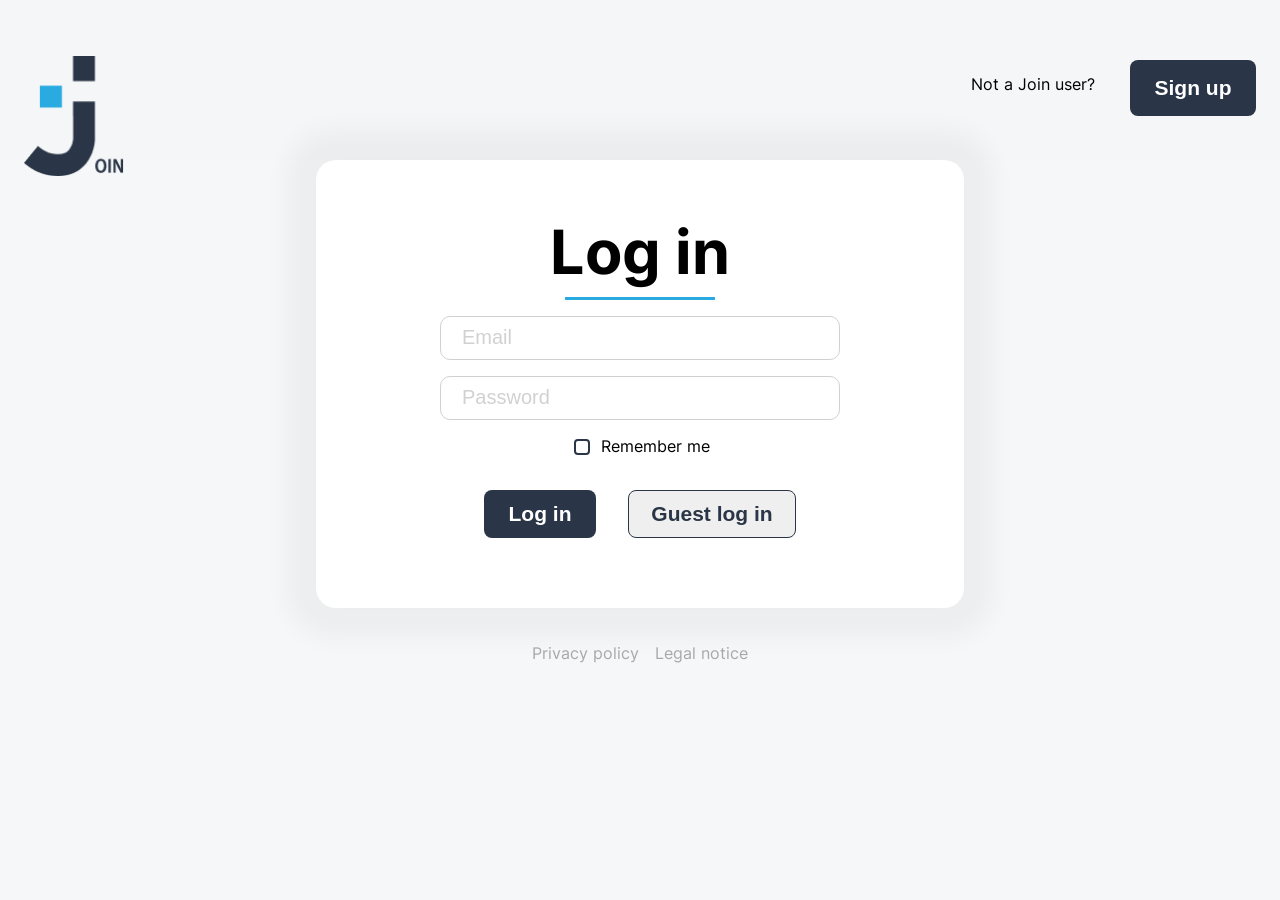
<file: index.html>
<!DOCTYPE html>
<html lang="en">

<head>
    <meta charset="UTF-8">
    <meta name="viewport" content="width=device-width, initial-scale=1.0">
    <link rel="stylesheet" href="./CSS/style.css">
    <link rel="stylesheet" href="./CSS/keyframes.css">
    <link rel="stylesheet" href="./CSS/font.css">
    <link rel="stylesheet" href="./CSS/signupLoginResponsive.css">
    <title>Log in</title>
    <link rel="icon" type="image/x-icon" href="./img/Capa 2.png">
</head>

<body>
    <header class="header-login">
        <img class="intro-img logo-desktop" src="./img/Capa 2.png">
        <div class="not-user-container-desktop">
            <div class="not-user-text">Not a Join user?</div>
            <a href="signup.html"><button class="sign-up-button pointer color-blue-button font-size-21">Sign up</button></a>
        </div>
    </header>
    <div id="wrongPasswordContainer" class="wrong-password-container d-none">
        <div id="wrongPassword" class="wrong-password">Wrong password! Try again.</div>
    </div>
    <img class="intro-img-phone" src="./img/Capa 2.png">
    <div class="background-animation"></div>
    <img class="intro-img-responsive" src="./img/Capa2White.png">
    <main class="background">
        <form onsubmit="logIn(); return false" novalidate class="main-container">
            <div class="login-headline">Log in</div>
            <div class="blue-seperator"></div>
            <section class="data-container">
                <input id="loginEmail" placeholder="Email" required class="email-input margin-input" type="email">
                <div class="password-container width-login-password">
                    <input id="loginPassword" placeholder="Password" required class="password-input margin-input margin-8" type="password">
                    <div class="toggle-password" onclick="togglePassword('loginPassword')"></div>
                </div>
                <div class="remember-container">
                    <input type="checkbox" id="rememberMeCheckbox" class="remember-me-checkbox">
                    <label for="rememberMeCheckbox" class="remember-text">Remember me</label>
                </div>
                <div id="loginErrorMsg" class="error-message" style="color: red;"></div>
                <div class="login-buttons-container">
                    <button class="login-button pointer color-blue-button font-size-21">Log in</button>
                    <button type="button" onclick="guestLogin()" class="guest-button pointer color-white-button font-size-21">Guest log in</button>
                </div>
                </div>
            </section>
        </form>
        <section class="not-user-container not-user-container-phone">
            <div class="not-user-text">Not a Join user?</div>
            <a href="signup.html"><button class="sign-up-button pointer color-blue-button font-size-21">Sign up</button></a>
        </section>
        <section class="legal-privacy-container">
            <a href="privacyPolicyExtern.html" class="privacy-policy-extern">Privacy policy</a>
            <a href="legalNoticeExtern.html" class="privacy-policy-extern">Legal notice</a>
        </section>
    </main>
</body>
<script src="./JS/storage.js"></script>
<script src="./JS/storageHelp.js"></script>
<script src="./JS/login.js"></script>

</html>
</file>
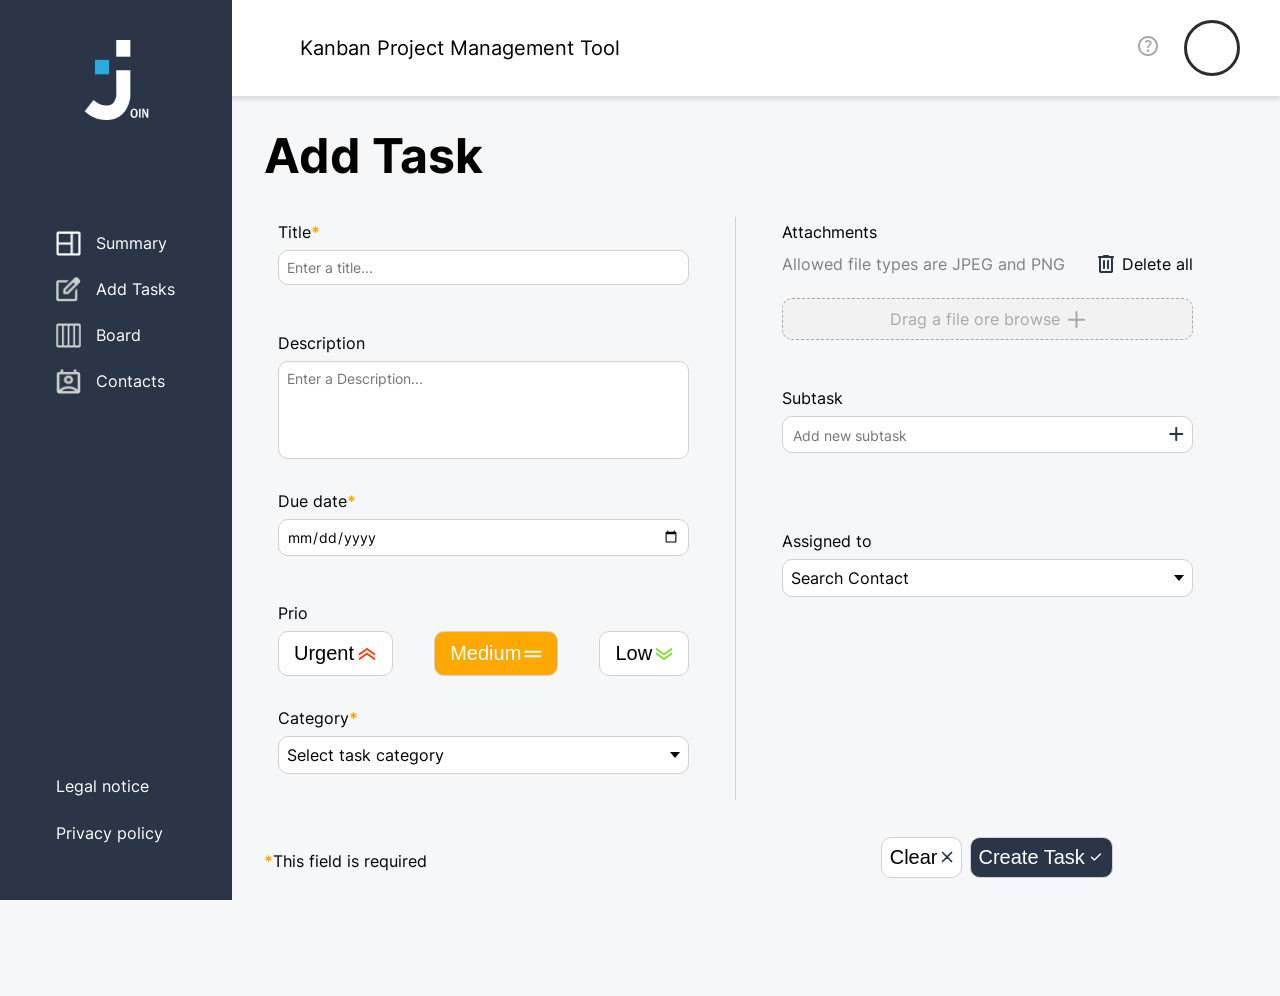
<file: addTask.html>
<!DOCTYPE html>
<html lang="en">
<head>
    <meta charset="UTF-8">
    <meta name="viewport" content="width=device-width, initial-scale=1.0">
    <title>Add Task</title>
    <link rel="icon" type="image/x-icon" href="./img/Capa 2.png">
    <link rel="stylesheet" href="./CSS/addTask.css">
    <link rel="stylesheet" href="./CSS/responsiveAddTask.css">
    <link rel="stylesheet" href="./CSS/font.css">
    <link rel="stylesheet" href="./CSS/bluebar.css">
    <link rel="stylesheet" href="./CSS/topbar.css">
    <link rel="stylesheet" href="./CSS/legalPrivacy.css">
    <link rel="stylesheet" href="./CSS/uploadImage.css">
    <link rel="stylesheet" href="./CSS/help.css">
</head>
<body onload="onloadFunction()">
    <section id="imageModal" class="image-modal">
        <span id="closeModal">&times;</span>
        <div class="image-container-modal">
            <img id="modalImage">
            <div class="modal-controls">
                <div>
                    <div class="modal-info"></div>
                    <div class="modal-buttons">
                        <img class="prev-img-modal" src="./img/arrow_right.png" alt="Delete" onclick="prevImage()">
                        <img class="traschcan-img-modal" src="./img/trash.svg" alt="Delete" onclick="deleteCurrentImage()">
                        <img class="next-img-modal" src="./img/arrow_left.png" alt="Delete" onclick="nextImage()">
                    </div>
                </div>
                <div class="image-info">
                    <p>Name: <span id="modalImageName"></span></p> 
                    <p>Size: <span id="modalImageSize"></span></p>
                </div>
            </div>
        </div>
    </section>
    <header class="header-container" w3-include-html="./templates/topbar.html"></header>
    <main class="content-container">
        <section class="parent-container">
            <div id="addedToBoard" class="added-to-board d-none">
                <div>Task added to board</div>
                <img src="./img/addTaskImg/board-white.png">
            </div>
            <form onsubmit="validateAndAddTask(); return false" novalidate class="main-container-task">
                <div class="aot-task-container">
                    <div class="add-task-title">Add Task</div>
                </div>
                <section class="main-container-task-one-two">
                    <div class="add-task-set-up-one-container">
                        <section class="add-task-set-up-one">
                            <fieldset class="inputs-flex">
                                <label>Title<b style="color: orange;">*</b></label>
                                <input id="taskTitle" placeholder="Enter a title..." minlength="4"
                                       class="task-input-field" onblur="validateTitle()">
                                <div id="correctTitle" class="correct-incorrect"></div>
                            </fieldset>
                            <fieldset class="inputs-flex">
                                <label>Description</label>
                                <textarea style="height: 80px; resize: none;" id="taskDescription"
                                    placeholder="Enter a Description..." minlength="4" class="task-input-field"
                                    id="description"></textarea>
                            </fieldset>
                            <fieldset class="inputs-flex">
                                <label>Due date<b style="color: orange;">*</b></label>
                                <input id="date" type="date" class="task-input-field date" onblur="validateDate()">
                                <div id="correctDate" class="correct-incorrect"></div>
                            </fieldset>
                            <fieldset class="inputs-flex">
                                <label>Prio</label>
                                <section class="button-prio-width">
                                    <button onclick="addPrioEventListeners(); changeColor(this)" id="urgentButton"
                                        type="button" class="button-prio">
                                        <div class="center">
                                            <div class="button-txt-img">Urgent
                                                <svg class="prio-photos" width="18" height="12" viewBox="0 0 18 12"
                                                    fill="none" xmlns="http://www.w3.org/2000/svg">
                                                    <g clip-path="url(#clip0_75609_16177)">
                                                        <path class="urgentSelected" d="M9.00002 4.75476C9.19945 4.75443 9.39372 4.81633 9.55427 4.93137L17.1228 10.3653C17.2212 10.4361 17.3044 10.525 17.3675 10.627C17.4307 10.7291 17.4725 10.8422 17.4907 10.9599C17.5273 11.1977 17.4654 11.4399 17.3184 11.6333C17.1714 11.8266 16.9514 11.9553 16.7068 11.9909C16.4623 12.0266 16.2131 11.9664 16.0143 11.8234L9.00002 6.7925L1.98577 11.8234C1.8873 11.8942 1.77545 11.9454 1.65662 11.9742C1.53779 12.0029 1.4143 12.0086 1.2932 11.9909C1.1721 11.9733 1.05577 11.9326 0.950844 11.8712C0.845915 11.8099 0.754446 11.729 0.681662 11.6333C0.608878 11.5375 0.556201 11.4288 0.52664 11.3132C0.49708 11.1977 0.491215 11.0776 0.509379 10.9599C0.527545 10.8422 0.569382 10.7291 0.632508 10.627C0.695632 10.525 0.778805 10.4361 0.87728 10.3653L8.44577 4.93137C8.60631 4.81633 8.80059 4.75443 9.00002 4.75476Z" />
                                                        <path class="urgentSelected" d="M9.00002 -0.000121266C9.19945 -0.000455511 9.39372 0.0614475 9.55427 0.176482L17.1228 5.61045C17.3216 5.75336 17.454 5.96724 17.4907 6.20502C17.5273 6.4428 17.4654 6.68501 17.3184 6.87837C17.1714 7.07173 16.9514 7.20039 16.7068 7.23606C16.4623 7.27173 16.2131 7.21147 16.0143 7.06856L9.00002 2.03761L1.98577 7.06856C1.78689 7.21147 1.53777 7.27173 1.2932 7.23606C1.04863 7.20039 0.828657 7.07173 0.681662 6.87837C0.534667 6.68501 0.472695 6.4428 0.509379 6.20502C0.546065 5.96723 0.678402 5.75336 0.87728 5.61044L8.44577 0.176482C8.60631 0.0614474 8.80059 -0.000455546 9.00002 -0.000121266Z" />
                                                    </g>
                                                    <defs>
                                                        <clipPath id="clip0_75609_16177">
                                                            <rect width="17" height="12" fill="white"
                                                                transform="translate(17.5 12) rotate(-180)" />
                                                        </clipPath>
                                                    </defs>
                                                </svg>
                                            </div>
                                        </div>
                                    </button>
                                    <button onclick="addPrioEventListeners(); changeColor(this)" id="mediumButton"
                                        type="button" class="button-prio orange-background mediumSelected">
                                        <div class="center">
                                            <div class="button-txt-img">Medium
                                                <svg width="18" height="8" viewBox="0 0 18 8" fill="none"
                                                    xmlns="http://www.w3.org/2000/svg">
                                                    <path class="mediumSelected" d="M16.5685 7.16658L1.43151 7.16658C1.18446 7.16658 0.947523 7.06773 0.772832 6.89177C0.598141 6.71581 0.5 6.47716 0.5 6.22831C0.5 5.97947 0.598141 5.74081 0.772832 5.56485C0.947523 5.38889 1.18446 5.29004 1.43151 5.29004L16.5685 5.29004C16.8155 5.29004 17.0525 5.38889 17.2272 5.56485C17.4019 5.74081 17.5 5.97947 17.5 6.22831C17.5 6.47716 17.4019 6.71581 17.2272 6.89177C17.0525 7.06773 16.8155 7.16658 16.5685 7.16658Z" />
                                                    <path class="mediumSelected" d="M16.5685 2.7098L1.43151 2.7098C1.18446 2.7098 0.947523 2.61094 0.772832 2.43498C0.598141 2.25902 0.5 2.02037 0.5 1.77152C0.5 1.52268 0.598141 1.28403 0.772832 1.10807C0.947523 0.932105 1.18446 0.833252 1.43151 0.833252L16.5685 0.833252C16.8155 0.833252 17.0525 0.932105 17.2272 1.10807C17.4019 1.28403 17.5 1.52268 17.5 1.77152C17.5 2.02037 17.4019 2.25902 17.2272 2.43498C17.0525 2.61094 16.8155 2.7098 16.5685 2.7098Z" />
                                                </svg>
                                            </div>
                                        </div>
                                    </button>
                                    <button onclick="addPrioEventListeners(); changeColor(this)" id="lowButton"
                                        type="button" class="button-prio">
                                        <div class="center">
                                            <div class="button-txt-img">Low
                                                <svg width="18" height="12" viewBox="0 0 18 12" fill="none"
                                                    xmlns="http://www.w3.org/2000/svg">
                                                    <g clip-path="url(#clip0_75609_16171)">
                                                        <path class="lowSelected" d="M8.99998 7.24524C8.80055 7.24557 8.60628 7.18367 8.44574 7.06863L0.877242 1.63467C0.778768 1.56391 0.695595 1.47498 0.632471 1.37296C0.569347 1.27094 0.527508 1.15784 0.509344 1.0401C0.472658 0.802317 0.53463 0.560105 0.681625 0.366747C0.828621 0.17339 1.0486 0.0447247 1.29317 0.00905743C1.53773 -0.0266099 1.78686 0.0336422 1.98574 0.176559L8.99998 5.2075L16.0142 0.17656C16.1127 0.105795 16.2245 0.0545799 16.3434 0.02584C16.4622 -0.00289994 16.5857 -0.00860237 16.7068 0.00905829C16.8279 0.0267189 16.9442 0.0673968 17.0492 0.128769C17.1541 0.190142 17.2456 0.271007 17.3183 0.366748C17.3911 0.462489 17.4438 0.571231 17.4734 0.686765C17.5029 0.802299 17.5088 0.922362 17.4906 1.0401C17.4725 1.15784 17.4306 1.27094 17.3675 1.37296C17.3044 1.47498 17.2212 1.56391 17.1227 1.63467L9.55423 7.06863C9.39369 7.18367 9.19941 7.24557 8.99998 7.24524Z" />
                                                        <path class="lowSelected" d="M8.99998 12.0001C8.80055 12.0005 8.60628 11.9386 8.44574 11.8235L0.877242 6.38955C0.678366 6.24664 0.546029 6.03276 0.509344 5.79498C0.472658 5.5572 0.53463 5.31499 0.681625 5.12163C0.828621 4.92827 1.0486 4.79961 1.29317 4.76394C1.53773 4.72827 1.78686 4.78853 1.98574 4.93144L8.99998 9.96239L16.0142 4.93144C16.2131 4.78853 16.4622 4.72827 16.7068 4.76394C16.9514 4.79961 17.1713 4.92827 17.3183 5.12163C17.4653 5.31499 17.5273 5.5572 17.4906 5.79498C17.4539 6.03276 17.3216 6.24664 17.1227 6.38956L9.55423 11.8235C9.39369 11.9386 9.19941 12.0005 8.99998 12.0001Z" />
                                                    </g>
                                                    <defs>
                                                        <clipPath id="clip0_75609_16171">
                                                            <rect width="17" height="12" fill="white"
                                                                transform="translate(0.5)" />
                                                        </clipPath>
                                                    </defs>
                                                </svg>
                                            </div>
                                        </div>
                                    </button>
                                </section>
                            </fieldset>
                            <fieldset class="inputs-flex">
                                <label>Category<b style="color: orange;">*</b></label>
                                <div class="drop-down pointer" tabindex="0" onblur="validateCategory()">
                                    <div class="select" id="selectCategoryContainer">
                                        <span class="selected" id="selectCategory">Select task category</span>
                                        <div class="caret"></div>
                                    </div>
                                    <ul class="menu" id="categoryMenu">
                                        <li onclick="selectCategory('Technical Task')">Technical Task</li>
                                        <li onclick="selectCategory('User Story')">User Story</li>
                                        <li onclick="selectCategory('Design')">Design</li>
                                    </ul>
                                </div>
                                <div id="correctCategory" class="correct-incorrect"></div>
                            </fieldset>
                        </section>
                    </div>
                    <div class="seperate-container">
                    </div>
                    <div class="add-task-set-up-two-container">
                    <section class="add-task-set-up-two">
                        <fieldset class="inputs-flex">
                            <section>
                                <label>Attachments</label>
                                <div class="attachments-info">
                                    <p>Allowed file types are JPEG and PNG</p>
                                    <div class="delete-img-cotainer" onclick="deleteAllImages()">
                                        <img src="./img/delete_img.svg">
                                        <d class="attachments-delete">Delete all</d>
                                    </div>
                                </div>
                            </section>
                                <input id="fileUpload" type="file" class="none" accept="image/*"> 
                                <div class="drop-area" id="dropZone">
                                    <d>Drag a file ore browse</d>
                                    <img class="plus-button" src="./img/plus.svg" onclick="fileUpload.click()">
                                </div>
                                <fieldset class="inputs-flex" id="gallery"></fieldset>
                            </section>         
                            <fieldset class="inputs-flex height-subtask">
                                <label>Subtask</label>
                                <section class="input-with-img">
                                    <div style="display: flex; align-items: center; width: 100%;">
                                        <input placeholder="Add new subtask" class="task-input-with-img"
                                            oninput="onInputChange()" id="inputFieldSubtask">
                                        <img src="./img/addTaskImg/plus.svg" class="input-field-svg" id="plusImg">
                                    </div>
                                    <div class="check-cross-position" id="closeOrAccept">
                                        <button type="button" class="button-transparacy">
                                            <img onclick="clearSubtaskInput(event)" src="./img/addTaskImg/close.svg"
                                                class="subtaskButtons" alt="close">
                                        </button>
                                        <button type="button" class="button-transparacy">
                                            <img onclick="addSubtask(event)" src="./img/addTaskImg/checkBlack.svg"
                                                class="subtaskButtons" alt="accept">
                                        </button>
                                    </div>
                                </section>
                                <div class="subtask-container" id="subtasksContainer"></div>
                            </fieldset>
                            <fieldset class="inputs-flex margin-bottom-32">
                                <label>Assigned to</label>
                                <div class="drop-down pointer">
                                    <div class="select">
                                        <span class="selected" id="selectContact">Search Contact</span>
                                        <div class="caret"></div>
                                    </div>
                                    <ul class="menu" id="contactList"></ul>
                                </div>
                                <div class="bubble-setup">
                                    <div id="contactsDisplayBubble" class="assigned-contacts-container"></div>
                                </div>
                            </fieldset>
                        </fieldset>
                    </div>
                </section>
                <section class="button-end-process-container">
                    <span><b style="color: orange;">*</b>This field is required</span>
                    <div class="creat-and-close-buttons">
                        <button type="button" class="color-white-button clear-button" onclick="removeAllInput()">
                            <div class="button-txt-img">Clear<img src="./img/addTaskImg/close.svg" class="close-svg">
                            </div>
                        </button>
                        <button id="addTaskButton" class="color-blue-button" type="submit">
                            <div class="button-txt-img">Create Task <img src="./img/addTaskImg/check.svg" class="check-svg">
                            </div>
                        </button>
                    </div>
                </section>
            </form>
        </section>
    </main>
    <footer class="tools-container" w3-include-html="./templates/bluebar.html"></footer>
</body>
<script src="./JS/storage.js"></script>
<script src="./JS/storageHelp.js"></script>
<script src="./JS/include.js"></script>
<script src="./JS/logout.js"></script>
<script src="./JS/topbar.js"></script>  
<script src="./JS/addTaskEventlistener.js"></script>
<script src="./JS/addTask.js"></script>
<script src="./JS/addTaskHelp.js"></script>
<script src="./JS/addTaskHtml.js"></script>
<script src="./JS/summary.js"></script>
<script src="./JS/uploadImage.js"></script>
<script src="./JS/uploadImageHelp.js"></script>
</html>
</file>
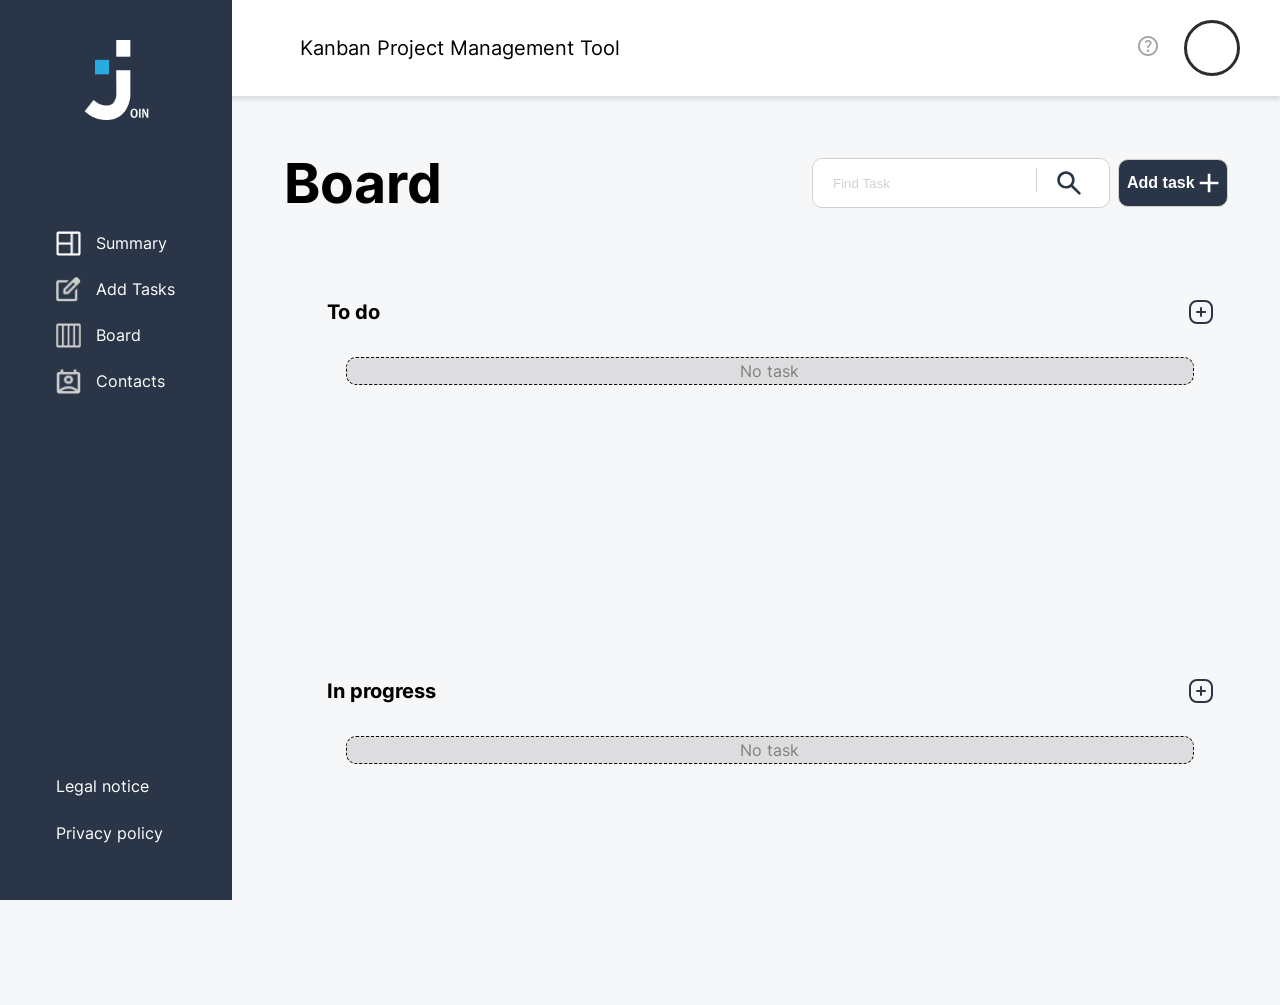
<file: board.html>
<!DOCTYPE html>
<html lang="en">
<head>
    <meta charset="UTF-8">
    <meta name="viewport" content="width=device-width, initial-scale=1.0">
    <title>Board</title>
    <link rel="icon" type="image/x-icon" href="./img/Capa 2.png">
    <link rel="stylesheet" href="./CSS/board.css">
    <link rel="stylesheet" href="./CSS/style.css">
    <link rel="stylesheet" href="./CSS/font.css">
    <link rel="stylesheet" href="./CSS/bluebar.css">
    <link rel="stylesheet" href="./CSS/topbar.css">
    <link rel="stylesheet" href="./CSS/responsive.css">
    <link rel="stylesheet" href="./CSS/responsiveBoard.css">
    <link rel="stylesheet" href="./CSS/legalPrivacy.css">
    <link rel="stylesheet" href="./CSS/addTask.css">
    <link rel="stylesheet" href="./CSS/responsiveAddTask.css">
    <link rel="stylesheet" href="./CSS/uploadImage.css">
    <link rel="stylesheet" href="./CSS/help.css">
</head>
<body  onload="initBoard(); onloadFunction()">
    <section id="imageModal" class="image-modal">
        <span id="closeModal">&times;</span>
        <div class="image-container-modal">
            <img id="modalImage">
            <div class="modal-controls">
                <div>
                    <div class="modal-info"></div>
                    <div class="modal-buttons">
                        <img class="prev-img-modal" src="./img/arrow_right.png" alt="Delete" onclick="prevImage()">
                        <img class="traschcan-img-modal" src="./img/trash.svg" alt="Delete" onclick="deleteCurrentImage()" id="deleteRemove">
                        <img class="next-img-modal" src="./img/arrow_left.png" alt="Delete" onclick="nextImage()">
                    </div>
                </div>
                <div class="image-info">
                    <p>Name: <span id="modalImageName"></span></p> 
                    <p>Size: <span id="modalImageSize"></span></p>
                </div>
                <div class="download-button-container">
                    <button class="download-button" onclick="downloadCurrentImage()">Download</button>
                </div>
            </div>
        </div>
    </section>
    <section onclick="closeAddTaskInBoard()" id="addTaskContainerInBoard" class="addTask-window-container d-none">
        <div onclick="doNotClose(event)" id="addTaskPopUp" class="parent-Container-for-addTask-board addTask-window">
            <form class="main-container-task-board" novalidate>
                <div class="board-form">
                    <div class="aot-task-container-small">
                        <div class="add-task-title">Add Task</div>
                    </div>
                    <div>
                        <div class="main-container-task-one-two-small">
                            <section class="add-task-set-up-one-container">
                                <div class="add-task-set-up-one">
                                    <fieldset class="inputs-flex">
                                        <span>Title<b style="color: orange;">*</b></span>
                                        <input id="taskTitle" required placeholder="Enter a title..." minlength="4"
                                            class="task-input-field">
                                            <div id="correctTitle" class="correct-incorrect"></div>
                                    </fieldset>
                                    <fieldset class="inputs-flex">
                                        <span>Description</span>
                                        <textarea style="height: 80px; resize: none;" id="taskDescription" required
                                            placeholder="Enter a Description..." minlength="4" class="task-input-field"
                                            id="description"></textarea>
                                    </fieldset>
                                    <fieldset class="inputs-flex">
                                        <span>Due date<b style="color: orange;">*</b></span>
                                        <input id="date" type="date" class="task-input-field date">
                                        <div id="correctDate" class="correct-incorrect"></div>
                                    </fieldset>
                                    <fieldset class="inputs-flex">
                                        <span>Prio</span>
                                        <div class="button-prio-width">
                                        <button onclick="addPrioEventListeners(); changeColor(this)" id="urgentButton" type="button" class="button-prio">
                                            <div class="center">
                                                <div class="button-txt-img">Urgent
                                                    <svg class="prio-photos" width="18" height="12" viewBox="0 0 18 12"
                                                        fill="none" xmlns="http://www.w3.org/2000/svg">
                                                        <g clip-path="url(#clip0_75609_16177)">
                                                            <path class="urgentSelected" d="M9.00002 4.75476C9.19945 4.75443 9.39372 4.81633 9.55427 4.93137L17.1228 10.3653C17.2212 10.4361 17.3044 10.525 17.3675 10.627C17.4307 10.7291 17.4725 10.8422 17.4907 10.9599C17.5273 11.1977 17.4654 11.4399 17.3184 11.6333C17.1714 11.8266 16.9514 11.9553 16.7068 11.9909C16.4623 12.0266 16.2131 11.9664 16.0143 11.8234L9.00002 6.7925L1.98577 11.8234C1.8873 11.8942 1.77545 11.9454 1.65662 11.9742C1.53779 12.0029 1.4143 12.0086 1.2932 11.9909C1.1721 11.9733 1.05577 11.9326 0.950844 11.8712C0.845915 11.8099 0.754446 11.729 0.681662 11.6333C0.608878 11.5375 0.556201 11.4288 0.52664 11.3132C0.49708 11.1977 0.491215 11.0776 0.509379 10.9599C0.527545 10.8422 0.569382 10.7291 0.632508 10.627C0.695632 10.525 0.778805 10.4361 0.87728 10.3653L8.44577 4.93137C8.60631 4.81633 8.80059 4.75443 9.00002 4.75476Z" />
                                                            <path class="urgentSelected" d="M9.00002 -0.000121266C9.19945 -0.000455511 9.39372 0.0614475 9.55427 0.176482L17.1228 5.61045C17.3216 5.75336 17.454 5.96724 17.4907 6.20502C17.5273 6.4428 17.4654 6.68501 17.3184 6.87837C17.1714 7.07173 16.9514 7.20039 16.7068 7.23606C16.4623 7.27173 16.2131 7.21147 16.0143 7.06856L9.00002 2.03761L1.98577 7.06856C1.78689 7.21147 1.53777 7.27173 1.2932 7.23606C1.04863 7.20039 0.828657 7.07173 0.681662 6.87837C0.534667 6.68501 0.472695 6.4428 0.509379 6.20502C0.546065 5.96723 0.678402 5.75336 0.87728 5.61044L8.44577 0.176482C8.60631 0.0614474 8.80059 -0.000455546 9.00002 -0.000121266Z" />
                                                        </g>
                                                        <defs>
                                                            <clipPath id="clip0_75609_16177">
                                                                <rect width="17" height="12" fill="white"
                                                                    transform="translate(17.5 12) rotate(-180)" />
                                                            </clipPath>
                                                        </defs>
                                                    </svg>
                                                </div>
                                            </div>
                                        </button>
                                    <button onclick="addPrioEventListeners(); changeColor(this)" id="mediumButton"
                                        type="button" class="button-prio orange-background mediumSelected">
                                        <div class="center">
                                            <div class="button-txt-img">Medium
                                                <svg width="18" height="8" viewBox="0 0 18 8" fill="none"
                                                    xmlns="http://www.w3.org/2000/svg">
                                                    <path class="mediumSelected" d="M16.5685 7.16658L1.43151 7.16658C1.18446 7.16658 0.947523 7.06773 0.772832 6.89177C0.598141 6.71581 0.5 6.47716 0.5 6.22831C0.5 5.97947 0.598141 5.74081 0.772832 5.56485C0.947523 5.38889 1.18446 5.29004 1.43151 5.29004L16.5685 5.29004C16.8155 5.29004 17.0525 5.38889 17.2272 5.56485C17.4019 5.74081 17.5 5.97947 17.5 6.22831C17.5 6.47716 17.4019 6.71581 17.2272 6.89177C17.0525 7.06773 16.8155 7.16658 16.5685 7.16658Z" />
                                                    <path class="mediumSelected" d="M16.5685 2.7098L1.43151 2.7098C1.18446 2.7098 0.947523 2.61094 0.772832 2.43498C0.598141 2.25902 0.5 2.02037 0.5 1.77152C0.5 1.52268 0.598141 1.28403 0.772832 1.10807C0.947523 0.932105 1.18446 0.833252 1.43151 0.833252L16.5685 0.833252C16.8155 0.833252 17.0525 0.932105 17.2272 1.10807C17.4019 1.28403 17.5 1.52268 17.5 1.77152C17.5 2.02037 17.4019 2.25902 17.2272 2.43498C17.0525 2.61094 16.8155 2.7098 16.5685 2.7098Z" />
                                                </svg>
                                            </div>
                                        </div>
                                    </button>
                                    <button onclick="addPrioEventListeners(); changeColor(this)" id="lowButton"
                                        type="button" class="button-prio">
                                        <div class="center">
                                            <div class="button-txt-img">Low
                                                <svg width="18" height="12" viewBox="0 0 18 12" fill="none"
                                                    xmlns="http://www.w3.org/2000/svg">
                                                    <g clip-path="url(#clip0_75609_16171)">
                                                        <path class="lowSelected" d="M8.99998 7.24524C8.80055 7.24557 8.60628 7.18367 8.44574 7.06863L0.877242 1.63467C0.778768 1.56391 0.695595 1.47498 0.632471 1.37296C0.569347 1.27094 0.527508 1.15784 0.509344 1.0401C0.472658 0.802317 0.53463 0.560105 0.681625 0.366747C0.828621 0.17339 1.0486 0.0447247 1.29317 0.00905743C1.53773 -0.0266099 1.78686 0.0336422 1.98574 0.176559L8.99998 5.2075L16.0142 0.17656C16.1127 0.105795 16.2245 0.0545799 16.3434 0.02584C16.4622 -0.00289994 16.5857 -0.00860237 16.7068 0.00905829C16.8279 0.0267189 16.9442 0.0673968 17.0492 0.128769C17.1541 0.190142 17.2456 0.271007 17.3183 0.366748C17.3911 0.462489 17.4438 0.571231 17.4734 0.686765C17.5029 0.802299 17.5088 0.922362 17.4906 1.0401C17.4725 1.15784 17.4306 1.27094 17.3675 1.37296C17.3044 1.47498 17.2212 1.56391 17.1227 1.63467L9.55423 7.06863C9.39369 7.18367 9.19941 7.24557 8.99998 7.24524Z" />
                                                        <path class="lowSelected" d="M8.99998 12.0001C8.80055 12.0005 8.60628 11.9386 8.44574 11.8235L0.877242 6.38955C0.678366 6.24664 0.546029 6.03276 0.509344 5.79498C0.472658 5.5572 0.53463 5.31499 0.681625 5.12163C0.828621 4.92827 1.0486 4.79961 1.29317 4.76394C1.53773 4.72827 1.78686 4.78853 1.98574 4.93144L8.99998 9.96239L16.0142 4.93144C16.2131 4.78853 16.4622 4.72827 16.7068 4.76394C16.9514 4.79961 17.1713 4.92827 17.3183 5.12163C17.4653 5.31499 17.5273 5.5572 17.4906 5.79498C17.4539 6.03276 17.3216 6.24664 17.1227 6.38956L9.55423 11.8235C9.39369 11.9386 9.19941 12.0005 8.99998 12.0001Z" />
                                                    </g>
                                                    <defs>
                                                        <clipPath id="clip0_75609_16171">
                                                            <rect width="17" height="12" fill="white"
                                                                transform="translate(0.5)" />
                                                        </clipPath>
                                                    </defs>
                                                </svg>
                                            </div>
                                        </div>
                                    </button>
                                        </div>
                                    </fieldset>
                                    <fieldset class="inputs-flex">
                                        <span>Category<b style="color: orange;">*</b></span>
                                        <div class="drop-down">
                                            <div class="select" id="selectCategoryContainer">
                                                <span class="selected" id="selectCategory">Select task category</span>
                                                <div class="caret"></div>
                                            </div>
                                            <ul onclick="addCategoryEventListener()" class="menu" id="categoryMenu">
                                                <li>Technical Task</li>
                                                <li>User Story</li>
                                                <li>Design</li>
                                            </ul>
                                        </div>
                                        <div id="correctCategory" class="correct-incorrect"></div>
                                    </fieldset>
                                </div>
                            </section>
                            <div class="seperate-container">
                            </div>
                            <div class="add-task-set-up-two-container">
                                <div class="add-task-set-up-two">
                                    <fieldset class="inputs-flex">
                                        <div>
                                            <span>Attachments</span>
                                            <div class="attachments-info">
                                                <p>Allowed file types are JPEG and PNG</p>
                                                <div class="delete-img-cotainer" onclick="deleteAllImages()">
                                                    <img src="./img/delete_img.svg">
                                                    <d class="attachments-delete">Delete all</d>
                                                </div>
                                            </div>
                                        </div>
                                            <input id="fileUpload" type="file" class="none" accept="image/*"> 
                                            <div class="drop-area" id="dropZone">
                                                <d>Drag a file ore browse</d>
                                                <img class="plus-button" src="./img/plus.svg" onclick="fileUpload.click()">
                                            </div>
                                            <div class="inputs-flex" id="gallery"></div>
                                    </fieldset>  
                                    <fieldset class="inputs-flex height-subtask">
                                        <span>Subtask</span>
                                        <div class="input-with-img">
                                            <div style="display: flex; align-items: center; width: 100%;">
                                                <input required placeholder="Add new subtask"
                                                    class="task-input-with-img" oninput="onInputChange()"
                                                    id="inputFieldSubtask">
                                                <img src="./img/addTaskImg/plus.svg" class="input-field-svg" id="plusImg">
                                            </div>
                                            <div class="check-cross-position" id="closeOrAccept">
                                                <div>
                                                    <button class="button-transparacy">
                                                        <img onclick="clearSubtaskInput(event)" src="./img/addTaskImg/close.svg"
                                                            class="subtaskButtons" alt="close">
                                                    </button>
                                                </div>
                                                <div>
                                                    <button class="button-transparacy">
                                                        <img onclick="addSubtask(event)" src="./img/addTaskImg/checkBlack.svg"
                                                            class="subtaskButtons" alt="accept">
                                                    </button>
                                                </div>
                                            </div>
                                        </div>
                                        <div class="subtask-container" id="subtasksContainer"></div>
                                    </fieldset>
                                    <fieldset class="inputs-flex">
                                        <span>Assigned to</span>
                                        <div class="drop-down">
                                            <div class="select">
                                                <span class="selected" id="selectContact">Search Contact</span>
                                                <div class="caret"></div>
                                            </div>
                                            <ul class="menu" id="contactList"></ul>
                                        </div>
                                        <div class="bubble-setup">
                                            <div id="contactsDisplayBubble" class="assigned-contacts-container"></div>
                                        </div>
                                    </fieldset>
                                </div>
                            </div>
                        </div>
                    </div>
                    <fieldset class="button-end-process-container-small board-button-end-process-container">
                        <span><b style="color: orange;">*</b>This field is required</span>
                        <div class="creat-and-close-buttons">
                            <button onclick="closeAddTaskInBoard()" type="button" class="color-white-button"
                                onclick="removeAllInput()">
                                <div class="button-txt-img">Cancel<img src="./img/addTaskImg/close.svg" class="close-svg">
                                </div>
                            </button>
                            <button onclick="validateAndAddTask()" id="addTaskButton" type="button"
                                class="color-blue-button">
                                <div class="button-txt-img">Create Task <img src="./img/addTaskImg/check.svg"
                                        class="check-svg">
                                </div>
                            </button>
                        </div>
                    </fieldset>
                </div>
            </form>
        </div>
    </section>
    <header class="header-container" w3-include-html="./templates/topbar.html"></header>
    <main class="content-container-board">
        <div class="open-tasks-container">
        <div class="inner-board-container">
        <section class="upper-board">
            <div class="aot">
                <h1>Board</h1>
                <div class="find-task-button-and-input">
                    <div class="find-task-container"> 
                        <div class="input-with-img-board">
                            <input class="find-task-input" placeholder="Find Task" id="search" minlength="3"
                                onkeyup="filterTask()" onblur="validateSearch(this)">
                            <div class="seperate-line"></div>
                            <img src="./img/boardImg/search.svg" class="input-svg pointer" onclick="filterTask()">
                        </div>
                        <div class="error-message-container">
                            <e id="correctSearch" class="correct-incorrect margin-8"></e>
                        </div>
                    </div>
                    <div>
                        <button onclick="openAddTaskInBoard()" class="add-task-button color-blue-button board-height">
                            <div class="txt-svg-centering-add-task"><b class="display-none">Add task</b><img
                                    class="svg-size" src="./img/boardImg/plus.svg">
                            </div>
                        </button>
                    </div>
                </div>
            </div>
            <div class="find-task-container-mobile"> 
                <div class="input-with-img-smal-scren">
                    <input class="find-task-input" placeholder="Find Task" id="searchSmall" minlength="3" onkeyup="filterTask()" onblur="validateSearch(this)">
                    <div class="seperate-line"></div>
                    <img src="./img/boardImg/search.svg" class="input-svg pointer" onclick="filterTask()">
                </div> 
                <div class="error-message-container">
                    <e id="correctSearchSmall" class="correct-incorrect margin-8"></e>
                </div>
            </div> 
            
            </section>           
            <div id="clickHere" class="click-here-box display-none-a">
                <div>
                    <b id="taskCount">0</b> Task(s) found
                </div>
                <a onclick="clearClickHere()" class="back-button">Reset search</a>
            </div>
            <section class="board-position-lower">
                <fieldset class="task-width">
                    <section class="adjust-width">
                        <span class="txt-svg-cetering">To do <img id="toDo" onclick="openAddTaskInBoard()"
                                class="txt-svg-centering pointer" src="./img/boardImg/add.svg"></span>
                        <div class="position-relative">
                            <div class="drag-area board-task-set-up no-task" id="toDoTasks"
                                ondrop="moveTo('todo', event); removeHighlight(event);" 
                                ondragend="removeHighlight(event);" 
                                ondragleave="removeHighlight(event);" 
                                ondragover="allowDrop(event); highlight(event)">
                            </div>
                        </div>
                    </section>
                </fieldset>
                <fieldset class="task-width">
                    <section class="adjust-width">
                        <span class="txt-svg-cetering">In progress <img id="inProgress" onclick="openAddTaskInBoard()"
                                class="txt-svg-centering pointer" src="./img/boardImg/add.svg"></span>
                        <div class="position-relative">
                            <div class="drag-area board-task-set-up no-task" id="inProgressTasks"
                                ondrop="moveTo('inprogress', event); removeHighlight(event);" 
                                ondragend="removeHighlight(event);" 
                                ondragleave="removeHighlight(event);" 
                                ondragover="allowDrop(event); highlight(event)">
                            </div>
                        </div>
                    </section>
                </fieldset>
                <fieldset class="task-width">
                    <section class="adjust-width">
                        <span class="txt-svg-cetering">Await feedback <img id="awaitFeedback"
                                onclick="openAddTaskInBoard()" class="txt-svg-centering pointer"
                                src="./img/boardImg/add.svg"></span>
                        <div class="position-relative">
                            <div class="drag-area board-task-set-up no-task" id="feedbackTasks"
                                ondrop="moveTo('awaitfeedback', event); removeHighlight(event);" 
                                ondragend="removeHighlight(event);" 
                                ondragleave="removeHighlight(event);" 
                                ondragover="allowDrop(event); highlight(event)">
                        </div>
                        </div>
                    </section>
                </fieldset>
                <fieldset class="task-width">
                    <section class="adjust-width">
                        <span class="txt-svg-cetering">Done</span>
                        <div class="position-relative">
                            <div class="drag-area board-task-set-up no-task" id="done" ondrop="moveTo('done', event); removeHighlight(event);" 
                            ondragend="removeHighlight(event);" 
                            ondragleave="removeHighlight(event);" 
                            ondragover="allowDrop(event); highlight(event)">
                            </div>
                        </div>
                    </section>
                </fieldset>
            </section>
        </div>
        </div>
    </main>
    <footer class="tools-container" w3-include-html="./templates/bluebar.html"></footer>
</body>
<script src="./JS/include.js"></script>
<script src="./JS/storage.js"></script>
<script src="./JS/storageHelp.js"></script>
<script src="./JS/logout.js"></script>
<script src="./JS/boardEdit.js"></script>
<script src="./JS/boardEditHelp.js"></script>
<script src="./JS/boardFunctions.js"></script>
<script src="./JS/boardFunctionsHelp.JS"></script>
<script src="./JS/boardEventlistenerTemplateTaskFunctions.js"></script>
<script src="./JS/boardTaskFunctions.js"></script>
<script src="./JS/boardTaskFunctionsHelp.js"></script>
<script src="./JS/bordHtml.js"></script>
<script src="./JS/uploadImage.js"></script>
<script src="./JS/uploadImageHelp.js"></script>
<script src="./JS/addTask.js"></script>
<script src="./JS/addTaskHelp.js"></script>
<script src="./JS/addTaskHtml.js"></script>
<script src="./JS/addTaskEventlistener.js"></script>
<script src="./JS/topbar.js"></script>
<script src="./JS/summary.js"></script>
</html>
</file>
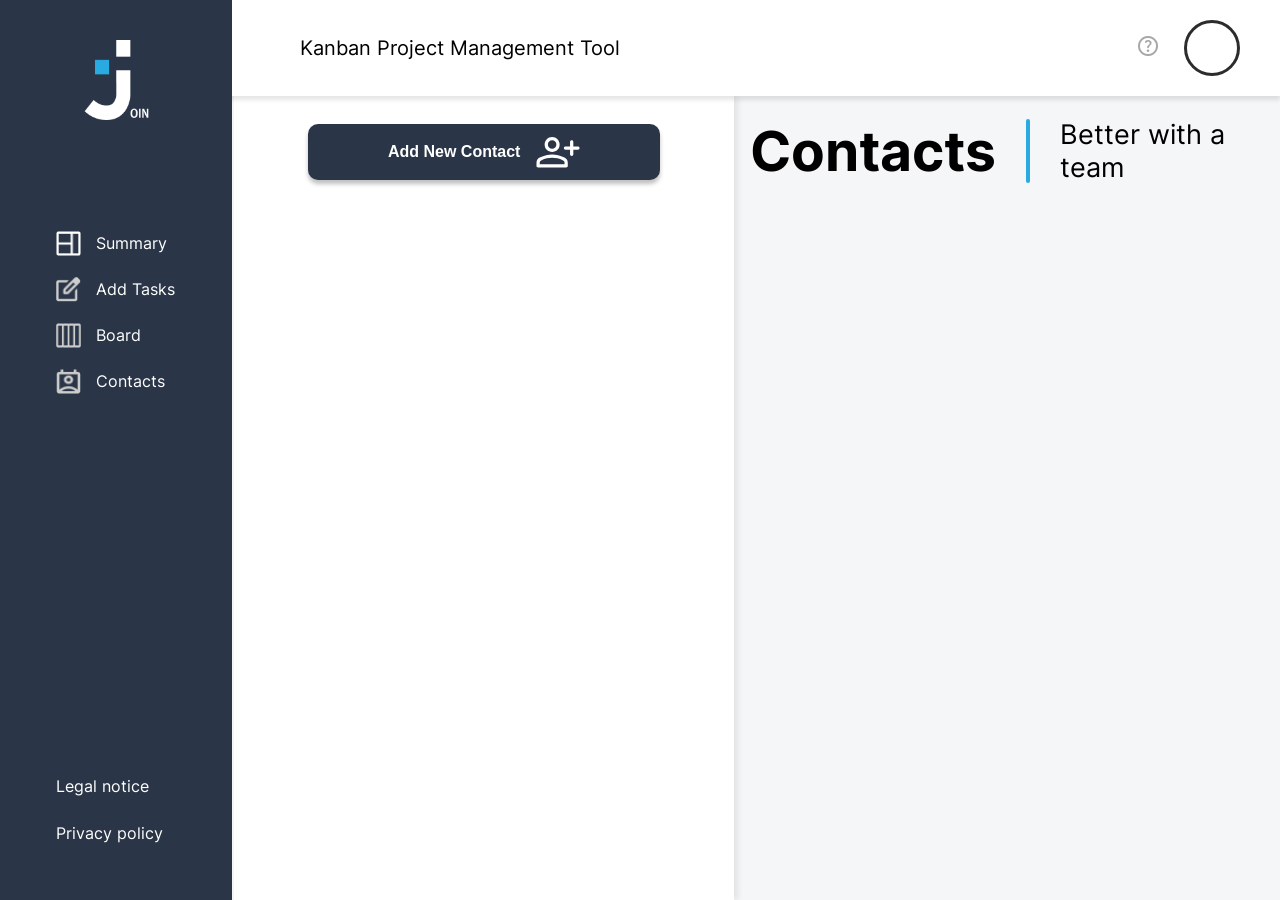
<file: contacts.html>
<!DOCTYPE html>
<html lang="en">
<head>
    <meta charset="UTF-8">
    <meta name="viewport" content="width=device-width, initial-scale=1.0">
    <link rel="stylesheet" href="./CSS/contacts.css">
    <link rel="stylesheet" href="./CSS/summary.css">
    <link rel="stylesheet" href="./CSS/style.css">
    <link rel="stylesheet" href="./CSS/font.css">
    <link rel="stylesheet" href="./CSS/responsive.css">
    <link rel="stylesheet" href="./CSS/bluebar.css">
    <link rel="stylesheet" href="./CSS/topbar.css">
    <link rel="stylesheet" href="./CSS/legalPrivacy.css">
    <link rel="stylesheet" href="./CSS/help.css">
    <title>Contacts</title>
    <link rel="icon" type="image/x-icon" href="./img/Capa 2.png">
</head>
<body onload="init()">
    <div class="success-box d-none" id="successBox">
        <div class="success-message" id="successMessage">Contact succesfully created</div>
    </div>
    <div class="success-delete-box d-none" id="successDeleteBox">
        <div class="success-delete-message" id="successDeleteMessage">Contact succesfully deleted</div>
    </div>
    <header class="header-container" w3-include-html="./templates/topbar.html"></header>
    <main class="main-content-contacts">
        <div id="dialogNewEditContact" class="dialog-new-contact d-none" onclick="closeDialog()"></div>
        <section class="content-container-contacts">
            <div class="parent-container">
                <div class="contact-box">
                    <div id="arrowContact" class="arrow-contact d-none" onclick="closeContactMobile()">
                        <img src="./img/arrow-left-line.png">
                    </div>
                    <button onclick="openEditSmallMenu(), showEditDeleteMenuBox()" id="btnEditContacts"
                        class="button-edit-contacts d-none">
                        <img src="./img/contactsImg/dot_menu.svg">
                    </button>
                    <div id="editDeleteMenuBox" class="edit-delete-menu-box d-none"></div>
                    <fieldset id="contactsContainer" class="contacts-container-contacts">
                        <div class="add-contact-box">
                            <button onclick="openAddNewContact()" class="button-add-contacts">
                                <div class="button-txt">Add New Contact</div>
                                <img class="img-contact-add" src="./img/contactsImg/person_add.svg">
                            </button>
                        </div>
                        <div class="scroll-contacts">
                            <div id="filteredContactsContainer"></div>
                        </div>
                    </fieldset>
                    <div class="overflow-container">
                        <fieldset id="contactBigContainer" class="contact-big-container">
                            <div id="contactHeadline" class="contact-headline">
                                <div class="fat-contacts-headline">Contacts</div>
                                <div class="seperator-and-text-container">
                                    <div class="vertical-seperator"></div>
                                    <div>Better with a team</div>
                                </div>
                            </div>
                            <div>
                                <div id="contactInfos" class="contact-infos"></div>
                            </div>
                        </fieldset>
                    </div>
                </div>
            </div>
        </section>
    </main>
    <footer class="tools-container" w3-include-html="./templates/bluebar.html"></footer>
</body>
<script src="./JS/include.js"></script>
<script src="./JS/topbar.js"></script>
<script src="./JS/storage.js"></script>
<script src="./JS/storageHelp.js"></script>
<script src="./JS/contactsEditDelete.js"></script>
<script src="./JS/contactsEditDeleteHelp.js"></script>
<script src="./JS/contactsHtml.js"></script>
<script src="./JS/contacts.js"></script>
<script src="./JS/logout.js"></script>
<script src="./JS/summary.js"></script>
</html>
</file>
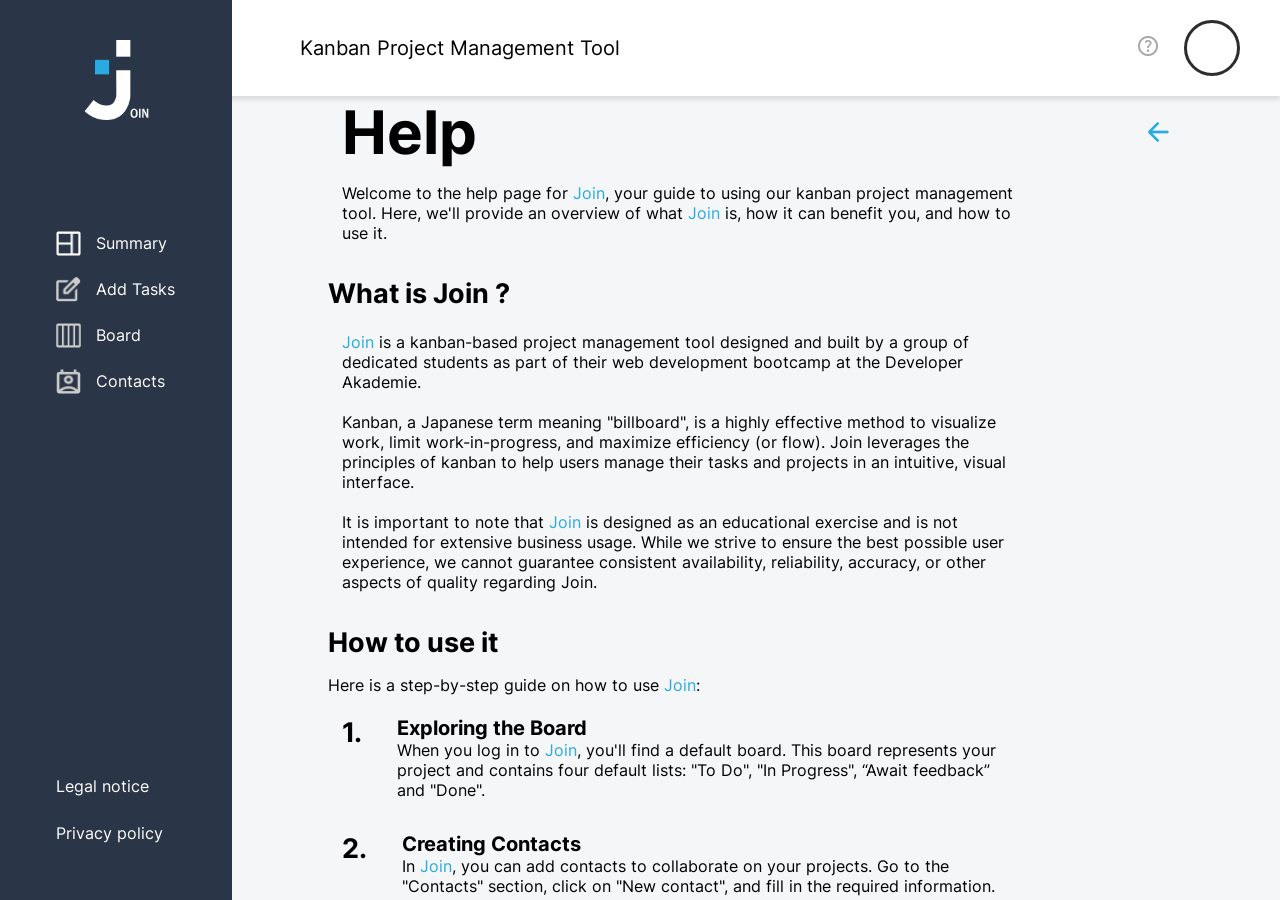
<file: help.html>
<!DOCTYPE html>
<html lang="en">

<head>
    <meta charset="UTF-8">
    <meta name="viewport" content="width=device-width, initial-scale=1.0">
    <link rel="stylesheet" href="./CSS/summary.css">
    <link rel="stylesheet" href="./CSS/style.css">
    <link rel="stylesheet" href="./CSS/font.css">
    <link rel="stylesheet" href="./CSS/responsive.css">
    <link rel="stylesheet" href="./CSS/bluebar.css">
    <link rel="stylesheet" href="./CSS/topbar.css">
    <link rel="stylesheet" href="./CSS/legalPrivacy.css">
    <link rel="stylesheet" href="./CSS/help.css">
    <title>Help</title>
    <link rel="icon" type="image/x-icon" href="./img/Capa 2.png">
</head>

<body onload="initLegal()">
    <header class="header-container" w3-include-html="./templates/topbar.html"></header>
    <main class="main-content">
        <div class="content-container-help">
            <section class="parent-container scroll-help width-1400">
                <div class="help-legal-privacy">
                    <fieldset class="help-legal-privacy-headline">
                        <div class="join-360">Help</div>
                        <img onclick="history.back()" class="arrow-left" src="./img/arrow-left-line.png">
                    </fieldset>
                    <fieldset class="text-help">
                        <div>Welcome to the help page for <span class="join">Join</span>, your guide
                            to
                            using
                            our kanban project management tool. Here, we'll
                            provide an overview of what <span class="join">Join</span> is, how it can benefit you, and
                            how
                            to
                            use it.
                        </div>
                    </fieldset>
                    <div class="headline">What is Join ?</div>
                    <fieldset class="text-help"><span class="join">Join</span> is a kanban-based project management tool
                        designed
                        and built by a group of dedicated students as
                        part of their web development bootcamp at the Developer Akademie.
                        <br><br>
                        Kanban, a Japanese term meaning "billboard", is a highly effective method to visualize work,
                        limit
                        work-in-progress, and maximize efficiency (or flow). Join leverages the principles of kanban
                        to
                        help
                        users manage their tasks and projects in an intuitive, visual interface.
                        <br><br>
                        It is important to note that <span class="join">Join</span> is designed as an educational
                        exercise
                        and is not intended for
                        extensive business usage. While we strive to ensure the best possible user experience, we
                        cannot
                        guarantee consistent availability, reliability, accuracy, or other aspects of quality
                        regarding
                        Join.
                    </fieldset>
                    <div class="headline">How to use it</div>
                    <div class="text-help-guide">Here is a step-by-step guide on how to use <span
                            class="join">Join</span>:
                    </div>
                    <section class="guide-container">
                        <fieldset class="guide">
                            <div class="headline">1.</div>
                            <div class="guide-info">
                                <span class="guide-headline">Exploring the Board</span>
                                <span class="guide-text">When you log in to <span class="join">Join</span>, you'll
                                    find
                                    a
                                    default board. This board
                                    represents your project and contains four default lists: "To Do", "In Progress",
                                    “Await
                                    feedback” and "Done".
                                </span>
                            </div>
                        </fieldset>
                        <fieldset class="guide">
                            <div class="headline">2.</div>
                            <div class="guide-info">
                                <span class="guide-headline">Creating Contacts</span>
                                <span class="guide-text">In <span class="join">Join</span>, you can add contacts to
                                    collaborate
                                    on your projects. Go to
                                    the "Contacts" section, click on "New contact", and fill in the required
                                    information.
                                    Once
                                    added, these contacts can be assigned tasks and they can interact with the tasks
                                    on
                                    the
                                    board.
                                </span>
                            </div>
                        </fieldset>
                        <fieldset class="guide">
                            <div class="headline">3.</div>
                            <div class="guide-info">
                                <span class="guide-headline">Adding Cards</span>
                                <span class="guide-text">Now that you've added your contacts, you can start adding
                                    cards.
                                    Cards
                                    represent individual
                                    tasks. Click the "+" button under the appropriate list to create a new card.
                                    Fill in
                                    the
                                    task
                                    details in the card, like task name, description, due date, assignees, etc.
                                </span>
                            </div>
                        </fieldset>
                        <fieldset class="guide">
                            <div class="headline">4.</div>
                            <div class="guide-info">
                                <span class="guide-headline">Moving Cards</span>
                                <span class="guide-text">As the task moves from one stage to another, you can
                                    reflect
                                    that
                                    on
                                    the board by dragging and
                                    dropping the card from one list to another.Deleting Cards
                                    Once a task is completed, you can either move it to the "Done" list or delete
                                    it.
                                    Deleting a
                                    card will permanently remove it from the board. Please exercise caution when
                                    deleting
                                    cards,
                                    as
                                    this action is irreversible.

                                    Remember that using <span class="join">Join</span> effectively requires
                                    consistent
                                    updates
                                    from
                                    you and your team to ensure the board reflects the current state of your
                                    project.

                                    Have more questions about <span class="join">Join</span>? Feel free to contact
                                    us at
                                    [Your
                                    Contact Email]. We're here to help you!
                                </span>
                            </div>
                        </fieldset>
                        <fieldset class="guide">
                            <div class="headline">5.</div>
                            <div class="guide-info">
                                <span class="guide-headline">Deleting Cards</span>
                                <span class="guide-text">Once a task is completed, you can either move it to the
                                    "Done"
                                    list
                                    or
                                    delete it. Deleting a
                                    card will permanently remove it from the board. Please exercise caution when
                                    deleting
                                    cards,
                                    as
                                    this action is irreversible.
                                    <br><br>
                                    Remember that using <span class="join">Join</span> effectively requires
                                    consistent
                                    updates
                                    from
                                    you and your team to ensure the board reflects the current state of your
                                    project.
                                    <br><br>
                                    Have more questions about <span class="join">Join</span>? Feel free to contact
                                    us at
                                    [Your
                                    Contact Email]. We're here to help you!
                                </span>
                            </div>
                        </fieldset>
                    </section>
                    <div class="help-bottom">Enjoy using Join!</div>
                </div>
            </section>
        </div>
    </main>
    <footer class="tools-container" w3-include-html="./templates/bluebar.html"></footer>
</body>
<script src="./JS/include.js"></script>
<script src="./JS/topbar.js"></script>
<script src="./JS/legalNotice.js"></script>
<script src="./JS/storage.js"></script>
<script src="./JS/storageHelp.js"></script>
<script src="./JS/logout.js"></script>

</html>
</file>
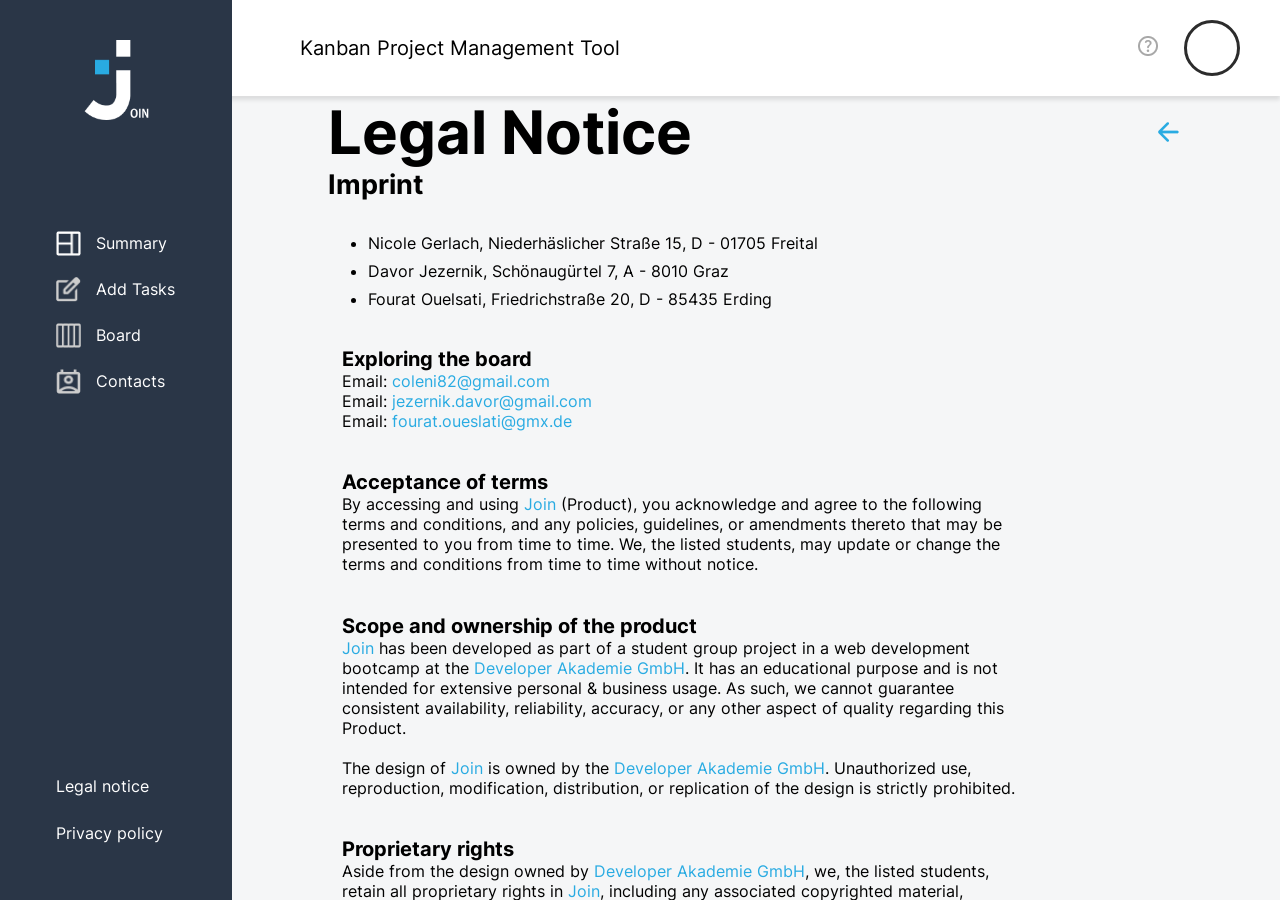
<file: legalNotice.html>
<!DOCTYPE html>
<html lang="en">

<head>
    <meta charset="UTF-8">
    <meta name="viewport" content="width=device-width, initial-scale=1.0">
    <link rel="stylesheet" href="./CSS/summary.css">
    <link rel="stylesheet" href="./CSS/style.css">
    <link rel="stylesheet" href="./CSS/font.css">
    <link rel="stylesheet" href="./CSS/responsive.css">
    <link rel="stylesheet" href="./CSS/bluebar.css">
    <link rel="stylesheet" href="./CSS/topbar.css">
    <link rel="stylesheet" href="./CSS/legalPrivacy.css">
    <link rel="stylesheet" href="./CSS/help.css">
    <title>Legal Notice</title>
    <link rel="icon" type="image/x-icon" href="./img/Capa 2.png">
</head>
<body onload="initLegal()">
    <header class="header-container" w3-include-html="./templates/topbar.html"></header>
    <main class="main-content">
        <div class="content-container-legal">
            <section class="parent-container scroll-imprint">
                <div class="help-legal-privacy">
                    <div class="help-legal-privacy-headline">
                        <div class="join-360">Legal Notice</div>
                        <img onclick="history.back()" class="arrow-left" src="./img/arrow-left-line.png">
                    </div>
                    <div class="headline">Imprint</div>
                    <ul class="text-help">
                        <li>Nicole Gerlach, Niederhäslicher Straße 15, D - 01705 Freital</li>
                        <li>Davor Jezernik, Schönaugürtel 7, A - 8010 Graz</li>
                        <li>Fourat Ouelsati, Friedrichstraße 20, D - 85435 Erding</li>
                    </ul>
                    <fieldset class="text-help">
                        <h4 class="guide-headline">Exploring the board</h4>
                        <p class="no-margin">Email:
                            <a href="mailto" class="join">coleni82@gmail.com</a>
                        </p>
                        <p class="no-margin">Email:
                            <a href="mailto" class="join">jezernik.davor@gmail.com</a>
                        </p>
                        <p class="no-margin">Email:
                            <a href="mailto" class="join">fourat.oueslati@gmx.de</a>
                        </p>
                    </fieldset>
                    <fieldset class="text-help">
                        <h4 class="guide-headline">Acceptance of terms</h4>
                        <div>By accessing and using <span class="join">Join</span> (Product), you acknowledge and agree
                            to the following terms and
                            conditions, and any policies, guidelines, or amendments thereto that may be presented to you
                            from
                            time to time. We, the listed students, may update or change the terms and conditions from
                            time
                            to
                            time without notice.</div>
                    </fieldset>
                    <fieldset class="text-help">
                        <h4 class="guide-headline">Scope and ownership of the product</h4>
                        <div><span class="join">Join</span> has been developed as part of a student group project in a
                            web development bootcamp at
                            the
                            <span class="join">Developer Akademie GmbH</span>. It has an educational purpose and is not
                            intended for extensive
                            personal &
                            business usage. As such, we cannot guarantee consistent availability, reliability, accuracy,
                            or
                            any
                            other aspect of quality regarding this Product.
                            <br><br>
                            The design of <span class="join">Join</span> is owned by the <span class="join">Developer
                                Akademie GmbH</span>. Unauthorized use, reproduction,
                            modification, distribution, or replication of the design is strictly prohibited.
                        </div>
                    </fieldset>
                    <fieldset class="text-help">
                        <h4 class="guide-headline">Proprietary rights</h4>
                        <div>Aside from the design owned by <span class="join">Developer Akademie GmbH</span>, we, the
                            listed students, retain all
                            proprietary rights in <span class="join">Join</span>, including any associated copyrighted
                            material, trademarks, and
                            other
                            proprietary information.</div>
                    </fieldset>
                    <fieldset class="text-help">
                        <h4 class="guide-headline">Use of the product</h4>
                        <div><span class="join">Join</span> is intended to be used for lawful purposes only, in
                            accordance with all applicable
                            laws
                            and
                            regulations. Any use of <span class="join">Join</span> for illegal activities, or to harass,
                            harm, threaten, or
                            intimidate
                            another person, is strictly prohibited. You are solely responsible for your interactions
                            with
                            other
                            users of <span class="join">Join</span>.</div>
                    </fieldset>
                    <fieldset class="text-help">
                        <h4 class="guide-headline">Disclaimer of warranties and limitation of liability</h4>
                        <div><span class="join">Join</span> is provided "as is" without warranty of any kind, whether
                            express or implied,
                            including
                            but
                            not limited to the implied warranties of merchantability, fitness for a particular purpose,
                            and
                            non-infringement. In no event will we, the listed students, or the <span
                                class="join">Developer Akademie</span>, be
                            liable
                            for
                            any direct, indirect, incidental, special, consequential or exemplary damages, including but
                            not
                            limited to, damages for loss of profits, goodwill, use, data, or other intangible losses,
                            even
                            if we
                            have been advised of the possibility of such damages, arising out of or in connection with
                            the
                            use
                            or performance of <span class="join">Join</span>.</div>
                    </fieldset>
                    <fieldset class="text-help margin-bottom">
                        <h4 class="guide-headline">Indemnity</h4>
                        <div class="margin-bottom-128">You agree to indemnify, defend and hold harmless us, the listed students, the <span
                                class="join">Developer Akademie</span>,
                            and our affiliates, partners, officers, directors, agents, and employees, from and against
                            any
                            claim, demand, loss, damage, cost, or liability (including reasonable legal fees) arising
                            out of
                            or
                            relating to your use of <span class="join">Join</span> and/or your breach of this Legal
                            Notice.
                            <br><br>
                            For any questions or notices, please contact us by email.
                            <br><br>
                            Date: Mai 14, 2024
                        </div>
                    </fieldset>
                </div>
            </section>
        </div>
    </main>
    <footer class="tools-container" w3-include-html="./templates/bluebar.html"></footer>
</body>
<script src="./JS/include.js"></script>
<script src="./JS/topbar.js"></script>
<script src="./JS/storage.js"></script>
<script src="./JS/storageHelp.js"></script>
<script src="./JS/legalNotice.js"></script>
<script src="./JS/logout.js"></script>
<script src="./JS/summary.js"></script>
</html>
</file>
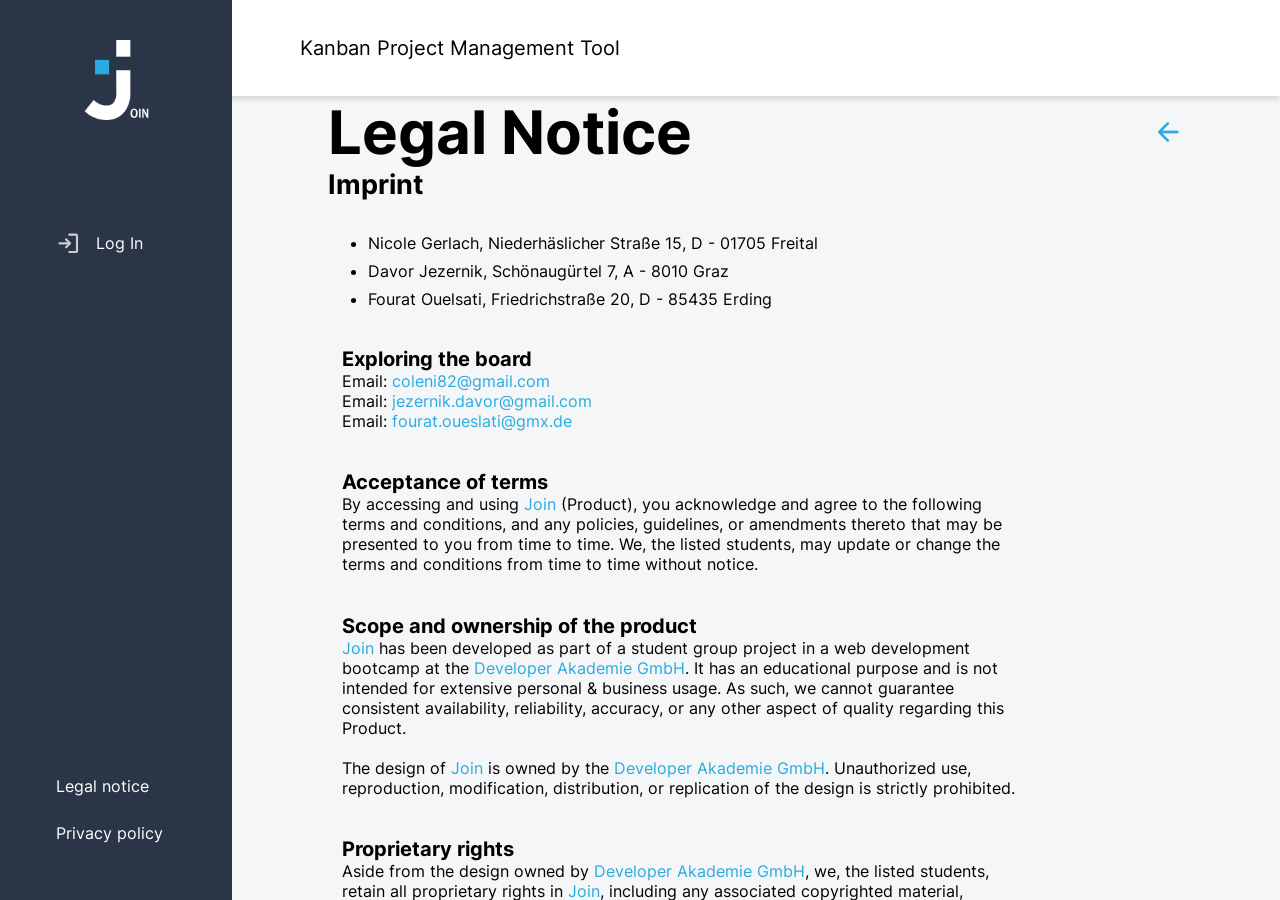
<file: legalNoticeExtern.html>
<!DOCTYPE html>
<html lang="en">

<head>
    <meta charset="UTF-8">
    <meta name="viewport" content="width=device-width, initial-scale=1.0">
    <link rel="stylesheet" href="./CSS/summary.css">
    <link rel="stylesheet" href="./CSS/style.css">
    <link rel="stylesheet" href="./CSS/font.css">
    <link rel="stylesheet" href="./CSS/responsive.css">
    <link rel="stylesheet" href="./CSS/bluebar.css">
    <link rel="stylesheet" href="./CSS/topbar.css">
    <link rel="stylesheet" href="./CSS/legalPrivacy.css">
    <link rel="stylesheet" href="./CSS/legalPolicyExtern.css">
    <title>Legal Notice</title>
    <link rel="icon" type="image/x-icon" href="./img/Capa 2.png">
</head>

<body onload="initLegal()">
    <header class="header-container" w3-include-html="./templates/topbar.html"></header>
    <main class="main-content">
        <div class="content-container-legal extern-end">
            <section class="parent-extern scroll-imprint extern-height">
                <div class="help-legal-privacy">
                    <div class="help-legal-privacy-headline">
                        <div class="join-360">Legal Notice</div>
                        <img onclick="history.back()" class="arrow-left" src="./img/arrow-left-line.png">
                    </div>
                    <div class="headline">Imprint</div>
                    <ul class="text-help">
                        <li>Nicole Gerlach, Niederhäslicher Straße 15, D - 01705 Freital</li>
                        <li>Davor Jezernik, Schönaugürtel 7, A - 8010 Graz</li>
                        <li>Fourat Ouelsati, Friedrichstraße 20, D - 85435 Erding</li>
                    </ul>
                    <fieldset class="text-help">
                        <h4 class="guide-headline">Exploring the board</h4>
                        <p class="no-margin">Email:
                            <a href="mailto" class="join">coleni82@gmail.com</a>
                        </p>
                        <p class="no-margin">Email:
                            <a href="mailto" class="join">jezernik.davor@gmail.com</a>
                        </p>
                        <p class="no-margin">Email:
                            <a href="mailto" class="join">fourat.oueslati@gmx.de</a>
                        </p>
                    </fieldset>
                    <fieldset class="text-help">
                        <h4 class="guide-headline">Acceptance of terms</h4>
                        <div>By accessing and using <span class="join">Join</span> (Product), you acknowledge and agree
                            to the following terms and
                            conditions, and any policies, guidelines, or amendments thereto that may be presented to you
                            from
                            time to time. We, the listed students, may update or change the terms and conditions from
                            time
                            to
                            time without notice.</div>
                    </fieldset>
                    <fieldset class="text-help">
                        <h4 class="guide-headline">Scope and ownership of the product</h4>
                        <div><span class="join">Join</span> has been developed as part of a student group project in a
                            web development bootcamp at
                            the
                            <span class="join">Developer Akademie GmbH</span>. It has an educational purpose and is not
                            intended for extensive
                            personal &
                            business usage. As such, we cannot guarantee consistent availability, reliability, accuracy,
                            or
                            any
                            other aspect of quality regarding this Product.
                            <br><br>
                            The design of <span class="join">Join</span> is owned by the <span class="join">Developer
                                Akademie GmbH</span>. Unauthorized use, reproduction,
                            modification, distribution, or replication of the design is strictly prohibited.
                        </div>
                    </fieldset>
                    <fieldset class="text-help">
                        <h4 class="guide-headline">Proprietary rights</h4>
                        <div>Aside from the design owned by <span class="join">Developer Akademie GmbH</span>, we, the
                            listed students, retain all
                            proprietary rights in <span class="join">Join</span>, including any associated copyrighted
                            material, trademarks, and
                            other
                            proprietary information.</div>
                    </fieldset>
                    <fieldset class="text-help">
                        <h4 class="guide-headline">Use of the product</h4>
                        <div><span class="join">Join</span> is intended to be used for lawful purposes only, in
                            accordance with all applicable
                            laws
                            and
                            regulations. Any use of <span class="join">Join</span> for illegal activities, or to harass,
                            harm, threaten, or
                            intimidate
                            another person, is strictly prohibited. You are solely responsible for your interactions
                            with
                            other
                            users of <span class="join">Join</span>.</div>
                    </fieldset>
                    <fieldset class="text-help">
                        <h4 class="guide-headline">Disclaimer of warranties and limitation of liability</h4>
                        <div><span class="join">Join</span> is provided "as is" without warranty of any kind, whether
                            express or implied,
                            including
                            but
                            not limited to the implied warranties of merchantability, fitness for a particular purpose,
                            and
                            non-infringement. In no event will we, the listed students, or the <span
                                class="join">Developer Akademie</span>, be
                            liable
                            for
                            any direct, indirect, incidental, special, consequential or exemplary damages, including but
                            not
                            limited to, damages for loss of profits, goodwill, use, data, or other intangible losses,
                            even
                            if we
                            have been advised of the possibility of such damages, arising out of or in connection with
                            the
                            use
                            or performance of <span class="join">Join</span>.</div>
                    </fieldset>
                    <fieldset class="text-help">
                        <h4 class="guide-headline">Indemnity</h4>
                        <div class="margin-bottom-128">You agree to indemnify, defend and hold harmless us, the listed students, the <span
                                class="join">Developer Akademie</span>,
                            and our affiliates, partners, officers, directors, agents, and employees, from and against
                            any
                            claim, demand, loss, damage, cost, or liability (including reasonable legal fees) arising
                            out of
                            or
                            relating to your use of <span class="join">Join</span> and/or your breach of this Legal
                            Notice.
                            <br><br>
                            For any questions or notices, please contact us at dev@davorjezernik.com
                            <br><br>
                            Date: Mai 14, 2024
                        </div>
                        <p class="color-background height-128">Test</p>
                    </fieldset>
                </div>
            </section>
        </div>
    </main>
    <footer class="tools-container" w3-include-html="./templates/bluebar.html"></footer>
</body>
<script src="./JS/summary.js"></script>
<script src="./JS/legalNotice.js"></script>
<script src="./JS/include.js"></script>
<script src="./JS/storage.js"></script>
<script src="./JS/storageHelp.js"></script>
<script src="./JS/logout.js"></script>
<script src="./JS/topbar.js"></script>
</html>
</file>
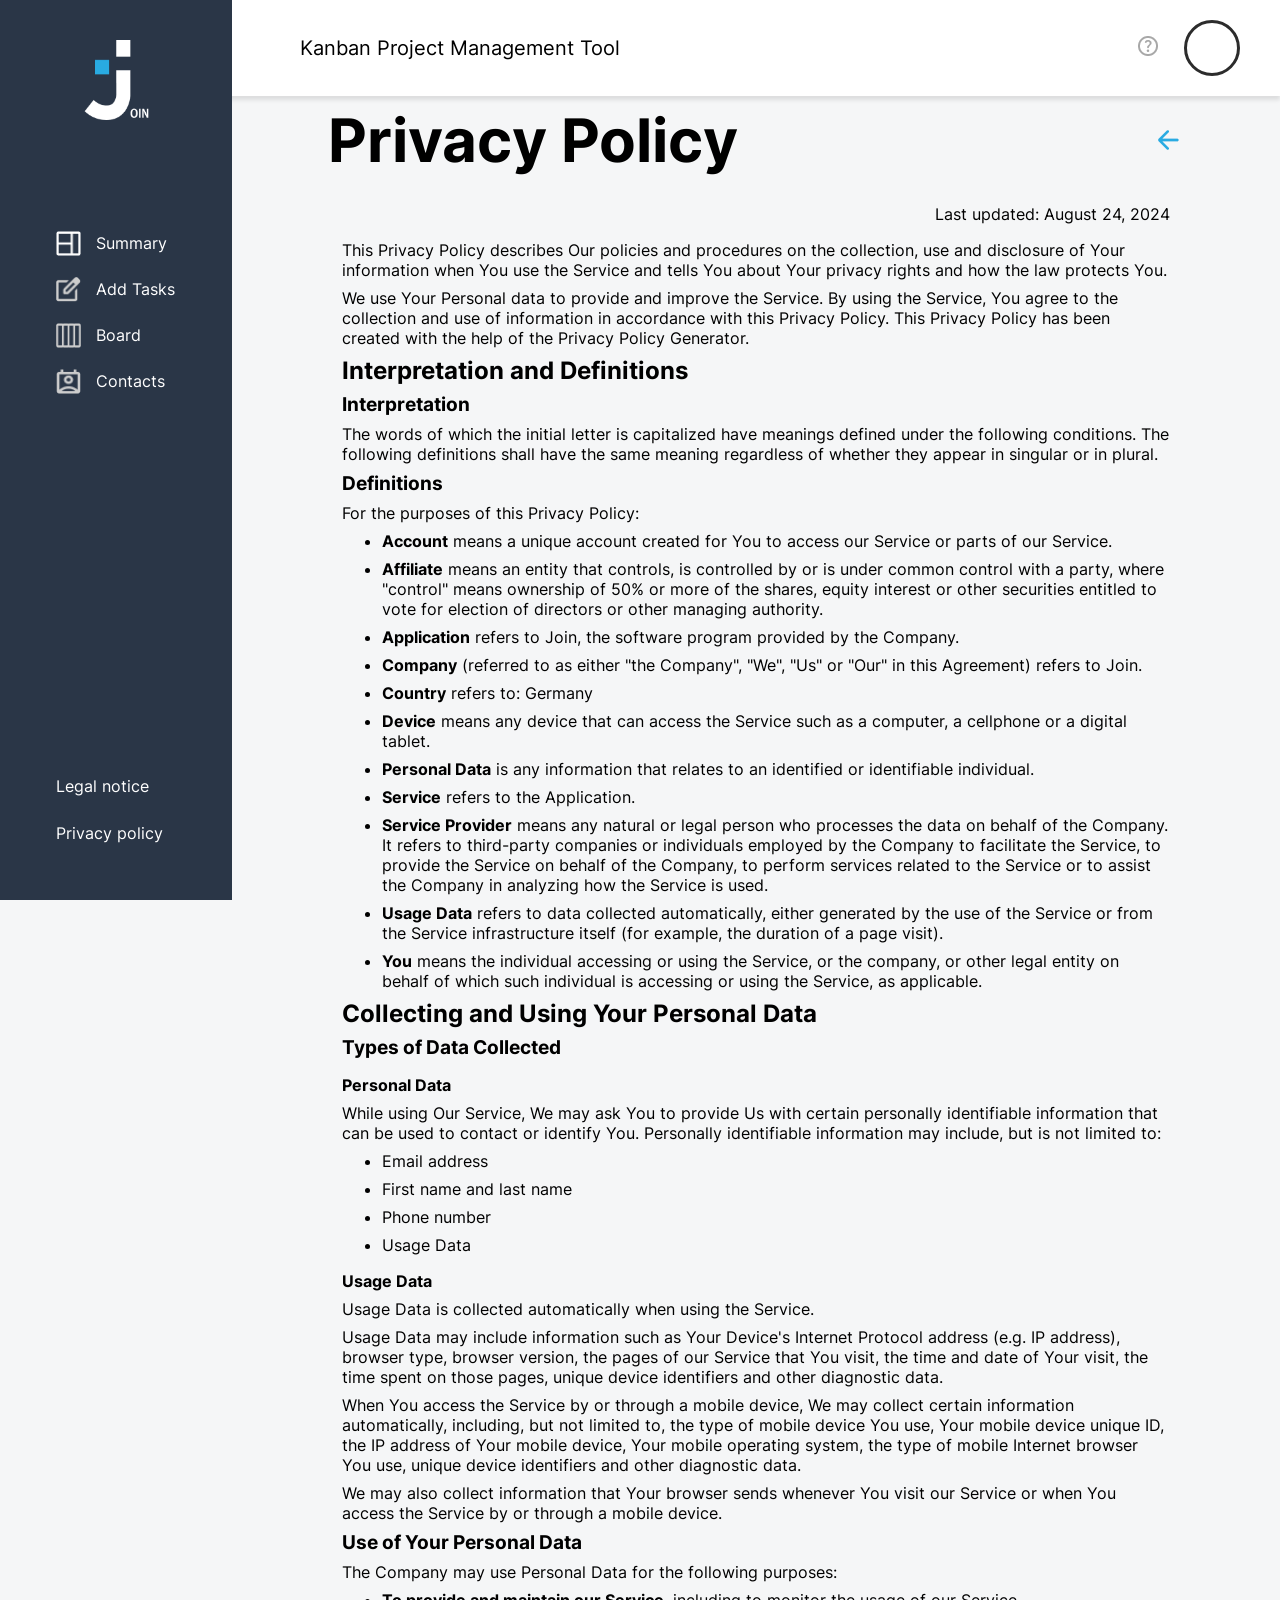
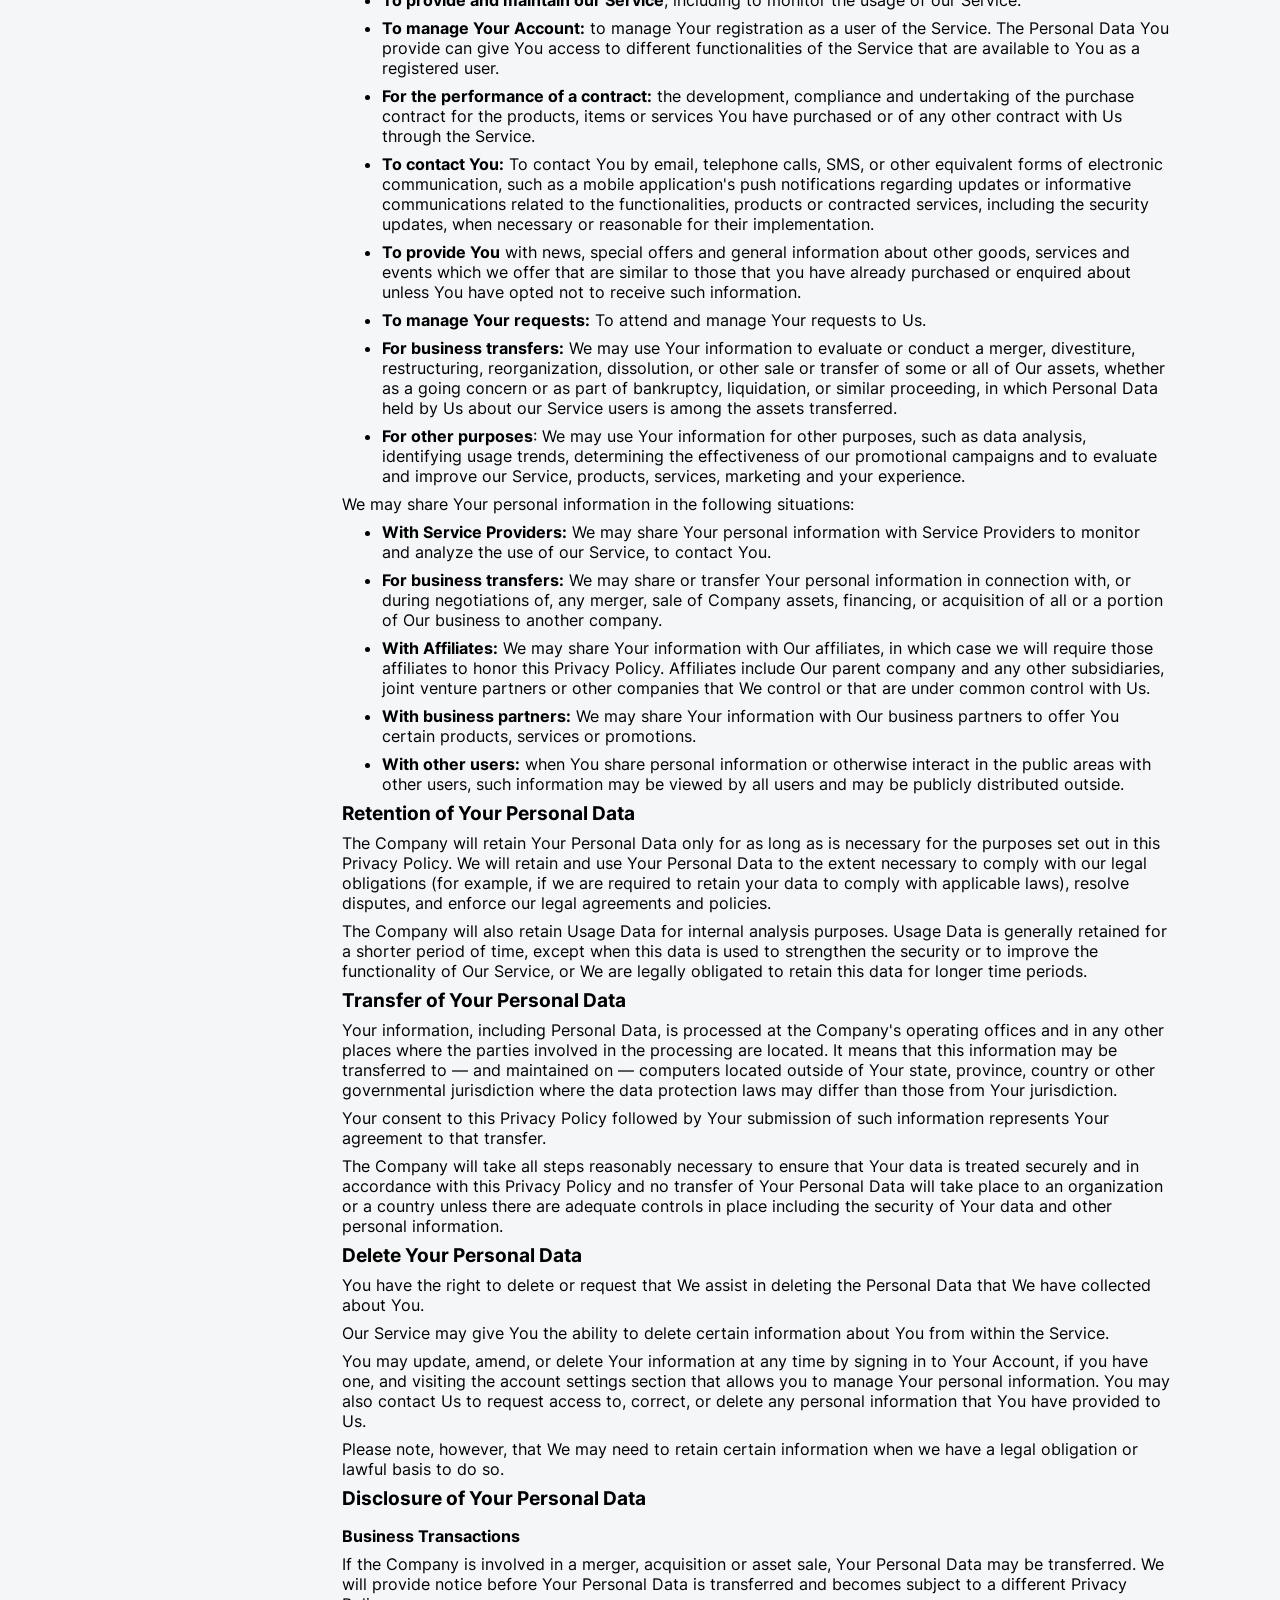
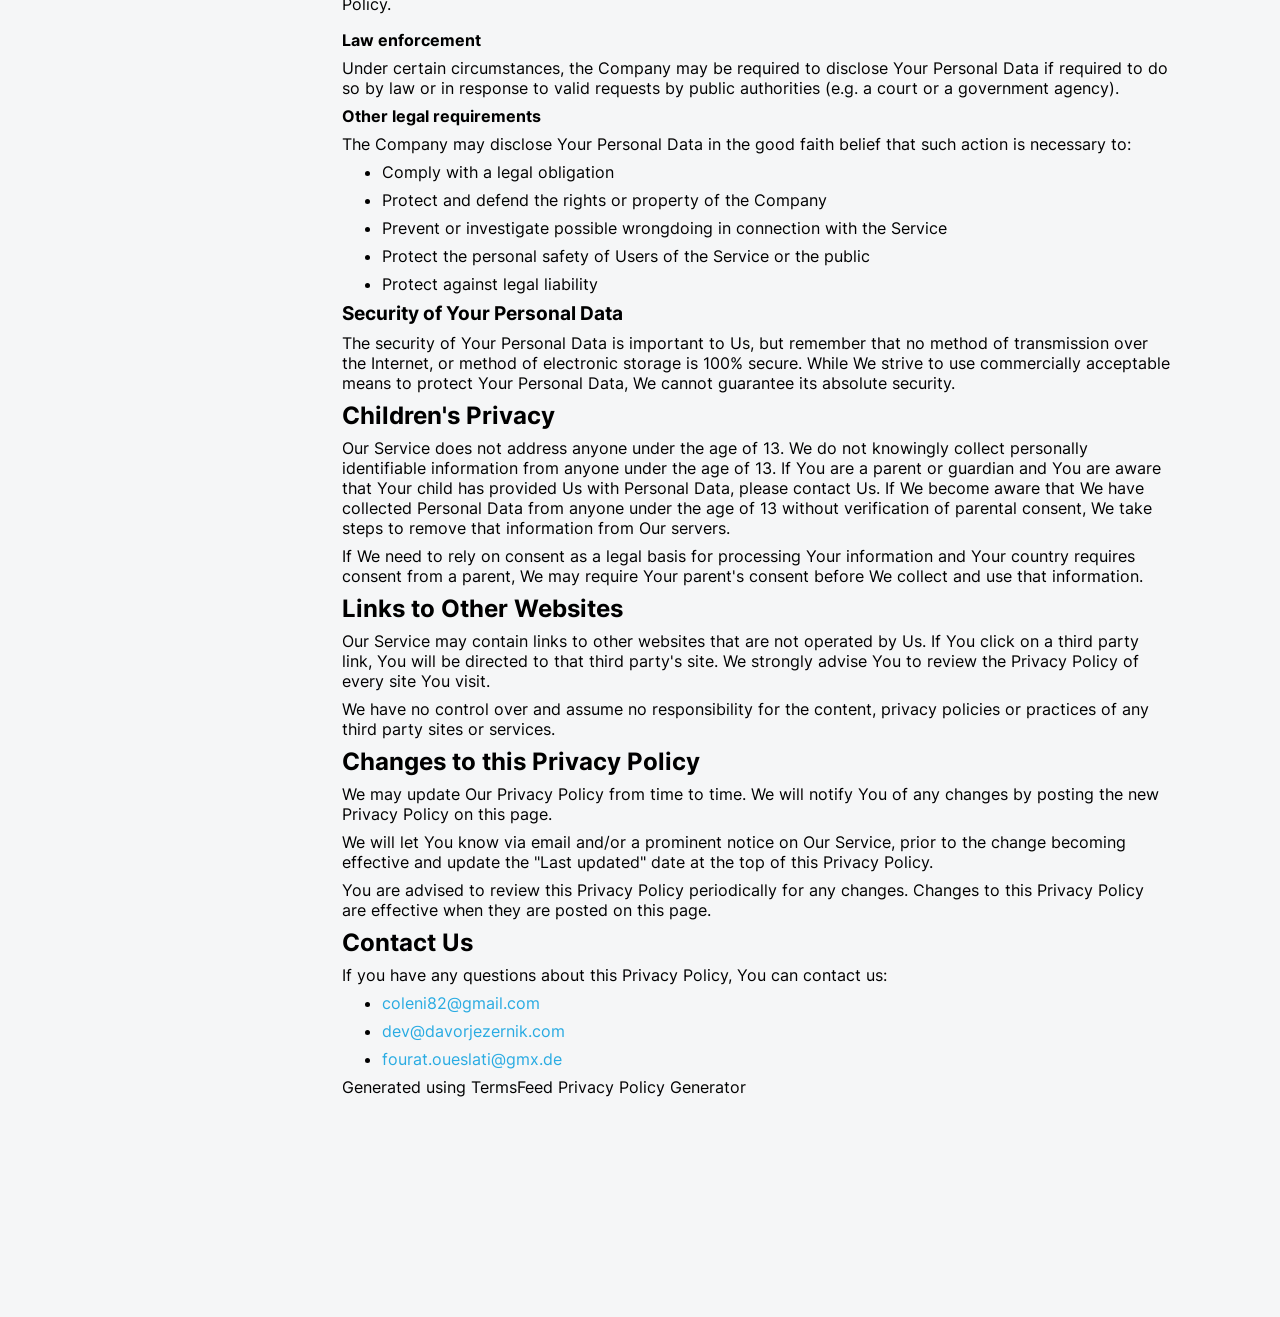
<file: privacyPolicy.html>
<!DOCTYPE html>
<html lang="en">

<head>
    <meta charset="UTF-8">
    <meta name="viewport" content="width=device-width, initial-scale=1.0">
    <link rel="stylesheet" href="./CSS/summary.css">
    <link rel="stylesheet" href="./CSS/style.css">
    <link rel="stylesheet" href="./CSS/font.css">
    <link rel="stylesheet" href="./CSS/responsive.css">
    <link rel="stylesheet" href="./CSS/bluebar.css">
    <link rel="stylesheet" href="./CSS/topbar.css">
    <link rel="stylesheet" href="./CSS/legalPrivacy.css">
    <link rel="stylesheet" href="./CSS/help.css">
    <title>Privacy Policy</title>
    <link rel="icon" type="image/x-icon" href="./img/Capa 2.png">
</head>

<body onload="initPolicy()">
    <header class="header-container" w3-include-html="./templates/topbar.html"></header>
    <main class="main-content-privacy">
        <div class="content-container-privacy">
            <section class="parent-container-privacy width-1400" id="ppParentCont">
                <div class="help-legal-privacy">
                    <div class="help-legal-privacy-headline">
                        <div class="join-360">Privacy Policy</div>
                        <img onclick="history.back()" class="arrow-left" src="./img/arrow-left-line.png">
                    </div>
                    <fieldset class="content-privacy-policy">
                        <p class="update">Last updated: August 24, 2024</p>
                        <p>This Privacy Policy describes Our policies and procedures on the collection, use and
                            disclosure
                            of Your information when You use the Service and tells You about Your privacy rights and how
                            the
                            law protects You.</p>
                        <p>We use Your Personal data to provide and improve the Service. By using the Service, You agree
                            to
                            the collection and use of information in accordance with this Privacy Policy. This Privacy
                            Policy has been created with the help of the Privacy Policy Generator.
                        </p>
                        <h2>Interpretation and Definitions</h2>
                        <h3>Interpretation</h3>
                        <p>The words of which the initial letter is capitalized have meanings defined under the
                            following
                            conditions. The following definitions shall have the same meaning regardless of whether they
                            appear in singular or in plural.</p>
                        <h3>Definitions</h3>
                        <p>For the purposes of this Privacy Policy:</p>
                        <ul>
                            <li>
                                <p><strong>Account</strong> means a unique account created for You to access our Service
                                    or
                                    parts of our Service.</p>
                            </li>
                            <li>
                                <p><strong>Affiliate</strong> means an entity that controls, is controlled by or is
                                    under
                                    common control with a party, where &quot;control&quot; means ownership of 50% or
                                    more of
                                    the shares, equity interest or other securities entitled to vote for election of
                                    directors or other managing authority.</p>
                            </li>
                            <li>
                                <p><strong>Application</strong> refers to Join, the software program provided by the
                                    Company.</p>
                            </li>
                            <li>
                                <p><strong>Company</strong> (referred to as either &quot;the Company&quot;,
                                    &quot;We&quot;,
                                    &quot;Us&quot; or &quot;Our&quot; in this Agreement) refers to Join.</p>
                            </li>
                            <li>
                                <p><strong>Country</strong> refers to: Germany</p>
                            </li>
                            <li>
                                <p><strong>Device</strong> means any device that can access the Service such as a
                                    computer,
                                    a cellphone or a digital tablet.</p>
                            </li>
                            <li>
                                <p><strong>Personal Data</strong> is any information that relates to an identified or
                                    identifiable individual.</p>
                            </li>
                            <li>
                                <p><strong>Service</strong> refers to the Application.</p>
                            </li>
                            <li>
                                <p><strong>Service Provider</strong> means any natural or legal person who processes the
                                    data on behalf of the Company. It refers to third-party companies or individuals
                                    employed by the Company to facilitate the Service, to provide the Service on behalf
                                    of the Company, to perform services related to the Service or to assist the Company
                                    in
                                    analyzing how the Service is used.</p>
                            </li>
                            <li>
                                <p><strong>Usage Data</strong> refers to data collected automatically, either generated
                                    by the use of the Service or from the Service infrastructure itself (for example,
                                    the
                                    duration of a page visit).</p>
                            </li>
                            <li>
                                <p><strong>You</strong> means the individual accessing or using the Service, or the
                                    company,
                                    or other legal entity on behalf of which such individual is accessing or using the
                                    Service, as applicable.</p>
                            </li>
                        </ul>
                        <h2>Collecting and Using Your Personal Data</h2>
                        <h3>Types of Data Collected</h3>
                        <h4 class="h4-privacy-policy">Personal Data</h4>
                        <p>While using Our Service, We may ask You to provide Us with certain personally identifiable
                            information that can be used to contact or identify You. Personally identifiable information
                            may
                            include, but is not limited to:</p>
                        <ul>
                            <li>
                                <p>Email address</p>
                            </li>
                            <li>
                                <p>First name and last name</p>
                            </li>
                            <li>
                                <p>Phone number</p>
                            </li>
                            <li>
                                <p>Usage Data</p>
                            </li>
                        </ul>
                        <h4 class="h4-privacy-policy">Usage Data</h4>
                        <p>Usage Data is collected automatically when using the Service.</p>
                        <p>Usage Data may include information such as Your Device's Internet Protocol address (e.g. IP
                            address), browser type, browser version, the pages of our Service that You visit, the time
                            and
                            date of Your visit, the time spent on those pages, unique device identifiers and other
                            diagnostic data.</p>
                        <p>When You access the Service by or through a mobile device, We may collect certain information
                            automatically, including, but not limited to, the type of mobile device You use, Your mobile
                            device unique ID, the IP address of Your mobile device, Your mobile operating system, the
                            type
                            of mobile Internet browser You use, unique device identifiers and other diagnostic data.</p>
                        <p>We may also collect information that Your browser sends whenever You visit our Service or
                            when
                            You access the Service by or through a mobile device.</p>
                        <h3>Use of Your Personal Data</h3>
                        <p>The Company may use Personal Data for the following purposes:</p>
                        <ul>
                            <li>
                                <p><strong>To provide and maintain our Service</strong>, including to monitor the usage
                                    of
                                    our Service.</p>
                            </li>
                            <li>
                                <p><strong>To manage Your Account:</strong> to manage Your registration as a user of the
                                    Service. The Personal Data You provide can give You access to different
                                    functionalities
                                    of the Service that are available to You as a registered user.</p>
                            </li>
                            <li>
                                <p><strong>For the performance of a contract:</strong> the development, compliance and
                                    undertaking of the purchase contract for the products, items or services You have
                                    purchased or of any other contract with Us through the Service.</p>
                            </li>
                            <li>
                                <p><strong>To contact You:</strong> To contact You by email, telephone calls, SMS, or
                                    other
                                    equivalent forms of electronic communication, such as a mobile application's push
                                    notifications regarding updates or informative communications related to the
                                    functionalities, products or contracted services, including the security updates,
                                    when
                                    necessary or reasonable for their implementation.</p>
                            </li>
                            <li>
                                <p><strong>To provide You</strong> with news, special offers and general information
                                    about
                                    other goods, services and events which we offer that are similar to those that you
                                    have
                                    already purchased or enquired about unless You have opted not to receive such
                                    information.</p>
                            </li>
                            <li>
                                <p><strong>To manage Your requests:</strong> To attend and manage Your requests to Us.
                                </p>
                            </li>
                            <li>
                                <p><strong>For business transfers:</strong> We may use Your information to evaluate or
                                    conduct a merger, divestiture, restructuring, reorganization, dissolution, or other
                                    sale
                                    or transfer of some or all of Our assets, whether as a going concern or as part of
                                    bankruptcy, liquidation, or similar proceeding, in which Personal Data held by Us
                                    about
                                    our Service users is among the assets transferred.</p>
                            </li>
                            <li>
                                <p><strong>For other purposes</strong>: We may use Your information for other purposes,
                                    such
                                    as data analysis, identifying usage trends, determining the effectiveness of our
                                    promotional campaigns and to evaluate and improve our Service, products, services,
                                    marketing and your experience.</p>
                            </li>
                        </ul>
                        <p>We may share Your personal information in the following situations:</p>
                        <ul>
                            <li><strong>With Service Providers:</strong> We may share Your personal information with
                                Service
                                Providers to monitor and analyze the use of our Service, to contact You.</li>
                            <li><strong>For business transfers:</strong> We may share or transfer Your personal
                                information
                                in connection with, or during negotiations of, any merger, sale of Company assets,
                                financing, or acquisition of all or a portion of Our business to another company.</li>
                            <li><strong>With Affiliates:</strong> We may share Your information with Our affiliates, in
                                which case we will require those affiliates to honor this Privacy Policy. Affiliates
                                include
                                Our parent company and any other subsidiaries, joint venture partners or other companies
                                that We control or that are under common control with Us.</li>
                            <li><strong>With business partners:</strong> We may share Your information with Our business
                                partners to offer You certain products, services or promotions.</li>
                            <li><strong>With other users:</strong> when You share personal information or otherwise
                                interact
                                in the public areas with other users, such information may be viewed by all users and
                                may be
                                publicly distributed outside.</li>
                        </ul>
                        <h3>Retention of Your Personal Data</h3>
                        <p>The Company will retain Your Personal Data only for as long as is necessary for the purposes
                            set
                            out in this Privacy Policy. We will retain and use Your Personal Data to the extent
                            necessary to
                            comply with our legal obligations (for example, if we are required to retain your data to
                            comply
                            with applicable laws), resolve disputes, and enforce our legal agreements and policies.</p>
                        <p>The Company will also retain Usage Data for internal analysis purposes. Usage Data is
                            generally
                            retained for a shorter period of time, except when this data is used to strengthen the
                            security
                            or to improve the functionality of Our Service, or We are legally obligated to retain this
                            data
                            for longer time periods.</p>
                        <h3>Transfer of Your Personal Data</h3>
                        <p>Your information, including Personal Data, is processed at the Company's operating offices
                            and in
                            any other places where the parties involved in the processing are located. It means that
                            this
                            information may be transferred to — and maintained on — computers located outside of Your
                            state,
                            province, country or other governmental jurisdiction where the data protection laws may
                            differ
                            than those from Your jurisdiction.</p>
                        <p>Your consent to this Privacy Policy followed by Your submission of such information
                            represents
                            Your agreement to that transfer.</p>
                        <p>The Company will take all steps reasonably necessary to ensure that Your data is treated
                            securely
                            and in accordance with this Privacy Policy and no transfer of Your Personal Data will take
                            place
                            to an organization or a country unless there are adequate controls in place including the
                            security of Your data and other personal information.</p>
                        <h3>Delete Your Personal Data</h3>
                        <p>You have the right to delete or request that We assist in deleting the Personal Data that We
                            have
                            collected about You.</p>
                        <p>Our Service may give You the ability to delete certain information about You from within the
                            Service.</p>
                        <p>You may update, amend, or delete Your information at any time by signing in to Your Account,
                            if
                            you have one, and visiting the account settings section that allows you to manage Your
                            personal
                            information. You may also contact Us to request access to, correct, or delete any personal
                            information that You have provided to Us.</p>
                        <p>Please note, however, that We may need to retain certain information when we have a legal
                            obligation or lawful basis to do so.</p>
                        <h3>Disclosure of Your Personal Data</h3>
                        <h4 class="h4-privacy-policy">Business Transactions</h4>
                        <p>If the Company is involved in a merger, acquisition or asset sale, Your Personal Data may be
                            transferred. We will provide notice before Your Personal Data is transferred and becomes
                            subject
                            to a different Privacy Policy.</p>
                        <h4 class="h4-privacy-policy">Law enforcement</h4>
                        <p>Under certain circumstances, the Company may be required to disclose Your Personal Data if
                            required to do so by law or in response to valid requests by public authorities (e.g. a
                            court or
                            a government agency).</p>
                        <h4>Other legal requirements</h4>
                        <p>The Company may disclose Your Personal Data in the good faith belief that such action is
                            necessary to:</p>
                        <ul>
                            <li>Comply with a legal obligation</li>
                            <li>Protect and defend the rights or property of the Company</li>
                            <li>Prevent or investigate possible wrongdoing in connection with the Service</li>
                            <li>Protect the personal safety of Users of the Service or the public</li>
                            <li>Protect against legal liability</li>
                        </ul>
                        <h3>Security of Your Personal Data</h3>
                        <p>The security of Your Personal Data is important to Us, but remember that no method of
                            transmission over the Internet, or method of electronic storage is 100% secure. While We
                            strive
                            to use commercially acceptable means to protect Your Personal Data, We cannot guarantee its
                            absolute security.</p>
                        <h2>Children's Privacy</h2>
                        <p>Our Service does not address anyone under the age of 13. We do not knowingly collect
                            personally
                            identifiable information from anyone under the age of 13. If You are a parent or guardian
                            and
                            You are aware that Your child has provided Us with Personal Data, please contact Us. If We
                            become aware that We have collected Personal Data from anyone under the age of 13 without
                            verification of parental consent, We take steps to remove that information from Our servers.
                        </p>
                        <p>If We need to rely on consent as a legal basis for processing Your information and Your
                            country
                            requires consent from a parent, We may require Your parent's consent before We collect and
                            use
                            that information.</p>
                        <h2>Links to Other Websites</h2>
                        <p>Our Service may contain links to other websites that are not operated by Us. If You click on
                            a
                            third party link, You will be directed to that third party's site. We strongly advise You to
                            review the Privacy Policy of every site You visit.</p>
                        <p>We have no control over and assume no responsibility for the content, privacy policies or
                            practices of any third party sites or services.</p>
                        <h2>Changes to this Privacy Policy</h2>
                        <p>We may update Our Privacy Policy from time to time. We will notify You of any changes by
                            posting
                            the new Privacy Policy on this page.</p>
                        <p>We will let You know via email and/or a prominent notice on Our Service, prior to the change
                            becoming effective and update the &quot;Last updated&quot; date at the top of this Privacy
                            Policy.</p>
                        <p>You are advised to review this Privacy Policy periodically for any changes. Changes to this
                            Privacy Policy are effective when they are posted on this page.</p>
                        <h2>Contact Us</h2>
                        <p>If you have any questions about this Privacy Policy, You can contact us:</p>
                        <ul>
                            <li>
                                <a href="mailto:" class="join">coleni82@gmail.com</a>
                            </li>
                            <li>
                                <a href="mailto:" class="join">dev@davorjezernik.com</a>
                            </li>
                            <li>
                                <a href="mailto:" class="join">fourat.oueslati@gmx.de</a>
                            </li>
                        </ul>
                        <p class="margin-bottom-128">Generated using TermsFeed Privacy Policy Generator</p>
                        <p class="color-background">Test</p>
                    </fieldset>
                </div>
            </main>
        </div>
    </main>
    <footer class="tools-container" w3-include-html="./templates/bluebar.html"></footer>
</body>
<script src="./JS/include.js"></script>
<script src="./JS/topbar.js"></script>
<script src="./JS/privacyPolicy.js"></script>
<script src="./JS/storage.js"></script>
<script src="./JS/storageHelp.js"></script>
<script src="./JS/logout.js"></script>
<script src="./JS/summary.js"></script>
</html>
</file>
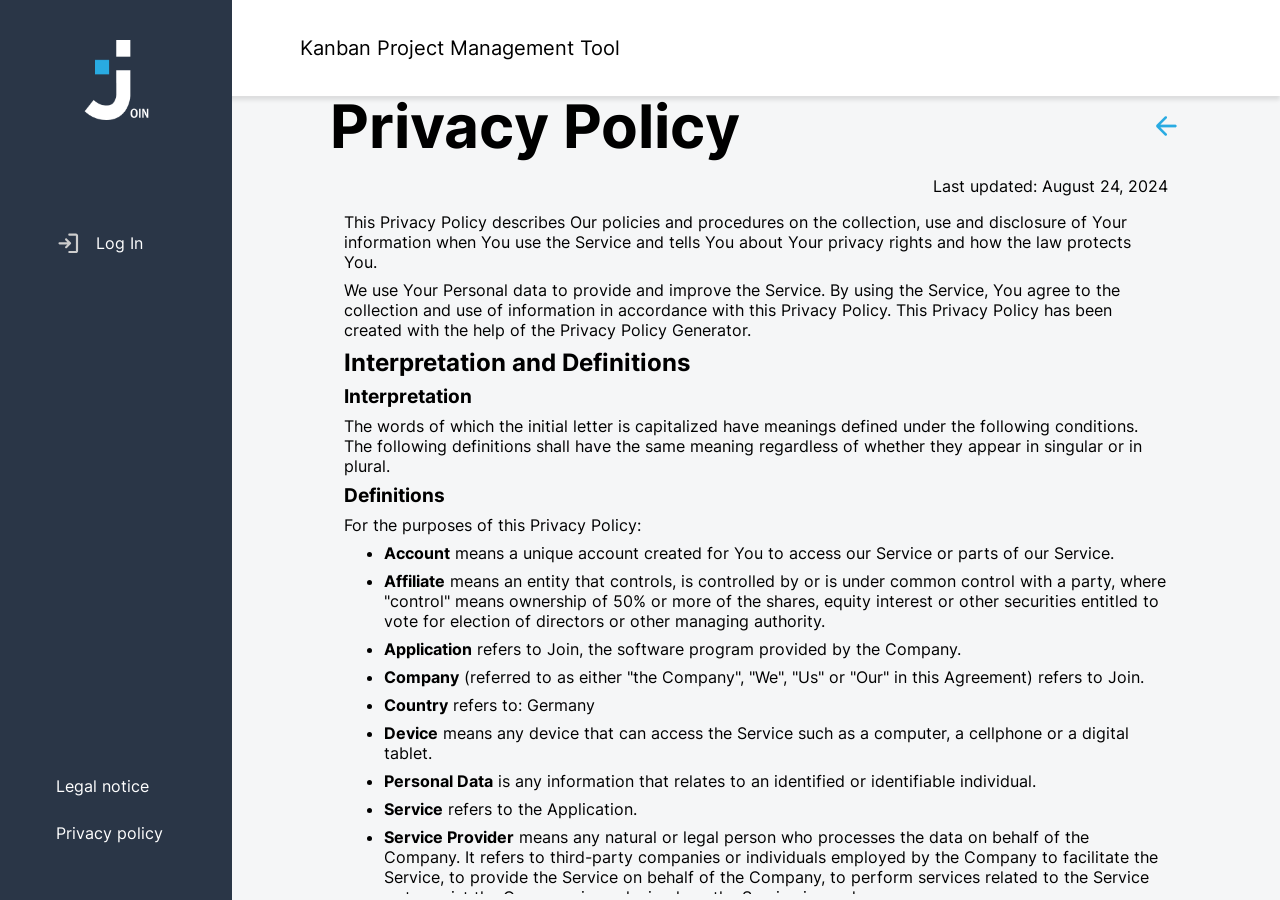
<file: privacyPolicyExtern.html>
<!DOCTYPE html>
<html lang="en">

<head>
    <meta charset="UTF-8">
    <meta name="viewport" content="width=device-width, initial-scale=1.0">
    <link rel="stylesheet" href="./CSS/summary.css">
    <link rel="stylesheet" href="./CSS/style.css">
    <link rel="stylesheet" href="./CSS/font.css">
    <link rel="stylesheet" href="./CSS/responsive.css">
    <link rel="stylesheet" href="./CSS/bluebar.css">
    <link rel="stylesheet" href="./CSS/topbar.css">
    <link rel="stylesheet" href="./CSS/legalPrivacy.css">
    <link rel="stylesheet" href="./CSS/legalPolicyExtern.css">
    <title>Privacy Policy</title>
    <link rel="icon" type="image/x-icon" href="./img/Capa 2.png">
</head>

<body onload="initPolicy()">
    <header class="header-container" w3-include-html="./templates/topbar.html"></header>
    <main class="main-content-privacy extern-end overflow-hidden">
        <div class="content-container-privacy exttra-height overflow-hidden">
            <section class="parent-container width-1400 scroll-imprint" id="ppParentCont">
                <fieldset class="help-legal-privacy">
                    <div class="help-legal-privacy-headline">
                        <div class="join-360">Privacy Policy</div>
                        <img onclick="history.back()" class="arrow-left" src="./img/arrow-left-line.png">
                    </div>
                    <fieldset class="content-privacy-policy margin-bottom-128">
                        <p class="update">Last updated: August 24, 2024</p>
                        <p>This Privacy Policy describes Our policies and procedures on the collection, use and
                            disclosure
                            of Your information when You use the Service and tells You about Your privacy rights and how
                            the
                            law protects You.</p>
                        <p>We use Your Personal data to provide and improve the Service. By using the Service, You agree
                            to
                            the collection and use of information in accordance with this Privacy Policy. This Privacy
                            Policy has been created with the help of the Privacy Policy Generator.
                        </p>
                        <h2>Interpretation and Definitions</h2>
                        <h3>Interpretation</h3>
                        <p>The words of which the initial letter is capitalized have meanings defined under the
                            following
                            conditions. The following definitions shall have the same meaning regardless of whether they
                            appear in singular or in plural.</p>
                        <h3>Definitions</h3>
                        <p>For the purposes of this Privacy Policy:</p>
                        <ul>
                            <li>
                                <p><strong>Account</strong> means a unique account created for You to access our Service
                                    or
                                    parts of our Service.</p>
                            </li>
                            <li>
                                <p><strong>Affiliate</strong> means an entity that controls, is controlled by or is
                                    under
                                    common control with a party, where &quot;control&quot; means ownership of 50% or
                                    more of
                                    the shares, equity interest or other securities entitled to vote for election of
                                    directors or other managing authority.</p>
                            </li>
                            <li>
                                <p><strong>Application</strong> refers to Join, the software program provided by the
                                    Company.</p>
                            </li>
                            <li>
                                <p><strong>Company</strong> (referred to as either &quot;the Company&quot;,
                                    &quot;We&quot;,
                                    &quot;Us&quot; or &quot;Our&quot; in this Agreement) refers to Join.</p>
                            </li>
                            <li>
                                <p><strong>Country</strong> refers to: Germany</p>
                            </li>
                            <li>
                                <p><strong>Device</strong> means any device that can access the Service such as a
                                    computer,
                                    a cellphone or a digital tablet.</p>
                            </li>
                            <li>
                                <p><strong>Personal Data</strong> is any information that relates to an identified or
                                    identifiable individual.</p>
                            </li>
                            <li>
                                <p><strong>Service</strong> refers to the Application.</p>
                            </li>
                            <li>
                                <p><strong>Service Provider</strong> means any natural or legal person who processes the
                                    data on behalf of the Company. It refers to third-party companies or individuals
                                    employed by the Company to facilitate the Service, to provide the Service on behalf
                                    of the Company, to perform services related to the Service or to assist the Company
                                    in
                                    analyzing how the Service is used.</p>
                            </li>
                            <li>
                                <p><strong>Usage Data</strong> refers to data collected automatically, either generated
                                    by the use of the Service or from the Service infrastructure itself (for example,
                                    the
                                    duration of a page visit).</p>
                            </li>
                            <li>
                                <p><strong>You</strong> means the individual accessing or using the Service, or the
                                    company,
                                    or other legal entity on behalf of which such individual is accessing or using the
                                    Service, as applicable.</p>
                            </li>
                        </ul>
                        <h2>Collecting and Using Your Personal Data</h2>
                        <h3>Types of Data Collected</h3>
                        <h4 class="h4-privacy-policy">Personal Data</h4>
                        <p>While using Our Service, We may ask You to provide Us with certain personally identifiable
                            information that can be used to contact or identify You. Personally identifiable information
                            may
                            include, but is not limited to:</p>
                        <ul>
                            <li>
                                <p>Email address</p>
                            </li>
                            <li>
                                <p>First name and last name</p>
                            </li>
                            <li>
                                <p>Phone number</p>
                            </li>
                            <li>
                                <p>Usage Data</p>
                            </li>
                        </ul>
                        <h4 class="h4-privacy-policy">Usage Data</h4>
                        <p>Usage Data is collected automatically when using the Service.</p>
                        <p>Usage Data may include information such as Your Device's Internet Protocol address (e.g. IP
                            address), browser type, browser version, the pages of our Service that You visit, the time
                            and
                            date of Your visit, the time spent on those pages, unique device identifiers and other
                            diagnostic data.</p>
                        <p>When You access the Service by or through a mobile device, We may collect certain information
                            automatically, including, but not limited to, the type of mobile device You use, Your mobile
                            device unique ID, the IP address of Your mobile device, Your mobile operating system, the
                            type
                            of mobile Internet browser You use, unique device identifiers and other diagnostic data.</p>
                        <p>We may also collect information that Your browser sends whenever You visit our Service or
                            when
                            You access the Service by or through a mobile device.</p>
                        <h3>Use of Your Personal Data</h3>
                        <p>The Company may use Personal Data for the following purposes:</p>
                        <ul>
                            <li>
                                <p><strong>To provide and maintain our Service</strong>, including to monitor the usage
                                    of
                                    our Service.</p>
                            </li>
                            <li>
                                <p><strong>To manage Your Account:</strong> to manage Your registration as a user of the
                                    Service. The Personal Data You provide can give You access to different
                                    functionalities
                                    of the Service that are available to You as a registered user.</p>
                            </li>
                            <li>
                                <p><strong>For the performance of a contract:</strong> the development, compliance and
                                    undertaking of the purchase contract for the products, items or services You have
                                    purchased or of any other contract with Us through the Service.</p>
                            </li>
                            <li>
                                <p><strong>To contact You:</strong> To contact You by email, telephone calls, SMS, or
                                    other
                                    equivalent forms of electronic communication, such as a mobile application's push
                                    notifications regarding updates or informative communications related to the
                                    functionalities, products or contracted services, including the security updates,
                                    when
                                    necessary or reasonable for their implementation.</p>
                            </li>
                            <li>
                                <p><strong>To provide You</strong> with news, special offers and general information
                                    about
                                    other goods, services and events which we offer that are similar to those that you
                                    have
                                    already purchased or enquired about unless You have opted not to receive such
                                    information.</p>
                            </li>
                            <li>
                                <p><strong>To manage Your requests:</strong> To attend and manage Your requests to Us.
                                </p>
                            </li>
                            <li>
                                <p><strong>For business transfers:</strong> We may use Your information to evaluate or
                                    conduct a merger, divestiture, restructuring, reorganization, dissolution, or other
                                    sale
                                    or transfer of some or all of Our assets, whether as a going concern or as part of
                                    bankruptcy, liquidation, or similar proceeding, in which Personal Data held by Us
                                    about
                                    our Service users is among the assets transferred.</p>
                            </li>
                            <li>
                                <p><strong>For other purposes</strong>: We may use Your information for other purposes,
                                    such
                                    as data analysis, identifying usage trends, determining the effectiveness of our
                                    promotional campaigns and to evaluate and improve our Service, products, services,
                                    marketing and your experience.</p>
                            </li>
                        </ul>
                        <p>We may share Your personal information in the following situations:</p>
                        <ul>
                            <li><strong>With Service Providers:</strong> We may share Your personal information with
                                Service
                                Providers to monitor and analyze the use of our Service, to contact You.</li>
                            <li><strong>For business transfers:</strong> We may share or transfer Your personal
                                information
                                in connection with, or during negotiations of, any merger, sale of Company assets,
                                financing, or acquisition of all or a portion of Our business to another company.</li>
                            <li><strong>With Affiliates:</strong> We may share Your information with Our affiliates, in
                                which case we will require those affiliates to honor this Privacy Policy. Affiliates
                                include
                                Our parent company and any other subsidiaries, joint venture partners or other companies
                                that We control or that are under common control with Us.</li>
                            <li><strong>With business partners:</strong> We may share Your information with Our business
                                partners to offer You certain products, services or promotions.</li>
                            <li><strong>With other users:</strong> when You share personal information or otherwise
                                interact
                                in the public areas with other users, such information may be viewed by all users and
                                may be
                                publicly distributed outside.</li>
                        </ul>
                        <h3>Retention of Your Personal Data</h3>
                        <p>The Company will retain Your Personal Data only for as long as is necessary for the purposes
                            set
                            out in this Privacy Policy. We will retain and use Your Personal Data to the extent
                            necessary to
                            comply with our legal obligations (for example, if we are required to retain your data to
                            comply
                            with applicable laws), resolve disputes, and enforce our legal agreements and policies.</p>
                        <p>The Company will also retain Usage Data for internal analysis purposes. Usage Data is
                            generally
                            retained for a shorter period of time, except when this data is used to strengthen the
                            security
                            or to improve the functionality of Our Service, or We are legally obligated to retain this
                            data
                            for longer time periods.</p>
                        <h3>Transfer of Your Personal Data</h3>
                        <p>Your information, including Personal Data, is processed at the Company's operating offices
                            and in
                            any other places where the parties involved in the processing are located. It means that
                            this
                            information may be transferred to — and maintained on — computers located outside of Your
                            state,
                            province, country or other governmental jurisdiction where the data protection laws may
                            differ
                            than those from Your jurisdiction.</p>
                        <p>Your consent to this Privacy Policy followed by Your submission of such information
                            represents
                            Your agreement to that transfer.</p>
                        <p>The Company will take all steps reasonably necessary to ensure that Your data is treated
                            securely
                            and in accordance with this Privacy Policy and no transfer of Your Personal Data will take
                            place
                            to an organization or a country unless there are adequate controls in place including the
                            security of Your data and other personal information.</p>
                        <h3>Delete Your Personal Data</h3>
                        <p>You have the right to delete or request that We assist in deleting the Personal Data that We
                            have
                            collected about You.</p>
                        <p>Our Service may give You the ability to delete certain information about You from within the
                            Service.</p>
                        <p>You may update, amend, or delete Your information at any time by signing in to Your Account,
                            if
                            you have one, and visiting the account settings section that allows you to manage Your
                            personal
                            information. You may also contact Us to request access to, correct, or delete any personal
                            information that You have provided to Us.</p>
                        <p>Please note, however, that We may need to retain certain information when we have a legal
                            obligation or lawful basis to do so.</p>
                        <h3>Disclosure of Your Personal Data</h3>
                        <h4 class="h4-privacy-policy">Business Transactions</h4>
                        <p>If the Company is involved in a merger, acquisition or asset sale, Your Personal Data may be
                            transferred. We will provide notice before Your Personal Data is transferred and becomes
                            subject
                            to a different Privacy Policy.</p>
                        <h4 class="h4-privacy-policy">Law enforcement</h4>
                        <p>Under certain circumstances, the Company may be required to disclose Your Personal Data if
                            required to do so by law or in response to valid requests by public authorities (e.g. a
                            court or
                            a government agency).</p>
                        <h4>Other legal requirements</h4>
                        <p>The Company may disclose Your Personal Data in the good faith belief that such action is
                            necessary to:</p>
                        <ul>
                            <li>Comply with a legal obligation</li>
                            <li>Protect and defend the rights or property of the Company</li>
                            <li>Prevent or investigate possible wrongdoing in connection with the Service</li>
                            <li>Protect the personal safety of Users of the Service or the public</li>
                            <li>Protect against legal liability</li>
                        </ul>
                        <h3>Security of Your Personal Data</h3>
                        <p>The security of Your Personal Data is important to Us, but remember that no method of
                            transmission over the Internet, or method of electronic storage is 100% secure. While We
                            strive
                            to use commercially acceptable means to protect Your Personal Data, We cannot guarantee its
                            absolute security.</p>
                        <h2>Children's Privacy</h2>
                        <p>Our Service does not address anyone under the age of 13. We do not knowingly collect
                            personally
                            identifiable information from anyone under the age of 13. If You are a parent or guardian
                            and
                            You are aware that Your child has provided Us with Personal Data, please contact Us. If We
                            become aware that We have collected Personal Data from anyone under the age of 13 without
                            verification of parental consent, We take steps to remove that information from Our servers.
                        </p>
                        <p>If We need to rely on consent as a legal basis for processing Your information and Your
                            country
                            requires consent from a parent, We may require Your parent's consent before We collect and
                            use
                            that information.</p>
                        <h2>Links to Other Websites</h2>
                        <p>Our Service may contain links to other websites that are not operated by Us. If You click on
                            a
                            third party link, You will be directed to that third party's site. We strongly advise You to
                            review the Privacy Policy of every site You visit.</p>
                        <p>We have no control over and assume no responsibility for the content, privacy policies or
                            practices of any third party sites or services.</p>
                        <h2>Changes to this Privacy Policy</h2>
                        <p>We may update Our Privacy Policy from time to time. We will notify You of any changes by
                            posting
                            the new Privacy Policy on this page.</p>
                        <p>We will let You know via email and/or a prominent notice on Our Service, prior to the change
                            becoming effective and update the &quot;Last updated&quot; date at the top of this Privacy
                            Policy.</p>
                        <p>You are advised to review this Privacy Policy periodically for any changes. Changes to this
                            Privacy Policy are effective when they are posted on this page.</p>
                        <h2>Contact Us</h2>
                        <p>If you have any questions about this Privacy Policy, You can contact us:</p>
                        <ul>
                            <li>
                                <a href="mailto:" class="join">coleni82@gmail.com</a>
                            </li>
                            <li>
                                <a href="mailto:" class="join">dev@davorjezernik.com</a>
                            </li>
                            <li>
                                <a href="mailto:" class="join">fourat.oueslati@gmx.de</a>
                            </li>
                        </ul>
                        <p>Generated using TermsFeed Privacy Policy Generator</p>
                        <p class="color-background">Test</p>
                    </fieldset>
                </main>
            </section>
        </div>
    </main>
    <footer class="tools-container" w3-include-html="./templates/bluebar.html"></footer>
</body>
<script src="./JS/include.js"></script>
<script src="./JS/privacyPolicy.js"></script>
<script src="./JS/storage.js"></script>
<script src="./JS/storageHelp.js"></script>
<script src="./JS/logout.js"></script>
<script src="./JS/topbar.js"></script>
<script src="./JS/summary.js"></script>
</html>
</file>
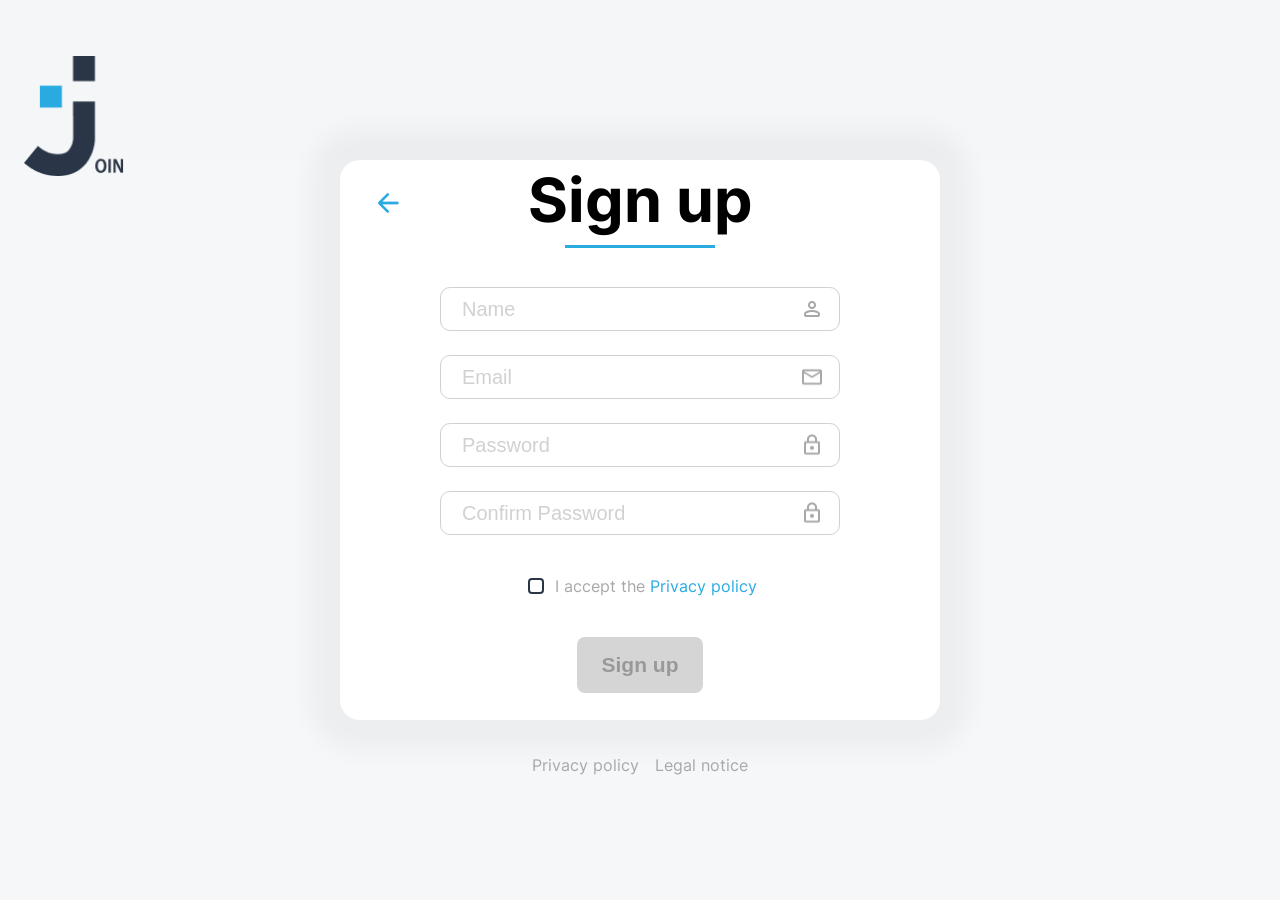
<file: signup.html>
<!DOCTYPE html>
<html lang="en">

<head>
    <meta charset="UTF-8">
    <meta name="viewport" content="width=device-width, initial-scale=1.0">
    <link rel="stylesheet" href="./CSS/style.css">
    <link rel="stylesheet" href="./CSS/font.css">
    <link rel="stylesheet" href="./CSS/signupLoginResponsive.css">
    <link rel="stylesheet" href="./CSS/legalPolicyExtern.css">
    <link rel="stylesheet" href="./CSS/responsive.css">
    <title>Sign up</title>
    <link rel="icon" type="image/x-icon" href="./img/Capa 2.png">
</head>

<body>
    <header class="header-login">
        <img class="static-img-signup logo-desktop" src="./img/Capa 2.png">
    </header>
    <img class="static-img-phone-signup" src="./img/Capa 2.png">
    <main class="background">
        <form onsubmit="handleSubmit(event)" novalidate class="main-container-signup">
            <section class="header">
                <div class="arrowcontainer">
                    <a href="index.html">
                        <img class="arrow-left-line" src="./img/arrow-left-line.png">
                    </a>
                </div>
                <div class="aot-signup-container">
                    <div class="text-container">
                        <div class="signup-headline">Sign up</div>
                        <div class="blue-seperator"></div>
                    </div>
                </div>
            </section>
            <section class="data-container">

                <div class="name-container-signup">
                    <div class="input-with-icon">
                        <input id="name" placeholder="Name" type="text" required class="name-input margin-input" onblur="validateName()">
                        <img class="signup-icon-setup" src="./img/person.png" alt="Person icon">
                    </div>
                    <div id="nameCorrectIncorrectS" class="correct-incorrect"></div>
                </div>

                <div>
                    <div class="input-with-icon">
                        <input id="email" placeholder="Email" type="email" required class="email-input margin-input" onblur="validateEmailS()">
                        <img class="signup-icon-setup" src="./img/mail.png" alt="Mail icon">
                    </div>
                    <div id="emailCorrectIncorrectS" class="correct-incorrect"></div>
                </div>

                <div>
                <div class="password-container">
                    <div class="input-with-icon">
                        <input id="password" placeholder="Password" type="password" required class="password-input margin-input" onblur="validatePassword(this)"/>
                        <img class="signup-icon-setup" src="./img/lock.png" alt="Lock icon">
                        <div class="toggle-password" onclick="togglePassword('password')"></div>
                    </div>
                </div>
                <div id="passwordOneCorrectIncorrect" class="correct-incorrect"></div>
                </div>

                <div>
                <div class="password-container">
                    <div class="input-with-icon">
                        <input id="confirmedPassword" placeholder="Confirm Password" type="password" required class="password-input margin-input" onblur="validatePassword(this)"/>
                        <img class="signup-icon-setup" src="./img/lock.png" alt="Lock icon">
                        <div class="toggle-password" onclick="togglePassword('confirmedPassword')"></div>
                    </div>
                </div>
                <div id="passwordTwoCorrectIncorrect" class="correct-incorrect"></div>
                </div>


            </section>
            <section class="accept-policy-container">
                <div class="accept-container">
                    <input id="acceptPolicy" class="accept-policy-checkbox" type="checkbox" required>
                    <div id="acceptText" class="accept-text">I accept the<a href="privacyPolicyExtern.html" class="policy-link"> Privacy policy</a></div>
                </div>
                <div id="policyErrorMsg" class="error-message" style="color: red;"></div>
            </section>
            <button class="sign-up-button pointer color-blue-button font-size-21" type="submit" disabled>
                Sign up
            </button>     
        </form>
        <section class="legal-privacy-container">
            <a href="privacyPolicyExtern.html" class="privacy-policy-extern">Privacy policy</a>
            <a href="legalNoticeExtern.html" class="privacy-policy-extern">Legal notice</a>
        </section>
    </main>
    <div id="successfull-container" class="signup-successful-container d-none">
        <div id="succesfull-signup" class="succesfull-signup">You signed up successfully</div>
    </div>
</body>
<script src="./JS/storage.js"></script>
<script src="./JS/storageHelp.js"></script>
<script src="./JS/signupHelp.js"></script>
<script src="./JS/signup.js"></script>
<script src="./JS/contacts.js"></script>

</html>
</file>
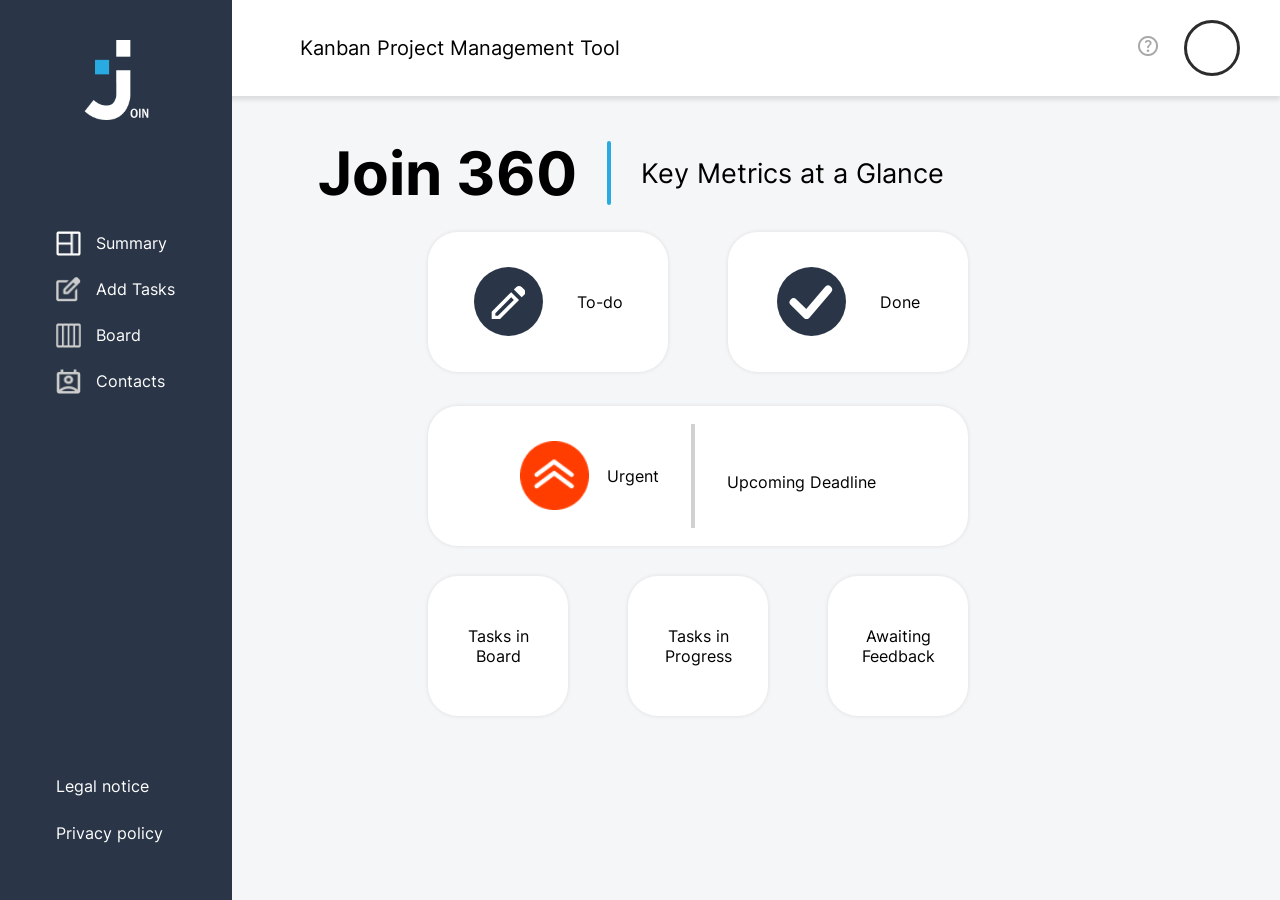
<file: summary.html>
<!DOCTYPE html>
<html lang="en">

<head>
    <meta charset="UTF-8">
    <meta name="viewport" content="width=device-width, initial-scale=1.0">
    <link rel="stylesheet" href="./CSS/summary.css">
    <link rel="stylesheet" href="./CSS/style.css">
    <link rel="stylesheet" href="./CSS/font.css">
    <link rel="stylesheet" href="./CSS/responsiveSummary.css">
    <link rel="stylesheet" href="./CSS/bluebar.css">
    <link rel="stylesheet" href="./CSS/topbar.css">
    <link rel="stylesheet" href="./CSS/legalPrivacy.css">
    <link rel="stylesheet" href="./CSS/help.css">
    <title>Summary</title>
    <link rel="icon" type="image/x-icon" href="./img/Capa 2.png">
</head>

<body onload="initSummary()">
    <header class="header-container" w3-include-html="./templates/topbar.html"></header>
    <main class="main-content">
        <div class="content-container">
            <section class="parent-container-summary">
                <fieldset class="summary-headline">
                    <div class="join-360">Join 360</div>
                    <div class="seperator-and-text-container">
                        <div class="vertical-seperator"></div>
                        <div>Key Metrics at a Glance</div>
                    </div>
                </fieldset>
                <section class="greeting-and-todos-container">
                    <div class="todos-container">
                        <fieldset class="todos-box">
                            <a href="board.html" class="todo color-black todo-summary">
                            
                                <div class="icon-box small-icon">
                                    <svg class="icon" viewBox="0 0 25 25" fill="none" xmlns="http://www.w3.org/2000/svg">
                                        <path class="icon-edit" d="M3.16667 22.3332H5.03333L16.5333 10.8332L14.6667 8.9665L3.16667 20.4665V22.3332ZM22.2333 8.89984L16.5667 3.29984L18.4333 1.43317C18.9444 0.922059 19.5722 0.666504 20.3167 0.666504C21.0611 0.666504 21.6889 0.922059 22.2 1.43317L24.0667 3.29984C24.5778 3.81095 24.8444 4.42761 24.8667 5.14984C24.8889 5.87206 24.6444 6.48873 24.1333 6.99984L22.2333 8.89984ZM20.3 10.8665L6.16667 24.9998H0.5V19.3332L14.6333 5.19984L20.3 10.8665Z" fill="white"/>
                                        </svg>
                                </div>
                                <div style="text-align: center;">
                                    <div id="toDosNumber" class="todos-number-container"></div>
                                    <div class="todos-text-container">To-do</div>
                                </div>
                            </a href="board.html">
                            <a href="board.html" class="todo color-black">
                                <div class="icon-box small-icon">
                                    <svg class="icon" viewBox="0 0 38 30" fill="none"
                                        xmlns="http://www.w3.org/2000/svg">
                                        <path class="icon-vector" d="M4.02832 15.0001L15.2571 26.0662L33.9717 3.93408"
                                            stroke="#FFFFFF" stroke-width="7" stroke-linecap="round"
                                            stroke-linejoin="round" />
                                    </svg>
                                </div>
                                <div style="text-align: center;">
                                    <div id="doneNumber" class="todos-number-container"></div>
                                    <div class="todos-text-container">Done</div>
                                </div>
                            </a href="board.html">
                        </fieldset>
                        <a href="board.html" class="urgent-todo-container color-black">
                            <div class="urgent-box">
                                <img class="small-icon" src="./img/urgent.png">
                                <div style="text-align: center;">
                                    <div id="urgentTasksNumber" class="todos-number-container"></div>
                                    <div class="todos-text-container">Urgent</div>
                                </div>
                            </div>
                            <div class="grey-seperator"></div>
                            <div class="deadline-reminder-container">
                                <div id="deadline" class="date-container"></div>
                                <div class="todos-text-container">Upcoming Deadline</div>
                            </div>
                        </a href="board.html">
                        <fieldset class="undone-todos-container">
                            <a href="board.html" class="todo-in-progress color-black">
                                <div style="text-align: center;">
                                    <div id="allTasksNumber" class="todos-number-container"></div>
                                    <div>Tasks in <br>Board</div>
                                </div>
                            </a>
                            <a href="board.html" class="todo-in-progress color-black">
                                <div style="text-align: center;">
                                    <div id="inProgressNumber" class="todos-number-container"></div>
                                    Tasks in Progress
                                </div>
                            </a>
                            <a href="board.html" class="todo-in-progress color-black">
                                <div style="text-align: center;">
                                    <div id="feedbackNumber" class="todos-number-container"></div>
                                    <div>Awaiting Feedback</div>
                                </div>
                            </a>
                        </fieldset>
                    </div>
                    <div class="greeting-container">
                        <div id="greeting" class="greeting"></div>
                        <div id="userNameContainer" class="user-name"></div>
                    </div>
                </section>
            </section>
        </div>
    </main>
    <footer class="tools-container" w3-include-html="./templates/bluebar.html"></footer>
</body>
<script src="./JS/summary.js"></script>
<script src="./JS/include.js"></script>
<script src="./JS/storage.js"></script>
<script src="./JS/storageHelp.js"></script>
<script src="./JS/logout.js"></script>
<script src="./JS/topbar.js"></script>

</html>
</file>
<file: CSS/style.css>
body {
    margin: 0;
    font-family: "Inter", sans-serif;
    height: 100vh;
    background-color: rgb(245, 246, 247);
}

.signup-successful-container,
.wrong-password-container {
    position: absolute;
    top: 0;
    right: 0;
    bottom: 0;
    left: 0;
    background-color: rgba(168, 168, 168, 0.5);
    display: flex;
    justify-content: center;
    align-items: center;
}

.succesfull-signup {
    display: flex;
    justify-content: center;
    align-items: center;
    color: white;
    font-size: 20px;
    background-color: rgba(42, 54, 71, 1);
    border-radius: 20px;
    height: 70px;
    width: 300px;
    transform: translateY(700%);
    transition: transform 1s ease-in-out;
}

.wrong-password {
    display: flex;
    justify-content: center;
    align-items: center;
    color: white;
    font-size: 20px;
    background-color: rgba(42, 54, 71, 1);
    border-radius: 20px;
    height: 70px;
    width: 300px;
}

.transform {
    transform: translateY(0%);
}

.d-none {
    display: none;
}

.join-icon-signup {
    position: absolute;
    width: 65px;
    height: 80px;
    top: 60px;
    left: 60px;
}

.background-animation {
    animation: backgroundAnimation ease-in-out 2000ms;
    animation-fill-mode: forwards;
    background-color: #F6F7F8;
    z-index: 5;
    position: absolute;
    top: 0;
    right: 0;
    bottom: 0;
    left: 0;
}

.background {
    position: absolute;
    top: 160px;
    right: 0;
    bottom: 0;
    left: 0;
    background-color: #F6F7F8;
    display: flex;
    gap: 35px;
    flex-direction: column;
    align-items: center;
}

.no-user-text {
    font-size: 20px;
    font-weight: 400;
}

.sign-up-button {
    width: 126px;
    height: 56px;
    background: rgba(42, 54, 71, 1);
    color: white;
    border-color: transparent;
    border-radius: 8px;
    font-size: 16px;
    font-weight: 700;
}

.sign-up-button:disabled {
    background: #c4c4c4;
    color: #6f6f6f;
    cursor: not-allowed;
    opacity: 0.7;
}

.main-container {
    background-color: white;
    width: 648px;
    height: 448px;
    display: flex;
    flex-direction: column;
    align-items: center;
    justify-content: center;
    border-radius: 20px;
    box-shadow: 0px 0px 25px 31px rgba(0, 0, 0, 0.04);
}

.main-container-signup {
    background-color: white;
    width: 600px;
    min-height: 560px;
    display: flex;
    flex-direction: column;
    align-items: center;
    justify-content: center;
    border-radius: 20px;
    box-shadow: 0px 0px 25px 31px rgba(0, 0, 0, 0.04);
}


.arrow-left-line:hover {
    cursor: pointer;
}

.header {
    display: flex;
    align-items: center;
    position: relative;
    width: 100%; 
    margin-bottom: 48px;
}

.aot-signup-container {
    position: absolute;
    left: 50%;
    transform: translateX(-50%);
    width: 70%;
}

.text-container {
    display: flex;
    flex-direction: column;
    justify-content: center;
    align-items: center;
}

.arrowcontainer {
    margin-left: 32px;
}

.login-headline,
.signup-headline {
    font-weight: 700;
    font-size: 61px;
    margin-bottom: 8px;
}

.blue-seperator {
    height: 3px;
    width: 150px;
    background-color: rgba(41, 171, 226, 1);
}

.data-container {
    width: min(100%, 400px);
    max-width: 400px;
    display: flex;
    flex-direction: column;
    margin: 8px 0px;
}

.margin-input {
    margin: 8px 0;
}

.name-input {
    width: 100%;
    box-sizing: border-box;
    height: 16px;
    border: 1px solid rgba(209, 209, 209, 1);
    border-radius: 10px;
    outline: unset;
    Padding-top: 21px;
    padding-bottom: 21px;
    padding-left: 21px;
    padding-right: 48px;
    background-position: 95%;
    font-weight: 400;
    font-size: 20px;
}

.name-container-signup {
    display: flex;
    flex-direction: column;
    width: 100%;
}

.input-with-icon {
    position: relative;
    width: 100%;
}

.signup-icon-setup {
    position: absolute;
    top: 50%;
    right: 16px;
    transform: translateY(-50%);
    width: 24px;
    height: 24px;
    pointer-events: none;
    z-index: 1;
}

.email-input {
    width: 100%;
    box-sizing: border-box;
    height: 16px;
    border: 1px solid rgba(209, 209, 209, 1);
    border-radius: 10px;
    outline: unset;
    Padding-top: 21px;
    padding-bottom: 21px;
    padding-left: 21px;
    padding-right: 48px;
    background-position: 95%;
    font-weight: 400;
    font-size: 20px;
}

.password-input {
    width: 100%;
    box-sizing: border-box;
    height: 16px;
    border: 1px solid rgba(209, 209, 209, 1);
    border-radius: 10px;
    outline: unset;
    Padding-top: 21px;
    padding-bottom: 21px;
    padding-left: 21px;
    padding-right: 80px;
    background-repeat: no-repeat !important;
    background-position: 95% !important;
    font-weight: 400;
    font-size: 20px;
}

.password-container {
    position: relative;
    display: flex;
    width: 100%;
}

#loginPassword, #confirmedPassword, #password {
    width: 100%;
    height: 16px;
    border: 1px solid rgba(209, 209, 209, 1);
    border-radius: 10px;
    outline: unset;
    Padding-top: 21px;
    padding-bottom: 21px;
    padding-left: 21px;
    padding-right: 80px;

    font-weight: 400;
    font-size: 20px;
}

.margin-8 {
    margin: 8px 0px;
}

input[type="password"]::-ms-reveal,
input[type="password"]::-ms-clear,
input[type="password"]::-webkit-credentials-auto-fill-button {
    display: none !important;
    visibility: hidden;
    pointer-events: none;
}

.toggle-password {
    position: absolute;
    top: 50%;
    right: 12px;
    width: 24px;
    height: 24px;
    transform: translateY(-50%);
    cursor: pointer;
    z-index: 2;
}

.toggle-password:hover {
    opacity: 0.7;
}

.phone-input {
    width: 100%;
    box-sizing: border-box;
    height: 16px;
    border: 1px solid rgba(209, 209, 209, 1);
    border-radius: 10px;
    outline: unset;
    Padding-top: 21px;
    padding-bottom: 21px;
    padding-left: 21px;
    padding-right: 48px;
    background-position: 95%;
    font-weight: 400;
    font-size: 20px;
}

.email-input {
    width: 100%;
    box-sizing: border-box;
    height: 16px;
    border: 1px solid rgba(209, 209, 209, 1);
    border-radius: 10px;
    outline: unset;
    Padding-top: 21px;
    padding-bottom: 21px;
    padding-left: 21px;
    padding-right: 48px;
    background-position: 95%;
    font-weight: 400;
    font-size: 20px;
}

::placeholder {
    color: #D1D1D1;
}

.remember-container {
    display: flex;
    justify-content: center;
    gap: 8px;
    margin: 8px 0px;
}

.accept-policy-container {
    width: 100%;
    display: flex;
    align-items: center;
    justify-content: center;
    flex-direction: column;
    margin: 16px 0px;
}

.accept-container {
    display: flex;
    align-items: center;
    gap: 8px;
    margin-bottom: 8px;
}

.accept-text {
    font-size: 16px;
    font-weight: 400;
    color: rgba(168, 168, 168, 1);
}

.accept-policy-checkbox,
.remember-me-checkbox {
    appearance: none;
    -webkit-appearance: none;
    -moz-appearance: none;
    width: 16px;
    height: 16px;
    background-color: white;
    border: 2px solid #2A3647;
    border-radius: 4px;
    cursor: pointer;
    position: relative;
    display: inline-block;
}

.accept-policy-checkbox:checked,
.remember-me-checkbox:checked {
    background-color: white;
    border: 2px solid #2A3647;
}

.accept-policy-checkbox:checked::after,
.remember-me-checkbox:checked::after {
    content: "";
    position: absolute;
    bottom: 2px;
    left: 4px;
    width: 6px;
    height: 16px;
    border: solid #2A3647;
    border-width: 0 2px 2px 0;
    transform: rotate(45deg);
}

.policy-link {
    color: #29ABE2;
    text-decoration: unset;
}

.remember-text {
    font-weight: 400;
    font-size: 16px;
    color: rgba(0, 0, 0, 1);
}

.login-buttons-container {
    display: flex;
    justify-content: center;
    gap: 32px;
    margin: 8px 0px;
}

.login-button {
    width: 112px;
    height: 48px;
    background: rgba(42, 54, 71, 1);
    color: white;
    font-weight: 700;
    border-color: transparent;
    border-radius: 8px;
}

.guest-button {
    width: 168px;
    height: 48px;
    color: rgba(42, 54, 71, 1);
    font-weight: 700;
    border: 1px solid rgba(42, 54, 71, 1);
    border-radius: 8px;
}

.font-size-21 {
    font-size: 21px;
}

.help-bottom {
    font-size: 27px;
    font-weight: 700;
    padding: 32px 0 24px 0;
}

.legal-privacy-container {
    display: flex;
    gap: 16px;
}

.privacy-policy-extern {
    text-decoration: unset;
    color: #A8A8A8;
}

.privacy-policy-extern:hover {
    color: #29ABE2;
}

.pointer {
    cursor: pointer;
}

.color-blue-button:hover {
    background-color: #29ABE2;
    box-shadow: 0px 4px 4px 0px rgba(0, 0, 0, 0.2);
}

.color-blue-button:disabled,
.color-blue-button:disabled:hover {
    background: #c4c4c4;
    color: #6f6f6f;
    cursor: not-allowed;
    box-shadow: none;
}

.color-white-button:hover {
    border-color: #29ABE2;
    box-shadow: 0px 4px 4px 0px rgba(0, 0, 0, 0.2);
}

.correct-incorrect {
    font-size: 14px;
    height: 8px;
    display: flex;
    align-items: center;
    justify-content: center;
    text-align: center;
}

fieldset {
    border: none;
}

.error-message {
    font-size: 14px;
    height: 16px;
    display: flex;
    justify-content: center;
}

.header-login {
    display: flex;
    justify-content: flex-end;
    align-items: flex-start;

    width: 100%;
    max-width: 1400px;

    padding: 60px 24px;
    margin: 0 auto;

    box-sizing: border-box;
}

.not-user-container {
    top: 70px;
    right: 100px;
    display: flex;
    align-items: center;
    gap: 35px;
}

.not-user-container-phone {
    display: none;
}

.not-user-container-desktop {
    display: flex;
    align-items: center;
    gap: 35px;

    z-index: 50;
}

.intro-img {
    width: 100px;
    height: 120px;
    position: absolute;
    z-index: 100;
    top: 50%;
    left: 50%;
    transform: translate(-50%, -50%) scale(1.8);
    animation: introAnimation 0.5s ease-in-out forwards;
}

.static-img-signup {
    width: 100px;
    height: 120px;
    position: absolute;
    z-index: 100;
    left: calc((100% - min(1400px, 100%)) / 2 + 24px);
    top: 56px;
}

.intro-img-responsive {
    display: none;
    animation: moveUp 500ms ease-in-out 500ms forwards;
    animation-fill-mode: forwards;
    height: 130px;
    width: 100px;
    position: absolute;
    top: 40%;
    left: 47%;
    z-index: 10;
}

.intro-img-phone {
    animation: fadeIn 400ms ease-in-out 500ms forwards;
    opacity: 0;
}

.not-user-text {
    margin-bottom: 8px;
}

@keyframes fadeIn {
    to {
        opacity: 1;
    }
}

@keyframes introAnimation {
    0% {
        top: 50%;
        left: 50%;
        transform: translate(-50%, -50%) scale(1.8);
    }
    100% {
        top: 56px;
        left: calc((100% - min(1400px, 100%)) / 2 + 24px);
        transform: translate(0, 0) scale(1);
    }
}

.intro-img-phone {
    display: none;
}

.static-img-phone-signup {
    display: none;
}

@media (max-width: 1401px) {
    .header-login {
        width: 100%;
    }
}

@media (max-height: 700px) {
    .not-user-text {
        display: none;
    }
}

@media (max-height: 600px) {
    .data-container {
        margin: 0px;
    }
}

@media (max-width: 600px) {
    .not-user-container-phone {
        display: block;
    }
    .not-user-container-desktop {
        display: none;
    }

    .logo-desktop {
        display: none;
    }

    .intro-img-phone {
        display: block;
        position: absolute;
        top: 16px;
        left: 16px;
        width: 64px;
        height: 80px;
    }

    .static-img-phone-signup {
        display: block;
        position: absolute;
        top: 16px;
        left: 16px;
        width: 64px;
        height: 80px;
    }

    .intro-img {
        animation: moveUp ease-in-out 500ms;
        animation-fill-mode: forwards;
        width: 100px;
        height: 130px;
        position: absolute;
        top: 40%;
        left: 47%;
        z-index: 10;
    }
}

@media (max-width: 680px) {
    .background {
        position: static;
        height: 420px;
        gap: 16px;
        justify-content: flex-start;
    }
}

@media (max-height: 601px) {
    .not-user-container {
        top: 16px;
    }
    .main-container {
        height: 360px;
    }
}
</file>
<file: CSS/keyframes.css>
@keyframes moveUp {
    100% {
        display: unset;
        position: absolute;
        width: 65px;
        height: 80px;
        top: 60px;
        left: 60px;
    }
}

@keyframes backgroundAnimation {
    100% {
        background-color: transparent;
        display: none;
    }
}

@keyframes moveUpResponsiveBlue {
    100% {
        display: unset;
        position: absolute;
        width: 65px;
        height: 80px;
        top: 20px;
        left: 20px;
        opacity: 1;
    }
}

@keyframes moveUpResponsiveWhite {
    100% {
        position: absolute;
        width: 65px;
        height: 80px;
        top: 20px;
        left: 20px;
        opacity: 0;
    }
}

@keyframes backgroundAnimationResponsive {
    100% {
        background-color: transparent;
        display: none;
    }
}
</file>
<file: CSS/font.css>
/* inter-100 - latin */
@font-face {
    font-display: swap;
    /* Check https://developer.mozilla.org/en-US/docs/Web/CSS/@font-face/font-display for other options. */
    font-family: 'Inter';
    font-style: normal;
    font-weight: 100;
    src: url('./fonts/inter-v13-latin-100.woff2') format('woff2');
    /* Chrome 36+, Opera 23+, Firefox 39+, Safari 12+, iOS 10+ */
}

/* inter-200 - latin */
@font-face {
    font-display: swap;
    /* Check https://developer.mozilla.org/en-US/docs/Web/CSS/@font-face/font-display for other options. */
    font-family: 'Inter';
    font-style: normal;
    font-weight: 200;
    src: url('./fonts/inter-v13-latin-200.woff2') format('woff2');
    /* Chrome 36+, Opera 23+, Firefox 39+, Safari 12+, iOS 10+ */
}

/* inter-300 - latin */
@font-face {
    font-display: swap;
    /* Check https://developer.mozilla.org/en-US/docs/Web/CSS/@font-face/font-display for other options. */
    font-family: 'Inter';
    font-style: normal;
    font-weight: 300;
    src: url('./fonts/inter-v13-latin-300.woff2') format('woff2');
    /* Chrome 36+, Opera 23+, Firefox 39+, Safari 12+, iOS 10+ */
}

/* inter-regular - latin */
@font-face {
    font-display: swap;
    /* Check https://developer.mozilla.org/en-US/docs/Web/CSS/@font-face/font-display for other options. */
    font-family: 'Inter';
    font-style: normal;
    font-weight: 400;
    src: url('./fonts/inter-v13-latin-regular.woff2') format('woff2');
    /* Chrome 36+, Opera 23+, Firefox 39+, Safari 12+, iOS 10+ */
}

/* inter-500 - latin */
@font-face {
    font-display: swap;
    /* Check https://developer.mozilla.org/en-US/docs/Web/CSS/@font-face/font-display for other options. */
    font-family: 'Inter';
    font-style: normal;
    font-weight: 500;
    src: url('./fonts/inter-v13-latin-500.woff2') format('woff2');
    /* Chrome 36+, Opera 23+, Firefox 39+, Safari 12+, iOS 10+ */
}

/* inter-600 - latin */
@font-face {
    font-display: swap;
    /* Check https://developer.mozilla.org/en-US/docs/Web/CSS/@font-face/font-display for other options. */
    font-family: 'Inter';
    font-style: normal;
    font-weight: 600;
    src: url('./fonts/inter-v13-latin-600.woff2') format('woff2');
    /* Chrome 36+, Opera 23+, Firefox 39+, Safari 12+, iOS 10+ */
}

/* inter-700 - latin */
@font-face {
    font-display: swap;
    /* Check https://developer.mozilla.org/en-US/docs/Web/CSS/@font-face/font-display for other options. */
    font-family: 'Inter';
    font-style: normal;
    font-weight: 700;
    src: url('./fonts/inter-v13-latin-700.woff2') format('woff2');
    /* Chrome 36+, Opera 23+, Firefox 39+, Safari 12+, iOS 10+ */
}

/* inter-800 - latin */
@font-face {
    font-display: swap;
    /* Check https://developer.mozilla.org/en-US/docs/Web/CSS/@font-face/font-display for other options. */
    font-family: 'Inter';
    font-style: normal;
    font-weight: 800;
    src: url('./fonts/inter-v13-latin-800.woff2') format('woff2');
    /* Chrome 36+, Opera 23+, Firefox 39+, Safari 12+, iOS 10+ */
}

/* inter-900 - latin */
@font-face {
    font-display: swap;
    /* Check https://developer.mozilla.org/en-US/docs/Web/CSS/@font-face/font-display for other options. */
    font-family: 'Inter';
    font-style: normal;
    font-weight: 900;
    src: url('./fonts/inter-v13-latin-900.woff2') format('woff2');
    /* Chrome 36+, Opera 23+, Firefox 39+, Safari 12+, iOS 10+ */
}
</file>
<file: CSS/signupLoginResponsive.css>
@media (max-width: 960px) {
    body {
        flex-direction: column-reverse;
    }

    .login-headline {
        height: 60px;
        font-size: 48px;
    }

    .main-container {
        width: 300px;
        margin-top: 100px;
    }

    .blue-seperator {
        width: 80px;
    }

    .data-container {
        width: 90%;
        display: flex;
        justify-content: center;
        align-items: center;
    }

    .password-input {
        width: 250px;
        background-position: 250px;
    }

    .remember-container {
        padding-left: unset;
        margin-bottom: unset;
    }

    .login-buttons-container {
        flex-direction: column;
        gap: 21px;
        padding-left: unset;
    }

    .main-container-signup {
        width: 300px;
    }

    .arrow-left-line {
        right: 130px;
        top: 120px;
    }

    .signup-headline {
        height: 60px;
        font-size: 48px;
    }

    .font-size-21 {
        font-size: 16px;
    }
    .login-button {
        width: 168px;
    }
}

@media (max-width: 680px) {
    .background-animation {
        animation: backgroundAnimationResponsive ease-in-out 500ms;
        animation-fill-mode: forwards;
        background-color: #2A3647;
        height: 960px;
    }

    .main-container {
        margin-top: 8px;
    }
}

@media (max-width: 600px) {
    .not-user-container {
        position: unset;
    }

    .legal-container {
        margin-bottom: 14px;
    }

    .main-container-signup {
        margin-top: 80px;
    }

    .arrow-left-line {
        right: 130px;
        top: 160px;
    }

    .intro-img {
        animation: moveUpResponsiveBlue ease-in-out 500ms;
        animation-fill-mode: forwards;
    }

    .intro-img-responsive {
        animation: moveUpResponsiveWhite ease-in-out 500ms;
        animation-fill-mode: forwards;
        display: unset;
    }

    .main-container-signup {
        margin-top: 50px;
    }

    .join-icon-signup {
        top: 20px;
        left: 20px;
    }

    .signup-successful-container {
        height: 150%;
    }
}
</file>
<file: CSS/addTask.css>
body {
    margin: 0px;
    padding: 0px;
    background-color: rgb(246, 247, 249);
    background-color: rgb(246, 247, 249);
    display: flex;
    font-family: "Inter", sans-serif;
    box-sizing: border-box;
}

.assign-contact-checkbox {
    appearance: none;
    -webkit-appearance: none;
    -moz-appearance: none;
    width: 16px;
    height: 16px;
    background-color: white;
    border: 2px solid #2A3647;
    border-radius: 4px;
    cursor: pointer;
    position: relative;
    display: inline-block;
}

.assign-contact-checkbox:checked {
    background-color: #2A3647;
    border: 2px solid white;
}

.assign-contact-checkbox:checked::after {
    content: "";
    position: absolute;
    bottom: 2px;
    left: 6px;
    width: 6px;
    height: 15px;
    border: solid white;
    border-width: 0 2px 2px 0;
    transform: rotate(45deg);
}

.content-container {
    height: 100vh;
    width: calc(100% - 232px);
    margin-left: 232px;
}

.parent-container {
    box-sizing: border-box;
    background-color: #F6F7F8;
    height: 100%;
    display: flex;
    margin-top: 96px;
}

.main-container-task {
    width: 1400px;
    display: flex;
    flex-direction: column;
    align-items: flex-start;
    margin-left: 64px;
    gap: 18px;
}

.added-to-board {
    background-color: #2A3547;
    color: white;
    border-radius: 20px;
    height: 74px;
    position: absolute;
    top: 45%;
    z-index: 1;
    display: flex;
    align-items: center;
    width: 300px;
    justify-content: center;
    gap: 16px;
    font-size: 20px;
}

.added-to-board img {
    width: 22px;
    height: 26px;
}

.aot-task-container {
    width: 100%;
    height: 10%;
    display: flex;
    align-items: center;
}

.aot-task-container-small {
    margin: 24px 0 32px 16px;
}

.inputs-flex {
    display: flex;
    flex-direction: column;
    gap: 8px;
}

.main-container-task-one-two,
.main-container-task-one-two-small {
    display: flex;
    gap: 32px;
    width: 100%;
}

.button-end-process-container,
.button-end-process-container-small {
    box-sizing: border-box;
    height: 10%;
    display: flex;
    align-items: center;
    justify-content: space-between;
    width: 100%;
}

.add-task-set-up-one-container {
    width: 50%;
    display: flex;
    gap: 16px
}

.seperate-container {
    background-color: rgb(209, 209, 209);
    width: 1px;
}

.add-task-set-up-two-container {
    width: 50%;
}

.add-task-title {
    font-size: 48px;
    font-weight: 700;
}

.add-task-set-up-one {
    width: 100%;
    display: flex;
    flex-direction: column;
    gap: 16px;
}

.task-input-field {
    padding: 8px 8px 8px 8px;
    border-radius: 10px;
    border: 1px solid rgb(209, 209, 209);
    font-family: 'Inter';
    font-size: 14px;
}

.add-task-set-up-two {
    width: 100%;
    display: flex;
    flex-direction: column;
    gap: 24px;
}

.button-prio-width {
    width: 100%;
    display: flex;
    justify-content: space-between;
}

.button-prio {
    background-color: white;
    padding: 10px 15px 10px 15px;
    border: 1px solid rgb(209, 209, 209);
    border: 1px solid rgb(209, 209, 209);
    border-radius: 10px;
    cursor: pointer;
    gap: 8px;
    min-width: 88px;

}

.height-subtask {
    height: 128px;
    overflow-y: auto;
}

.pointer {
    cursor: pointer;
}

.prio-photos {
    width: 20px;
}

.center {
    display: flex;
    align-items: center;
    justify-content: center;
}

.button-txt-img {
    display: flex;
    align-items: center;
    gap: 3px;
    font-size: clamp(1rem, 0.585rem + 1.329vi, 1.25rem);
}

.color-blue-button:hover {
    background-color: #29ABE2;
    box-shadow: 0px 4px 4px 0px rgba(0, 0, 0, 0.2);
}

.color-white-button {
    background-color: white;
    color: black;
    border: 1px solid rgb(209, 209, 209);
    border: 1px solid rgb(209, 209, 209);
    padding: 8px 8px 8px 8px;
    cursor: pointer;
    border-radius: 10px;
}

.color-blue-button {
    background-color: rgb(42, 54, 71);
    background-color: rgb(42, 54, 71);
    color: white;
    border: 1px solid rgb(209, 209, 209);
    border: 1px solid rgb(209, 209, 209);
    padding: 8px 8px 8px 8px;
    cursor: pointer;
    border-radius: 10px;
    border-radius: 10px;
}

.color-white-button:hover {
    border-color: #29ABE2;
    box-shadow: 0px 4px 4px 0px rgba(0, 0, 0, 0.2);
}

.check-svg {
    width: 16px;
}

.close-svg {
    width: 12px;
}

.bubble-setup {
    display: flex;
}

.drop-down {
    position: relative;
}

.drop-down * {
    box-sizing: border-box;
}

.select {
    background-color: rgb(255, 255, 255);
    padding: 8px 8px 8px 8px;
    border-radius: 10px;
    border: 1px solid rgb(209, 209, 209);
    border: 1px solid rgb(209, 209, 209);
    display: flex;
    justify-content: space-between;
    align-items: center;
}

.caret {
    width: 0;
    height: 0px;
    border-left: 5px solid transparent;
    border-right: 5px solid transparent;
    border-top: 6px solid rgb(0, 0, 0);
}

.createRotate {
    transform: rotate(180deg);
}

.menu {
    list-style: none;
    padding: 0.2em 0.5em;
    border: 1px solid rgb(209, 209, 209);
    border: 1px solid rgb(209, 209, 209);
    box-shadow: 0 0.5em 1em rgba(0, 0, 0, 0.2);
    border-radius: 10px;
    color: rgb(0, 0, 0);
    position: absolute;
    top: 32px;
    width: 100%;
    background-color: rgb(255, 255, 255);
    display: none;
    transition: 0.5s;
    z-index: 1;
    max-height: 164px;
    overflow: auto;
}

.selectClicked {
    box-shadow: 0 0.5em 1em rgba(0, 0, 0, 0.2)
}

.menu li {
    cursor: pointer;
}

.menu li:hover {
    background-color: rgba(0, 0, 0, 0.021);
}

.active {
    background: rgba(235, 234, 234, 0.87);
}

.menu-open {
    display: block;
    opacity: 1;
    min-height: 96px;
}

::-webkit-scrollbar {
    width: 4px;
    border-radius: 4px;
}

::-webkit-scrollbar-track {
    background: #F6F7F8;
}

::-webkit-scrollbar-thumb {
    background: #A8A8A8;
    border-radius: 4px;
}

::-webkit-scrollbar-thumb:hover {
    background: #29ABE2;
    border-radius: 4px;
}

.input-with-img {
    border-radius: 10px;
    background-color: rgb(255, 255, 255);
    border: 1px solid rgb(209, 209, 209);
    border: 1px solid rgb(209, 209, 209);
    display: flex;
    align-items: center;
}

.input-with-img:focus-within {
    border: solid 2px black;
}

.task-input-with-img {
    width: 96%;
    padding: 10px 8px 8px 10px;
    border-radius: 10px;
    border-width: 0px 0px 0px 0px;
    outline: unset;
    font-family: 'Inter';
    font-size: 14px;
}

.input-field-svg {
    margin-right: 2%;
}

.check-cross-position {
    width: 80px;
    display: flex;
    flex-direction: row;
    align-items: center;
    justify-content: center;
    display: none;
}

.subtaskButtons {
    cursor: pointer;
}

.button-transparacy {
    background-color: transparent;
    border: transparent;
}

.name-initial {
    display: flex;
    align-items: center;
    gap: 8px;
    margin-top: 2px;
    margin-bottom: 2px;
}

.contact-name-max-width {
    max-width: 160px;
    overflow: hidden;
}

.contact-boarder,
.contact-boarder-edittask {
    margin-bottom: 2px;
    display: flex;
    justify-content: space-between;
    align-items: center;
    box-sizing: border-box;
    padding: 6px;
    border-radius: 6px;
}

.contact-boarder:hover,
.contact-boarder-edittask:hover {
    background-color: lightgrey;
}

.circle-initial,
.circle-initial-edittask {
    width: 30px;
    height: 30px;
    border-radius: 16px;
    display: flex;
    justify-content: center;
    align-items: center;
    border: 2px solid white;
}

.initial-style {
    color: white;
    font-size: 14px;
}

.initial-centering {
    display: flex;
    justify-content: center;
    align-items: center;
}

.subtask-container {
    overflow: auto;
}

.subtask-Txt {
    cursor: pointer;
    width: 95%;
    margin: 2px;
    display: flex;
    gap: 8px;
    justify-content: space-between;
}

.subtask-Txt:hover {
    background-color: rgba(0, 0, 0, 0.04);
}

.bubble-initial {
    width: 30px;
    height: 30px;
    min-width: 30px;
    max-width: 30px;
    flex: 0 0 30px;
    border-radius: 50%;
    display: flex;
    justify-content: center;
    align-items: center;
}

.creat-and-close-buttons {
    display: flex;
    gap: 8px;
    margin-bottom: 8px;
}

.assigned-contacts-container {
    display: flex;
    flex-direction: initial;
    gap: 8px;
    overflow: auto;
    height: 80px;
}

.subtask-Txt .delete-edit {
    opacity: 0;
    transition: opacity 0.2s ease;
}

.subtask-Txt:hover .delete-edit {
    opacity: 1;
}

.lowSelected,
.lowSelectedEdit {
    background-color: rgb(122, 226, 41);
    color: #FFFFFF;

}

.mediumSelected,
.mediumSelectedEdit {
    background-color: rgb(255, 168, 0);
    color: #FFFFFF;

}

.urgentSelected,
.urgentSelectedEdit {
    background-color: rgb(255, 61, 0);
    color: #FFFFFF;
}

.button-prio svg .urgentSelected {
    fill: #FF3D00;
}

.button-prio svg .mediumSelected {
    fill: rgb(255, 168, 0);
}

.button-prio svg .lowSelected {
    fill: rgb(122, 226, 41);
}

.button-prio.urgentSelected svg .urgentSelected,
.button-prio.mediumSelected svg .mediumSelected,
.button-prio.lowSelected svg .lowSelected {
    fill: #FFFFFF;
}

.orange-background {
    background-color: rgb(255, 168, 0);
    color: white;
}

.correct-incorrect {
    font-size: 14px;
    height: 8px;
}

fieldset {
    border: none;
}

.margin-bottom-32 {
    padding-bottom: 32px;
}

@media(max-width: 1680px) {
    .main-container-task-one-two,
    .main-container-task-one-two-small {
        width: 100%;
    }
    .button-end-process-container,
    .button-end-process-container-small {
        width: 100%; 
    }  
}

@media(max-width: 900px) {
    .parent-container {
        padding-top: 0px;
    }
}
</file>
<file: CSS/responsiveAddTask.css>
@media(max-width: 1800px) {
    .main-container-task {
        width: 90%;
    }
    .aot-task-container {
        width: 90%;
    }
    .button-end-process-container {
        width: 90%;
    }
}

@media(max-width: 1680px) {
    .main-container-task {
        margin: 16px 32px;
    }
    .board-form {
        width: 100%;
        height: 100%;
    }
}

@media (max-width: 1200px) {
    .attachments-info {
        flex-direction: column;
        align-items: flex-start;
    }
}

@media(max-width: 1100px) {
    .button-prio {
        padding: 8px 8px;
    }
}

@media (max-width: 1024px) {
    .parent-container {
        width: 100%;
        height: calc(100vh - 196px);
        margin: unset;
    }

    .button-end-process-container {
        margin-bottom: 10%;
    }

    .content-container {
        width: 100%;
        margin: unset;
        display: flex;
        align-items: center;
    }

    .main-container-task {
        height: 880px;
    }

    .parent-container {
        justify-content: center;
    }

}

@media (max-width: 900px) {
    .main-container-task-one-two {
        margin-bottom: unset;
        margin-top: unset;
        align-items: flex-start;
        flex-direction: column;
        justify-content: flex-start;
        height: calc(100vh - 54%);
        padding: 0px;
        margin: unset;
        width: 100%;
    }

    .margin-bottom-32 {
        padding-bottom: 128px;
        margin-bottom: 128px;
    }

    .main-container-task {
        height: 100%;
    }

    .parent-container {
        align-items: center;
    }

    .main-container-task {
        margin: 0px;
        height: 80vh;
        gap: 0px;
    }

    .main-container-task-one-two-small {
        overflow: auto;
    }

    .main-container-task-one-two-small {
        flex-direction: column;
        gap: unset !important;
    }

    .button-end-process-container {
        position: fixed;
        bottom: 96px;
        padding-left: 12px;
        padding-right: 12px;
        background-color: #F6F7F8;
        margin: unset;
        flex-direction: column;
        height: 64px;
    }

    .add-task-set-up-one-container,
    .add-task-set-up-two-container {
        width: 100% !important;
    }

    .aot-task-container {
        margin: 16px 0px 0px 16px;
    }

    .aot-task-container-small {
        height: unset;
        margin: 32px 0 32px 32px;
    }

    .seperate-container {
        display: none;
    }

    .content-container {
        min-height: 400px;
    }
}

@media(max-width: 531px) {
    .button-prio-width {
        justify-content: space-evenly;
    }
}

@media (max-width: 800px) {
    .main-container-task {
        margin-left: 0px;
    }
    .content-container {
        min-height: 1px;
    }
}

@media (max-width: 600px) {
    .parent-container {
        height: calc(100vh - 160px);
    }
    .button-end-process-container {
        bottom: 80px;
    }
    .button-prio {
        min-width: 40px;
    }
}

@media (max-height: 680px) {
    .button-end-process-container {
        height: 64px;
    }
    .creat-and-close-buttons {
        margin-bottom: 40px;
    }
}
</file>
<file: CSS/bluebar.css>
.tools-container {
    width: 232px;
    height: 100vh;
    position: fixed;
    background-color: #2A3647;
    display: flex;
    flex-direction: column;
    align-items: center;
    padding-top: 40px;
    font-size: 16px;
    font-weight: 400;
    color: white;
    box-sizing: border-box;
    z-index: 3;
    top: 0;
}


.join-icon {
    width: 65px;
    height: 80px;
    margin-bottom: 100px;
}


.tools-box {
    display: flex;
    justify-content: center;
    width: 100%;
}


.menu-tools-container {
    box-sizing: border-box;
    width: 100%;
    display: flex;
    flex-direction: column;
}

.menu-tool,
.menu-tool-text,
.menu-tool-privacy-legal {
    color: white;
    box-sizing: border-box;
    display: flex;
    gap: 15px;
    align-items: center;
    height: 46px;
    text-decoration: none;
}

.menu-tool-text {
    color: white;
    box-sizing: border-box;
    display: flex;
    gap: 15px;
    align-items: center;
    height: 46px;
    text-decoration: none;
}

.menu-tool img {
    padding-left: 56px;
}


.menu-tool:hover,
.menu-tool-bottom:hover {
    background-color: #091931;
    cursor: pointer;
}

.menu-tool-bottom {
    height: 35px;
    padding-left: 56px;
    display: flex;
    align-items: center;
}

.menu-img {
    width: 25px;
    height: 25px;
}


.policy-container {
    box-sizing: border-box;
    display: flex;
    flex-direction: column;
    align-items: center;
    justify-content: flex-end;
    padding-bottom: 50px;
    gap: 12px;
    color: rgba(168, 168, 168, 1);
    font-weight: 400;
    font-size: 16px;
    width: 100%;
    flex: 1;
}

a {
    text-align: left;
}

a:hover {
    color: #29ABE2;
    cursor: pointer;
}

.d-none {
    display: none;
}

.menu-tool-privacy-legal {
    display: none;
}

@media (max-width: 1024px) {
    .join-icon {
        display: none;
    }

    .tools-container {
        padding-top: unset;
        justify-content: center;
        width: 100%;
        height: 96px;
        position: fixed;
        bottom: 0;
        font-size: 14px;
        text-align: center;
        align-items: stretch;
        top: auto;
    }

    .tools-box {
        height: 100%;
        align-items: center;
    }

    .menu-tools-container {
        flex-direction: row;
        justify-content: space-evenly;
        height: 100%;
        align-items: center;
    }

    .extern-footer {
        display: flex;
        justify-content: space-between;
        width: 100%;
        margin: 0px 8px;
        padding: 8px 0px;
    }

    .menu-tool {
        flex-direction: column;
        justify-content: center;
        align-items: center;
        gap: 2px;
        height: 100%;
        font-size: clamp(0.875rem, 0.75rem + 0.4vi, 1rem);
        width: 96px;
        border-radius: 20px;
    }

    .menu-tool-privacy-legal {
        display: block;
        display: flex;
        justify-content: center;
        align-items: center;
        gap: 8px;
        height: 90%;
        font-size: clamp(0.875rem, 0.75rem + 0.4vi, 1rem);
        width: 216px;
        border-radius: 20px;
    }

    .menu-tool-text {
        flex-direction: column;
        justify-content: center;
        align-items: center;
        gap: 8px;
        height: 90%;
        font-size: clamp(0.875rem, 0.75rem + 0.4vi, 1rem);
        width: 128px;
        border-radius: 20px;
    }

    .menu-img {
        height: 24px;
        width: 24px;
    }

    .menu-tool img {
        padding-left: unset;
    }
}

@media (max-width: 600px) {
    .tools-container {
        height: 80px;
    }
}

@media (max-height: 500px) {
    .join-icon {
        margin-bottom: 8px;
    }
    .menu-img {
        width: 20px;
        height: 20px;
    }
    .menu-tool {
        font-size: 14px;
    }
}

@media (max-height: 400px) {
    .join-icon {
        display: none;
    }
}
</file>
<file: CSS/topbar.css>
.hide {
    display: none;
    width: 32px;
    height: 40px;
}

.header-container {
    position: fixed;
    box-sizing: border-box;
    width: 100%;
    height: 96px;
    display: flex;
    justify-content: space-between;
    align-items: center;
    padding-left: 280px;
    padding-right: 20px;
    font-weight: 400;
    font-size: 20px;
    background-color: white;
    box-shadow: 0px 4px 4px 0px rgba(0, 0, 0, 0.10);
    z-index: 3;
}


.help-icon:hover {
    width: 38px;
    height: 38px;
    cursor: pointer;
}

.menu-tool-text:hover {
    width: 128x;
    height: 48px;
    cursor: pointer;
}


.help-container {
    display: flex;
    align-items: center;
    gap: 20px;
}


.user-initials-container {
    width: 50px;
    height: 50px;
    border: 3px solid #2C2C2C;
    border-radius: 50%;
    display: flex;
    justify-content: center;
    align-items: center;
    color: #29ABE2;
    font-size: 20px;
    font-weight: 700;
}


.user-initials-container:hover {
    background-color: #E2E6EC;
    cursor: pointer;
}

.log-out-container {
    position: absolute;
    top: 64px;
    right: 24px;
    width: 128px;
    display: flex;
    flex-direction: column;
    gap: 20px;
    background-color: #2A3647;
    padding: 14px;
    border-top-left-radius: 20px;
    border-bottom-left-radius: 20px;
    border-bottom-right-radius: 20px;
    z-index: 1;
}

.d-none {
    display: none;
}

.user-menu-wrapper {
    position: relative;
}

.topbar-container {
    display: flex;
    justify-content: space-between;
    align-items: center;
    padding: 0px 20px;
    width: 1400px;
}

@media (max-width: 1024px) {
    .header-container {
        padding-left: 20px;
        width: 100%;
        position: fixed;
        top: 0;
        z-index: 998;
    }

    .help-container {
        padding-right: unset;
    }

    .kanban-header {
        display: none;
    }

    .show {
        display: unset;
    }
}

@media (max-width: 600px) {
    .header-container {
        height: 80px;
    }
}

@media (max-width: 550px) {
    .user-initials-container {
        width: 30px;
        height: 30px;
        font-size: 14px;
    }
    
    .log-out-container {
        top: 40px;
        right: 16px;
    }
}
</file>
<file: CSS/legalPrivacy.css>
.policy-box {
    display: flex;
    flex-direction: column;
    box-sizing: border-box;
    gap: 12px;
    width: 100%;
}

a {
    color: white;
    text-decoration: none;
    color: white;
    font-size: 16px;
}

a:hover {
    color: #29ABE2;
    cursor: pointer;
}

.legal-container {
    display: flex;
    justify-content: center;
    gap: 35px;
    color: rgba(168, 168, 168, 1);
    font-weight: 400;
    font-size: 16px;
}

.help-legal-privacy {
    display: flex;
    flex-direction: column;
    padding:  0 96px;
    height: 100%;
}

.help-headline img {
    height: 32px;
}

.help-legal-privacy-headline {
    box-sizing: border-box;
    display: flex;
    align-items: center;
    justify-content: space-between;
    gap: 30px;
    width: 100%;
    height: 100px;
}

.arrow-left:hover {
    cursor: pointer;
}

.headline {
    font-size: 27px;
    font-weight: 700;
    margin-bottom: 16px;
}

.guide-container {
    width: 80%;
}

.guide {
    display: flex;
    margin-bottom: 16px;
}

.guide-info {
    display: flex;
    flex-direction: column;
    margin-left: 35px;
}

.guide-headline {
    font-size: 20px;
    font-weight: 700;
}

.width-1400 {
    width: 1400px;
}

.guide-text {
    font-size: 16px;
    font-weight: 400;
}

.text-help {
    font-size: 16px;
    font-weight: 400px;
    margin-bottom: 24px;
    width: 80%;
}

.text-help-guide {
    margin-bottom: 16px;
}

.join {
    color: #29ABE2
}

.scroll-help {
    height: calc(100vh - 10%);
    display: flex;
    justify-content: center;
}

.scroll-imprint {
    height: calc(100vh - 96px);
    display: flex;
    justify-content: center;
    width: 1400px;
}

.content-container-legal {
    height: 100vh;
    width: calc(100% - 232px);
    margin-left: 232px;
    display: flex;
    align-items: flex-end;
}

.legal-policy-box {
    height: 35px;
    width: 100%;
}

::-webkit-scrollbar {
    width: 4px;
    height: 4px;
    border-radius: 4px;
    padding-right: 4px;
}

::-webkit-scrollbar-track {
    background: #F6F7F8;
}

::-webkit-scrollbar-thumb {
    background: #A8A8A8;
    border-radius: 4px;
}

::-webkit-scrollbar-thumb:hover {
    background: #29ABE2;
    border-radius: 4px;
}

ul {
    margin: 0 0 24px 0;
}

h4 {
    margin: 0;
}

p, h2, h3, ul, li {
    margin: 8px 0;
}

.no-margin {
    margin: unset;
}

.update {
    display: flex;
    justify-content: flex-end;
    padding-bottom: 8px;
}

.h4-privacy-policy {
    margin-top: 16px;
}

.content-privacy-policy {
    height: 100%;
    padding-right: 12px;
    padding-bottom: 64px;
}

.margin-bottom {
    margin-bottom: 24px;
}

.margin-bottom-128 {
    margin-bottom: 128px;
}

.content-container-help {
    height: 100vh;
    width: calc(100% - 232px);
    margin-left: 232px;
    display: flex;
    align-items: flex-end;
}

.color-background {
    color: transparent;
}

@media (max-width: 1700px) {
    .width-1400 {
        width: 100%;
    }
}

@media (max-width: 1600px) {
    .scroll-imprint {
        overflow: auto;
    }
    .scroll-help {
        overflow: auto;
    }
}

@media (max-width: 1024px) {
    .parent-container {
        width: 100%;
    }

    .content-container-legal,
    .content-container-help {
        width: 100%;
        margin-left: 0;
    }

    .policy-container {
        display: flex;
        flex-direction: column;
        display: none;
    }

    .help-legal-privacy {
        padding: 0px 12px;
    }

    .help-legal-privacy-headline {
        margin: 48px 0px 32px 0;
        height: unset;
        gap: 0px;
    }

    .join-360 {
        font-size: 37px;
    }

    .text-help {
        width: 100%;
    }

    .guide-container {
        width: 100%;
    }

    .text-help {
        width: 100%;
        list-style: none;
        padding: 0px;
    }

    .scroll-imprint,
    .scroll-help {
        height: calc(100vh - 196px);
    }

    .content-container-legal,
    .content-container-help {
        align-items: center;
    }

    .margin-bottom-128 {
        height: 128px;
    }

    .height-128 {
        height: 128px;
    }
}

@media (max-width: 1024px) {    
    .scroll-imprint,
    .scroll-help {
        height: calc(100vh - 160px);
    }

}
</file>
<file: CSS/uploadImage.css>
.drop-area {
    border: 1px dashed rgb(168, 168, 168);
    border-radius: 10px;
    height: 40px;
    display: flex;
    align-items: center;
    justify-content: center;
    background-color: rgb(242, 242, 242);
    gap: 8px;
    color: rgb(168, 168, 168);
    margin: 8px 0px 8px 0px;
}

.drop-area.dragover {
    background-color: lightblue;
    border-color: blue;
}

.none {
    display: none;
}

.attachments-info {
    display: flex;
    justify-content: space-between;
    align-items: center;
    font-size: 16px;
    color: gray;
    margin-top: 4px;
}

.attachments-delete {
    color: black;
}

.plus-button {
    cursor: pointer;
}

#gallery {
    display: flex;
    flex-direction: initial;
    gap: 8px;
    overflow: auto;
}

.main-image-upload {
    transition: filter 0.3s ease;
    border-radius: 8px;
}

.error-modal {
    position: fixed;
    top: 0;
    left: 0;
    width: 100%;
    height: 100%;
    background-color: rgba(0, 0, 0, 0.5);
    display: none;
    justify-content: center;
    align-items: center;
    z-index: 1000;
}

.error-modal-content {
    background: white;
    padding: 20px;
    border-radius: 8px;
    box-shadow: 0 4px 6px rgba(0, 0, 0, 0.1);
    max-width: 400px;
    text-align: center;
}

#errorMessage {
    margin: 0 0 20px 0;
    font-size: 16px;
    color: #333;
}

#closeErrorModal {
    background: #007bff;
    color: white;
    border: none;
    padding: 10px 20px;
    border-radius: 4px;
    cursor: pointer;
    font-size: 14px;
}

.main-image-upload:hover {
  filter: brightness(0.7);
}

.image-container img{
    width: 104px;
    height: 80px;
    object-fit: cover;
    cursor: pointer;
}

.delete-img-cotainer {
    display: flex;
    gap: 8px;
    justify-content: center;
    align-items: center;
    cursor: pointer;
}

.image-container {
    position: relative;
    display: inline-block;
    border: 1px solid rgb(168, 168, 168);
    background-color: white;
    border-radius: 8px;
}

.main-image {
    display: block;
}

.trashcan-container {
    position: absolute;
    top: 50%;
    right: 50%;
    transform: translate(50%, -50%);
    cursor: pointer;
}

.traschcan-img {
    opacity: 0;
    transition: opacity 0.3s ease;
}

.trashcan-container img{
    width: auto;
    height: 16px;
}

.trashcan-container:hover {
    background-color: rgb(41, 171, 227);
    border-radius: 100%;
    padding: 4px 4px 0px 4px;
}

.image-container:hover .traschcan-img {
    opacity: 1;
}

.image-name {
    font-size: 16px;
    color: gray;
    white-space: nowrap;
    width: 104px;
    background-color: white;
    position: absolute;
    top: 72%;
}

.image-name-text {
    text-overflow: ellipsis;
    white-space: nowrap;
    width: 100%;
    margin: 0px;
    overflow: hidden;
}

.image-modal {
    display: none;
    position: fixed;
    inset: 0;
    background: rgba(0,0,0,0.85);
    justify-content: center;
    align-items: center;
    z-index: 1000;
}

.image-modal img {
    max-width: 60%;
    max-height: 60%;
}

#closeModal {
    position: absolute;
    top: 20px;
    right: 35px;
    font-size: 40px;
    color: white;
    cursor: pointer;
}

.inputs-flex-modal {
    display: flex;
    gap: 8px;
}

.image-container-modal {
    display: flex;
    flex-direction: column;
    align-items: center;
}

.modal-buttons {
    display: flex;
    justify-content: center;
    align-items: center;
    gap: 24px;
    height: 64px;
}

.traschcan-img-modal {
    width: 24px;
    height: 24px;
    cursor: pointer;
}

.prev-img-modal, .next-img-modal {
    width: 24px;
    height: 24px;
    cursor: pointer;
}

.image-info {
    display: flex;
    flex-direction: column;
    align-items: center;
    color: rgb(255, 255, 255);
    height: 64px;
}

.download-button-container {
    display: flex;
    justify-content: center;
    align-items: center;
    height: 64px;
}

.download-button {
    background-color: white;
    color: black;
    border: 1px solid rgb(209, 209, 209);
    border: 1px solid rgb(209, 209, 209);
    padding: 8px 8px 8px 8px;
    cursor: pointer;
    border-radius: 10px;
    font-size: clamp(1rem, 0.585rem + 1.329vi, 1.25rem);
}

.download-button:hover {
    border-color: #29ABE2;
    box-shadow: 0px 4px 4px 0px rgba(0, 0, 0, 0.2);
}

@media(max-width: 1025px) {
    .traschcan-img {
        opacity: 1;
    }
}
</file>
<file: CSS/help.css>
.intern-display-none {
    display: none;
}

@media (max-width: 1024px) {
    .menu-tools-container {
        flex-direction: row;
        justify-content: space-evenly;
        height: 100%;
        align-items: center;
    }
}
</file>
<file: CSS/board.css>
body {
    margin: 0px;
    background-color: rgb(246, 247, 249);
    font-family: "Inter", sans-serif;
    box-sizing: border-box;
    display: flex;
}

.subtask-checkbox {
    appearance: none;
    -webkit-appearance: none;
    -moz-appearance: none;
    width: 16px;
    height: 16px;
    background-color: white;
    border: 2px solid #2A3647;
    border-radius: 4px;
    cursor: pointer;
    position: relative;
    display: inline-block;
}

.subtask-checkbox:checked {
    background-color: white;
    border: 2px solid #2A3647;
}

.subtask-checkbox:checked::after {
    content: "";
    position: absolute;
    bottom: 2px;
    left: 6px;
    width: 6px;
    height: 15px;
    border: solid #2A3647;
    border-width: 0 2px 2px 0;
    transform: rotate(45deg);
}


.assign-contact-checkbox-edittask {
    appearance: none;
    -webkit-appearance: none;
    -moz-appearance: none;
    width: 16px;
    height: 16px;
    background-color: white;
    border: 2px solid #2A3647;
    border-radius: 4px;
    cursor: pointer;
    position: relative;
    display: inline-block;
}

.assign-contact-checkbox-edittask:checked {
    background-color: #2A3647;
    border: 2px solid white;
}

.assign-contact-checkbox-edittask:checked::after {
    content: "";
    position: absolute;
    bottom: 2px;
    left: 6px;
    width: 6px;
    height: 15px;
    border: solid white;
    border-width: 0 2px 2px 0;
    transform: rotate(45deg);
}


.aot {
    width: 1400px;
    height: 20%;
    display: flex;
    align-items: flex-end;
    justify-content: space-between;
    align-items: center;
}

h1 {
    font-size: clamp(2.938rem, 0.938rem + 3.125vi, 3.75rem);

}

.content-container-board {
    height: 100vh;
    width: calc(100% - 232px);
    margin-left: 232px;
    box-sizing: border-box;
}

.open-tasks-container {
    height: 100%;
    display: flex;
    flex-direction: column;
    overflow-y: auto;
    justify-content: flex-end;
    margin-left: 64px;
}

.inner-board-container {
    height: calc(100% - 10%);
    width: 90%;
}

.find-task-button-and-input {
    display: flex;
    gap: 8px;
    align-items: center;
}

.input-with-img-board {
    width: 296px;
    background-color: rgb(255, 255, 255);
    border-radius: 10px;
    display: flex;
    border: 1px solid rgb(209, 209, 209);
    height: 48px;
    margin: 8px 0px;
}

.find-task-input {
    border-radius: 10px;
    width: 180px;
    padding: 12px 20px;
    border-width: 0px 0px 0px 0px;
    display: flex;
    align-items: center;
    justify-content: center;
}

.seperate-line {
    width: 1px;
    height: 24px;
    margin-top: 9px;
    margin-left: 3px;
    background-color: rgb(209, 209, 209);
}

.input-svg {
    width: 24px;
    margin-left: 20px;
}

.add-task-button {
    background-color: rgb(42, 54, 71);
    color: white;
    border: 1px solid rgb(209, 209, 209);
    padding: 16px 20px;
    cursor: pointer;
    border-radius: 10px;
}

.txt-svg-centering-add-task {
    display: flex;
    align-items: center;
    gap: 4px;
    font-weight: 700;
    font-size: 16px;
}

.find-task-container-mobile {
    display: none;
}

.click-here-box {
    display: flex;
    flex-direction: column;
    align-items: center;
    gap: 4px;
}

.board-position-lower {
    width: 1400px;
    height: 70%;
    display: flex;
    justify-content: space-between;
    margin-top: 32px;
}

.task-width {
    width: 20%;
    display: flex;
    flex-direction: column;
}

.txt-svg-cetering {
    display: flex;
    align-items: center;
    justify-content: space-between;
    margin-bottom: 8px;
    font-size: 20px;
    font-weight: 700;
}

/*Drag area */
.addTask-window-container {
    position: absolute;
    top: 0;
    right: 0;
    bottom: 0;
    left: 0;
    display: flex;
    justify-content: center;
    align-items: center;
}

.addTask-window {
    transform: translateX(100%);
}

.bring-out-addTask-window {
    transform: translateX(0%);
    transition: transform 0.5s ease-in-out;
}

.addTask-container-background {
    z-index: 999;
    background-color: rgba(0, 0, 0, 0.5);
}

.drag-area-grey {
    width: 100%;
    height: 32px;
    margin-top: 10%;
    background-color: rgba(0, 0, 0, 0.1);
    border-radius: 10px;
    border: 1px dashed black;
}

.drag-area {
    width: 100%;
    min-height: 16px;
    height: 100%;
    margin-top: 10%;
    background-color: rgba(0, 0, 0, 0.1);
    border-radius: 10px;
    border: 1px dashed black;
    transition: box-shadow 0.2s ease-in-out, background-color 0.2s ease-in-out;  /* Smooth transition */

}

.position-relative {
    position: relative;
}

.no-task::after {
    content: "No task";
    color: grey;
    display: flex;
    justify-content: center;
    align-items: center;
    inset: 0;
    margin: auto;
}

.drag-are-full {
    width: 100%;
    min-height: 32px;
    height: 100%;
    margin-top: 10%;
    background-color: rgb(246, 247, 249);
    border: 1px dashed rgb(246, 247, 249);

}

.drag-area-highlight {
    background-color: rgba(0, 0, 0, 0.2);
    box-shadow: 0px 4px 8px rgba(0, 0, 0, 0.4);  /* Adds a soft shadow */
}


.todo-class {
    margin-bottom: 12px;
    padding: 16px;
    background-color: white;
    border-color: transparent;
    border-radius: 20px;
    max-width: 350px;
    height: auto;
    box-shadow: 0px 0px 5px 2px rgba(0, 0, 0, 0.15);
    position: relative;
    cursor: pointer;

/* .todo-class:hover {
    transform: rotate(3deg);
} */
}

.task-category {
    box-sizing: border-box;
    display: flex;
    justify-content: space-between;
    align-items: flex-start;
    margin-bottom: 12px;
}

.category {
    display: flex;
    justify-content: center;
    border-radius: 8px;
    padding-top: 6px;
    padding-bottom: 6px;
    padding-right: 18px;
    padding-left: 18px;
    width: auto;
    color: white;
}

.task-title {
    font-weight: 700;
    margin-bottom: 8px;
}

.task-description {
    color: #ADADAD;
    margin-bottom: 12px;
}

.subtasks-number-container {
    display: flex;
    justify-content: flex-start;
    align-items: center;
    gap: 8px;
}

.load-bar {
    width: 50%;
}

.subtasks {
    font-size: 14px;
    width: 50%;
}

.modal {
    justify-content: center;
    align-items: center;
    display: none;
    position: fixed;
    z-index: 999;
    left: 0;
    top: 0;
    right: 0;
    bottom: 0;
    overflow: auto;
    background-color: rgba(0, 0, 0, 0.4);
}

.modal-content {
    display: flex;
    flex-direction: column;
    justify-content: space-evenly;
    border-radius: 15px;
    background-color: #fefefe;
    padding: 32px;
    border: 1px solid #888;
    height: auto;
    width: 30%;
    height: 70%;
    max-height: 600px;
}

.category-opened-container {
    display: flex;
    justify-content: space-between;
    align-items: center;
}

.category-opened {
    display: flex;
    justify-content: center;
    border-radius: 8px;
    padding: 4px;
    width: 40%;
    color: white;
}

.title-opened {
    width: 100%;
    margin-top: 12px;
    font-weight: 700;
    font-size: 40px;
}

.description-opened {
    font-weight: 500;
    width: 100%;
    margin-top: 12px;
}

.fine-written {
    width: 25%;
    color: #2A3647;
}

.details-container {
    margin-top: 12px;
    display: flex;
    flex-direction: row;
    justify-content: space-between;
    align-items: center;
}

.space-correct {
    font-weight: 500;
    width: 75%;
    display: flex;
    justify-content: flex-start;
    align-items: center;
    gap: 12px;
}

.assigned-to-container {
    margin-top: 12px;
    color: #2A3647;
}

.assigned-contacts-container {
    margin-top: 12px;
    display: flex;
}

.attachments-container {
    margin-top: 12px;
}

.names-style {
    font-weight: 500;
}

.assigned-contacts-and-intials-container {
    display: flex;
    align-items: center;
    gap: 8px;
}

.initials-opened {
    color: white;
    padding: 8px;
    border-radius: 50%;
    border: 2px solid white;
    width: 16px;
    height: 16px;
    min-width: 16px;
    max-width: 16px;
    flex: 0 0 16px;
    display: flex;
    justify-content: center;
    align-items: center;
}

.initials-and-priority-container {
    display: flex;
    align-items: center;
}

.subtasks-opened {
    margin-top: 12px;
    display: flex;
    flex-direction: column;
    gap: 5px;
    margin: 8px 0;
    height: 64px;
    overflow-y: auto;
}

.checkbox-and-subtask {
    display: flex;
    align-items: center;
    gap: 12px;
}


.task-description {
    display: -webkit-box;
    -webkit-box-orient: vertical;
    -webkit-line-clamp: 2;
    overflow: hidden;
    text-overflow: ellipsis;
}

.initials-container {
    display: flex;
    gap: 8px;
    margin-top: 12px;
    width: 90%;
}

.drag-area-has-elements {
    background-color: rgb(246, 247, 249);
    border: 1px dashed rgb(246, 247, 249);
}

.progress {
    border-radius: 30px;
    background: #F4F4F4;
    width: 200px;
    height: 10px;
}

.progress-bar {
    border-radius: 30px;
    background: #4589FF;
    height: inherit;
}

.drag-area-no-elements {
    background-color: rgba(0, 0, 0, 0.1);
    border-radius: 10px;
    border: 1px dashed black;
}

.initials {
    color: white;
    padding: 8px;
    border-radius: 50%;
    border: 2px solid white;
    margin-right: -20px;
}

.edit-delete-task-container {
    margin-top: 18px;
    display: flex;
    gap: 8px;
    justify-content: flex-end;
    align-items: center;
}

.back-button {
    color: #0038FF;
}

.display-none-a {
    display: none;
}

.drag-area-auto {
    height: auto;
    width: auto;
    background-color: #0038FF;
}

.parent-Container-for-addTask-board {
    border-radius: 30px;
    background-color: white;
    width: 1400px;
    height: 800px;
    box-sizing: border-box;
    display: flex;
    justify-content: center;
}

.main-container-task-board {
    width: 100%;
    height: 100%;
    display: flex;
    justify-content: space-between;
    justify-content: center;
    align-items: center;
}

.board-form {
    width: 100%;
    padding: 16px;
}

.drag-area-text {
    display: flex;
}

.pointer {
    cursor: pointer;
}

.number-initials {
    display: flex;
    align-items: center;
    justify-content: center;
    width: 32px;
    height: 32px;
    box-sizing: border-box;
    background-color: #D1D1D1;
    border: 2px solid white;
    border-radius: 50%;
    margin-right: -20px;
}

/* Edit task New*/
.modal-edit-content {
    display: flex;
    flex-direction: column;
}

.margin-span {
    margin-top: 4px;
    margin-bottom: 4px;
}

.button-dark {
    background-color: rgb(42, 54, 71);
    border: 1px solid rgb(209, 209, 209);
    color: white;
    padding: 12px 8px 8px 12px;
    cursor: pointer;
    border-radius: 10px;
    display: flex;
    justify-content: center;
    align-items: center;
    float: right;
    gap: 8px;
    font-size: 16px;
    font-weight: 700;
}

::-webkit-scrollbar-thumb {
    background: white;
    background-color: white;
}

.scroll-y {
    overflow-y: auto;
    padding-left: 8px;
    padding-right: 8px;
}

.moveTo-menu {
    width: 15px;
    z-index: 2;
}

.moveTo-menu:hover {
    width: 20px;
}

.moveTo-menu-options {
    width: 80px;
    font-size: 14px;
    font-weight: 400;
    color: white;
    display: flex;
    flex-direction: column;
    background-color: #2A3647;
    border-radius: 20px 0 20px 20px;
    position: absolute;
    min-width: 160px;
    box-shadow: 0px 8px 16px 0px rgba(0, 0, 0, 0.2);
    z-index: 1;
    margin: 14px;
}

.category-to-moveTo:hover {
    opacity: 0.6;
}

.moveTo-menu-container {
    display: flex;
    flex-direction: column;
    align-items: flex-end;
    justify-content: flex-start;
}

.move-to {
    font-size: 16px;
    font-weight: 600;
    color: #29ABE2;
    margin: 8px 0 0 -16px;
}

.font-color {
    font-size: 16px;
    font-weight: 400;
    color: #2A3647;
}

.edit-delete {
    display: flex;
    gap: 8px;
    justify-content: center;
    align-items: center;
}

.edit-delete img.pointer {
    transition: filter 0.2s;
}
.edit-delete img.pointer:hover {
    filter: brightness(0) saturate(100%) invert(56%) sepia(98%) saturate(749%) hue-rotate(156deg) brightness(97%) contrast(90%);
}

.edit-delete a.font-color {
    transition: color 0.2s;
}
.edit-delete a.font-color:hover {
    color: #29ABE2;
}

.edit-delete:hover img.pointer {
    filter: brightness(0) saturate(100%) invert(56%) sepia(98%) saturate(749%) hue-rotate(156deg) brightness(97%) contrast(90%);
}
.edit-delete:hover a.font-color {
    color: #29ABE2;
}

.find-task-container {
    display: flex;
    flex-direction: column;
    align-items: center;
    gap: 4px;
    position: relative;
}

.board-height {
    height: 48px;
}

.error-message-container {
    height: 8px;
    position: absolute;
    top: 60px;
    left: 0;
    width: 100%;
}

.margin-8 {
    margin-top: 8px;
}

.assigned-to-contacts {
    display: flex;
    align-items: center;
    gap: 4px;
    flex-wrap: wrap;
}

.assigned-contacts-container-board {
    display: flex;
    flex-direction: initial;
    gap: 8px;
    overflow: auto;
    height: 40px;
}
</file>
<file: CSS/responsive.css>
@media (max-width: 1500px) {
    .moveTo-menu {
        display: block;
    }
}

@media (max-width: 1300px) {
    .contact-headline {
        margin: 16px 0 32px 0;
    }
    .contact-infos {
        margin-left: 16px;
    }
}

@media(max-width: 1200px) {
    .button-add-contacts {
            margin: 32.5px 24px 32.5px 24px;
    }
    .contact-headline {
        gap: 16px;
    }
    .seperator-and-text-container {
        gap: 16px;
    }
}


@media (max-width: 1150px) {
    .greeting-container {
        width: 25%;
    }

    .greeting {
        font-size: 36px;
        font-weight: 400;
    }

    .user-name {
        font-size: 47px;
        font-weight: 700;
    }

    .not-user-container {
        position: unset;
    }
}

@media (max-width: 900px) {
    .add-new-contact {
        transform: translateY(110%);
        transform: translateX(0);
    }

    body {
        flex-direction: column-reverse;
    }

    .login-headline {
        height: 60px;
        font-size: 48px;
    }

    .blue-seperator {
        width: 80px;
    }

    .main-container {
        width: 300px;
        margin-top: 100px;
    }

    .login-buttons-container {
        flex-direction: column;
        gap: 21px;
        padding-left: unset;
    }

    .login-button {
        width: 140px;
    }

    .arrow-left-line {
        right: 130px;
        top: 120px;
    }

    .signup-headline {
        height: 60px;
        font-size: 48px;
    }

    .greeting-container {
        display: none;
    }

    .seperator-and-text-container {
        flex-direction: column-reverse;
        align-items: flex-start;
        gap: 12px;
    }

    .help-icon {
        display: none;
    }

    .join-360 {
        font-size: 38px;
    }

    .vertical-seperator {
        width: 60px;
        height: 0;
    }

    .todos-container {
        width: 100%;
        gap: 12px;
    }

    .todo {
        height: 120px;
        width: 200px;
    }

    .urgent-todo-container {
        height: 120px;
    }

    .todo-in-progress {
        width: 120px;
        height: 120px;
    }

    .contact-headline {
        flex-direction: column;
        align-items: flex-start;
        gap: 12px;
        font-size: 20px;
    }

    .parent-container {
        height: calc(100vh - 160px);
    }

    .button-add-contacts {
        margin: 0px;
    }
}

@media (max-width: 600px) {
    .main-container-signup {
        margin-top: 16px;
    }

    .arrow-left-line {
        right: 130px;
        top: 210px;
    }

    .contact-headline {
        display: none;
    }

    .contact-data {
        gap: 8px;
    }

    .contacts-name {
        font-size: 16px;
    }
    .contact-email {
        font-size: 14px;
    }

    .contact-email {
        font-size: 14px;
    }

    .shorts-name {
        height: 42px;
        width: 42px;
    }

    .intro-img {
        animation: moveUpResponsiveBlue ease-in-out 1500ms;
        animation-fill-mode: forwards;
    }

    .intro-img-responsive {
        animation: moveUpResponsiveWhite ease-in-out 1500ms;
        animation-fill-mode: forwards;
        display: unset;
    }

    .background-animation {
        animation: backgroundAnimationResponsive ease-in-out 2000ms;
        animation-fill-mode: forwards;
        background-color: #2A3647;
    }

    .todos-box {
        width: 310px;
        gap: 24px;
        gap: 24px;
    }

    .urgent-todo-container {
        width: 310px;
        padding: 24px;
        gap: 20px;
        gap: 20px;
    }

    .undone-todos-container {
        width: 310px;
        gap: 8px;
    }
}

@media (max-width: 550px) {
    .main-container {
        margin-top: 100px;
    }

    .todo-in-progress {
        font-size: 16px;
    }

    .small-icon {
        width: 40px;
        height: 40px;
        width: 40px;
        height: 40px;
    }

    .todos-number-container {
        font-size: 47px;
    }

    .todos-text-container {
        font-size: 14px;
    }

    .date-container {
        font-size: 16px;
        font-size: 47px;
    }

    .todos-text-container {
        font-size: 14px;
    }

    .date-container {
        font-size: 16px;
    }
}

@media (max-width: 680px) {
    .background {
        position: static;
        height: 720px;
    }
    .arrowcontainer {
        margin-left: 16px;
    }
}

@media (max-height: 601px) {
    .header {
        margin-bottom: 24px;
    }
    .not-user-container {
        top: 16px;
    }
}
</file>
<file: CSS/responsiveBoard.css>
@media(max-width: 1800px) {
    .open-tasks-container {
        justify-content: flex-end;
        align-items: center;
        margin-left: 0px;
    }
}

@media(max-width: 1700px) {
    .aot {
        width: 100%;
    }

    .board-position-lower {
        width: 100%;
        min-height: 920px;
        max-height: calc(100vh - 200px);
        box-sizing: border-box;
        background: rgb(246, 247, 249);
    }

    .board-position-lower > fieldset {
        min-width: 120px;
    }
}

@media(max-width: 1600px) {
    .parent-Container-for-addTask-board {
        border-radius: 30px;
        overflow: hidden;
        background-color: white;
        width: 90%;
        height: 800px;
        box-sizing: border-box;
        display: flex;
        justify-content: center;
    }
    .main-container-task-board {
        width: 100%;
        overflow-y: auto;
    }
    .board-form-container {
        width: 100%;
    }
}

@media(max-width: 1300px) {
    .board-position-lower {
        flex-direction: column;
        max-width: 100%;
        box-sizing: border-box;
    }

    .inner-board-container {
        height: 100%;
        width: 90%;
    }

    .txt-svg-cetering {
        width: 94%;
    }

    .board-position-lower {
        min-height: 1280px;
    }

    .position-relative {
        width: 90%;
   }

    .adjust-width {
        width: 100%;
        display: flex;
        flex-direction: column;
        justify-content: center;
        align-items: center;
    }

    .board-task-set-up {
        flex-direction: column;
        display: flex;
        gap: 8px;
        margin-top: 5%;
        overflow-y: auto;
        max-height: 60vh;
    }

    .task-width {
        width: 100%;
        height: auto;
        display: flex;
    }

    .drag-area {
        margin-top: 3%;
        margin-bottom: 5%;
        display: flex;
        flex-direction: row;
        flex-wrap: nowrap;
        gap: 8px;
        overflow-x: auto;
        padding: 3px;
        max-width: 100%;
        box-sizing: border-box;
    }

    .todo-class {
        min-width: 200px;
        max-height: 200px;
    }
    .modal-content {
        width: 35%;
    }

    .open-tasks-container {
        padding-top: 10%;
    }
}

@media(max-width: 1025px) {
    .content-container-board {
        margin-left: 0px;
        width: 100%;
        display: flex;
        justify-content: center;
        align-items: center;
    }

    .button-prio {
        padding: 8px 8px;
    }

    .board-position-lower {
        display: flex;
        align-items: flex-start;
        height: 100%;
        padding-bottom: 10%;
    }

    .modal-content {
        width: 65%;
        padding: 16px 16px;
    }

    .open-tasks-container {
        height: calc(100vh - 192px);
        width: 100%;
        justify-content: center;
    }

    .task-width {
        width: 98%;
    }
}

@media(max-width: 900px) {
    .main-container-task-one-two {
        flex-direction: column;
        align-items: center;
    }

    .main-container-task-one-two  {
        gap: 0px;
    }

    .aot-task-container {
        align-items: center;
        justify-content: center;
    }

    .board-form-container {
        overflow: auto;
    }
}

@media(max-width: 700px) {
    .find-task-container {
        display: none;
    }

    .input-with-img-smal-screem {
        width: 296px;
        background-color: rgb(255, 255, 255);
        border-radius: 10px;
        display: flex;
        border: 1px solid rgb(209, 209, 209);
    }

    .seperate-line {
        margin-top: 3px;
    }

    .upper-board {
        display: flex;
        flex-direction: column;
        justify-content: center;
        align-items: center;
        width: 100%;
    }

    .find-task-container-mobile {
        display: block;
        display: flex;
        flex-direction: column;
        align-items: center;
    }

    .find-task-container-mobile .error-message-container {
        position: static;
        width: 296px;
        height: 16px;
    }

    .input-with-img-smal-scren {
        width: 296px;
        background-color: rgb(255, 255, 255);
        border-radius: 10px;
        display: flex;
        border: 1px solid rgb(209, 209, 209);
        margin-top: 8px;
        margin-bottom: 8px;
    }

    .add-task-button {
        padding: 12px 12px;
    }

    .display-none {
        display: none;
    }
}

@media(max-height: 900px) {
    .parent-Container-for-addTask-board {
        height: 90%;
    }
}


@media(max-width: 500px) {
    .parent-Container-for-addTask-board {
        width: 95%;
    }

   .button-prio-width {
        gap: 1px;
    }

   .details-container {
        gap: 12px;
    }

}


@media(max-width: 600px) {
    .modal-content {
        width: 80%;
    }
    .open-tasks-container {
        height: calc(100vh - 180px);
    }
    .board-button-end-process-container {
        flex-direction: column;
    }
}
</file>
<file: CSS/contacts.css>
.contacts-container-contacts {
    display: flex;
    flex-direction: column;
    width: 456px;
    background-color: white;
    box-shadow: 4px 0px 6px 0px rgba(0, 0, 0, 0.08);
}

.contact-box {
    width: 100%;
    height: 100%;
    display: flex;
}

.add-contact-box {
    background-color: rgb(255, 255, 255);
}

.main-content-contacts {
    display: flex;
    justify-content: center;
    align-items: flex-end;
    height: 100vh;
    width: 100%;
}

.button-add-contacts {
    width: 352px;
    margin: 22.5px 62px 22.5px 62px;
    height: 56px;
    background-color: #2a3647;
    display: flex;
    justify-content: center;
    align-items: center;
    border-radius: 10px;
    color: white;
    font-weight: 700;
    font-size: 16px;
    border: unset;
    gap: 16px;
    box-shadow: 0px 4px 4px 0px #00000040;
}

.button-edit-contacts {
    height: 56px;
    border-radius: 56px;
    background-color: #2a3647;
    position: absolute;
    bottom: 112px;
    right: 16px;
    border: unset;
    box-shadow: 0px 4px 4px 0px #00000040;

}

.scroll-contacts {
    overflow-y: auto;
}

.dark-background {
    background-color: #2A3647;
}

.img-contact-add {
    height: 32px;
}

.initial-letter {
    height: 58px;
    display: flex;
    align-items: center;
    gap: 32px;
    font-size: 20px;
    background-color: #FFFFFF;
    padding-left: 15px;
    border-bottom: solid 1px #D1D1D1;
    width: 96%;
}

.seperator-line {
    padding: 4px;
}

#filteredContactsContainer {
    width: 100%;
}

.seperator {
    border-bottom: solid 1px #D1D1D1;
    margin: 0 62px 0 62px;
    display: flex;
}


.contact-data {
    height: 78px;
    display: flex;
    align-items: center;
    gap: 32px;
    font-size: 20px;
    padding-left: 20px;
    border-radius: 10px;
    max-width: 93%;   
    min-height: 128px;   
    display: flex;
    align-items: center;
    padding: 16px 16px;

}

.contact-info {
    max-width: 80%;
    white-space: normal;
    word-break: break-word;
    overflow-wrap: anywhere;
    flex-direction: column;
}

.content-container-contacts {
    height: calc(100vh - 96px);
    width: calc(100% - 232px);
    margin-left: 232px;
    display: flex;
}

.contact-data:hover {
    background-color: #F6F7F8;
    font-size: 100px;
}

.shorts-name {
    height: 42px;
    width: 42px;
    border: 2px solid white;
    border-radius: 50%;
    display: flex;
    align-items: center;
    justify-content: center;
    color: white;
    font-size: 14px;
    font-weight: 400;
    overflow: hidden;
    flex-shrink: 0;
}

.edit-img,
.shorts-name-big {
    height: 120px;
    width: 120px;
    border-radius: 50%;
    display: flex;
    justify-content: center;
    align-items: center;
    font-size: 47px;
    font-weight: 500;
    color: white;
    overflow: hidden;
    flex-shrink: 0;
    aspect-ratio: 1 / 1;
}

.edit-img {
    margin-top: 32px;
}

.contact-name {
    font-size: 20px;
    font-weight: 400;
}

.contact-email {
    font-size: 16px;
    font-weight: 400;
    color: #29ABE2;
}

.contact-headline {
    box-sizing: border-box;
    display: flex;
    align-items: center;
    justify-content: flex-start;
    margin: 110px 0 32px 55px;
    gap: 30px;
    font-size: 27px;
}

.contact-infos {
    margin-left: 65px;
}

.contact-info {
    display: flex;
}

.edit-delete-contact {
    display: flex;
    align-items: center;
    min-width: 800px;
}

.full-name {
    font-size: clamp(2.25rem, 1.104rem + 2.037vi, 2.938rem);
    font-weight: 500;
    padding-left: 32px;
    width: 80%;
}

.edit-delete-box {
    display: flex;
    font-size: 16px;
    font-weight: 400;
    margin-top: 8px;
    gap: 16px;
}

.edit-delete-box img {
    height: 18px;
}

.edit-delete-box img:hover {
    cursor: pointer;
}

.contact-information {
    height: 74px;
    display: flex;
    align-items: center;
    font-size: 20px;
    font-weight: 400;
    margin: 21px 0;
}

.email-phone-box {
    font-size: 16px;
    font-weight: 700;

}

.email-phone {
    font-weight: 400;
    padding-bottom: 22px;
}

.email-phone-headline {
    padding-bottom: 15px;
}

.dialog-new-contact {
    position: absolute;
    height: 100vh;
    width: 100%;
    display: flex;
    justify-content: center;
    align-items: center;
    background-color: rgba(0, 0, 0, 0.5);
    z-index: 999;
    overflow: hidden;
}

.add-new-contact {
    height: 640px;
    width: 1400px;
    display: flex;
    border-radius: 30px;
    transform: translateX(113%);
    transition: transform 0.4s;
}

.parent-container {
    width: 100%;    
}

.add-contact-left {
    box-sizing: border-box;
    height: 100%;
    display: flex;
    flex-direction: column;
    align-items: center;
    padding-top: 154px;
    background-color: #2a3647;
    border-top-left-radius: 30px;
    border-bottom-left-radius: 30px;
    padding: 0 48px;
}

.add-contact-left img {
    height: 66.48px;
    padding: 154px 0 12px 0;
}

.add-contact-right {
    box-sizing: border-box;
    display: flex;
    flex-direction: column;
    width: 65%;
    height: 100%;
    background-color: white;
    border-top-right-radius: 30px;
    border-bottom-right-radius: 30px;
    padding: 0 48px 0 83px;
}

.contact-img {
    height: 120px;
    margin: 32px 0 0 0;
}

.contact-big-container {
    padding-right: 20px;
}

.contact-box-right {
    display: flex;
}

.data-box {
    width: 70%;
    position: relative;
    left: 42px;
}

.add-contact-data {
    width: 100%;
    display: flex;
    flex-direction: column;
    gap: 16px;
}

.edit-contact-data {
    padding-left: 48px;
}

.add-new-contact-headline {
    font-size: 60px;
    font-weight: 700;
    color: white;
    margin-bottom: 8px;
}

.text-contact {
    font-size: 24px;
    font-weight: 400;
    color: white;
    margin-bottom: 8px;
}

.blue-seperator-contact {
    height: 3px;
    width: 90px;
    background-color: #29abe2;
}

.close-create-button {
    display: flex;
    gap: 24px;
}

.button-add-contacts:hover,
.button-edit-contacts:hover {
    cursor: pointer;
    background-color: #29ABE2;
    /* box-shadow: 0px 4px 4px 0px rgba(0, 0, 0, 0.2); */
}

.button-txt-img {
    display: flex;
    align-items: center;
    gap: 3px;
    font-size: 20px;
}

.close-add-contact {
    height: 32px;
    display: flex;
    justify-content: flex-end;
    padding: 48px 0 57px 0;

}

.close-add-contact img:hover {
    cursor: pointer;
    background-color: #F6F7F8;
    border-radius: 32px;
}

.edit-delete-box {
    display: flex;
    font-size: 16px;
    font-weight: 400;
    margin-top: 8px;
    gap: 16px;
}

.edit-delete-box img:hover {
    cursor: pointer;
}

.edit-delete-menu-box {
    position: absolute;
    border-radius: 20px 20px 0 20px;
    width: 116px;
    height: 110px;
    background: white;
    gap: 16px;
    display: flex;
    flex-direction: column;
    justify-content: center;
    align-items: center;
    bottom: 108px;
    right: 16px;
    z-index: 1;
    box-shadow: 0px 4px 4px 0px #00000040;
}

.edit-delete-menu-box button {
    border: unset;
    background-color: unset;
    display: flex;
    padding: 8px;
    border-radius: 8px 8px 0 8px;
}

.edit-delete-menu-box button:hover {
    cursor: pointer;
    background-color: #F6F7F8;
    box-shadow: 0px 4px 4px 0px #00000040;
}

.contact-infos {
    display: flex;
}

.email-phone-box {
    font-size: 16px;
    font-weight: 700;
}

.email-phone {
    font-weight: 400;
    padding-bottom: 22px;
}

.email-phone-headline {
    padding-bottom: 15px;
}

.color-blue-button:hover {
    background-color: #29ABE2;
    box-shadow: 0px 4px 4px 0px rgba(0, 0, 0, 0.2);
}

.color-white-button {
    background-color: white;
    color: black;
    border: 1px solid rgb(209, 209, 209);
    padding: 12px 20px;
    cursor: pointer;
    border-radius: 10px;
}

.color-blue-button {
    background-color: rgb(42, 54, 71);
    color: white;
    border: 1px solid rgb(209, 209, 209);
    padding: 12px 20px;
    cursor: pointer;
    border-radius: 10px;
}

.color-white-button:hover {
    border-color: #29ABE2;
    box-shadow: 0px 4px 4px 0px rgba(0, 0, 0, 0.2);
}

.bg-contact-container {
    background-color: #2A3647;
    color: white;
}

.bg-contact-container:hover {
    background-color: #2A3647;
}

.success-box, .success-delete-box {
    position: absolute;
    top: 0;
    bottom: 0;
    left: 0;
    right: 0;
    display: flex;
    justify-content: center;
    align-items: center;
}

.success-message, .success-delete-message {
    transform: translateY(100%);
    transition: transform 1s ease-in-out;
    height: 74px;
    width: fit-content;
    background-color: #2a3647;
    font-size: 20px;
    color: white;
    border-radius: 20px;
    display: flex;
    justify-content: center;
    align-items: center;
    padding: 0 24px;
    box-shadow: 0px 4px 4px 0px #00000040;
}

.correct-incorrect {
    font-size: 14px;
}

.pointer {
    cursor: pointer;
}

fieldset {
    border: none;
}

.font-color {
    font-size: 16px;
    font-weight: 400;
    color: #2A3647;
}

.edit-delete {
    display: flex;
    gap: 8px;
    justify-content: center;
    align-items: center;
}

.edit-delete-mobile {
    display: flex;
    gap: 16px;
    justify-content: flex-start;
    align-items: center;
    width: 70%;
}

.edit-delete img.pointer {
    transition: filter 0.2s;
}
.edit-delete img.pointer:hover {
    filter: brightness(0) saturate(100%) invert(56%) sepia(98%) saturate(749%) hue-rotate(156deg) brightness(97%) contrast(90%);
}

.edit-delete a.font-color {
    transition: color 0.2s;
}
.edit-delete a.font-color:hover {
    color: #29ABE2;
}

.edit-delete:hover img.pointer {
    filter: brightness(0) saturate(100%) invert(56%) sepia(98%) saturate(749%) hue-rotate(156deg) brightness(97%) contrast(90%);
}
.edit-delete:hover a.font-color {
    color: #29ABE2;
}

.overflow-container {
    overflow: auto;
    width: 55%;
}

.correct-incorrect-contact {
    font-size: 14px;
    height: 16px;
    display: flex;
    align-items: center;
    justify-content: center;
    text-align: center; 
    color: red;
}


@media (max-width: 1600px) {
    .contact-infos {
        margin-left: 16px;
    }
    .contact-headline {
        margin: 32px 0 32px 16px;
    }
    .edit-delete-contact {
        min-width: unset;
    }
}

@media (max-width: 1500px) {
    .add-new-contact {
        width: 90%;
    }
}

@media (max-width: 1300px) {
    .close-add-contact img:hover {
        background-color: #D1D1D1;
    }

    .full-name {
        padding: 21px 0 0 0;
        width: 100%;
    }

    .add-contact-left,
    .add-contact-right {
        padding: 0 48px;
    }

    .edit-delete-contact {
        flex-direction: column;
        align-items: flex-start;
    }
}

@media(max-width: 1024px) {
    .main-content-contacts {
        display: flex;
        justify-content: center;
        align-items: center;
        height: 100vh;
    }
    .parent-container {
        width: 100%;
        height: 100% !important;
    }
    .content-container-contacts {
        margin-left: 0px;
        width: 100%;
    }
    .content-container-contacts {
        height: calc(100vh - 192px);
        margin-top: 0px;
    }
}

@media (max-width: 1150px) {
    .add-new-contact {
        flex-direction: column;
        width: 90%;
        min-height: 640px;
    }

    .add-contact-left,
    .add-contact-right {
        width: unset;
        border-radius: unset;
    }

    .add-contact-left {
        max-height: 240px;
        align-items: unset;
        justify-content: center;
        border-top-left-radius: 30px;
        border-top-right-radius: 30px;
        padding: 0px 24px;
    }

    .add-contact-left img {
        display: none;
    }

    .add-contact-right {
        max-height: 400px;
        border-bottom-left-radius: 30px;
        border-bottom-right-radius: 30px;
        padding: 32px 16px 0 16px;
        align-items: center;
    }

    .contact-info {
        flex-direction: column;
    }

    .contact-box-right {
        height: 51%;
        width: 100%;
        justify-content: center;
        justify-content: center;
        flex-direction: column;
        align-items: center;
    }

    .data-box {
        width: 95%;
        left: unset;
        margin-top: 8px;
    }

    .edit-img {
        height: 80px;
        width: 80px;
        font-size: 28px;
    }

    .edit {
        position: absolute;
        margin: -90px 0 24px 0;
    }

    .wht-btn-edit {
        display: none;
    }

    .contact-img {
        height: 80px;
        width: 80px;
    }

    .close-add-contact {
        padding: unset;
    }

    .close-add-contact img {
        background-color: white;
        position: absolute;
        padding: unset;
        top: 32px;
        right: 32px;
        border-radius: 32px;
    }

    .close-create-button {
        padding: unset;
        justify-content: center;
        margin-top: 16px;
    }
}

@media (max-width: 1024px) {
    .phone-overflow {
        overflow-y: auto;
    }
}


@media (max-width: 1000px) {
    .contacts-container-contacts {
        flex-direction: column-reverse;
    }

    .add-contact-box {
        display: none;
    }

    .contacts-container {
        width: 100%;
        flex-direction: column-reverse;
        justify-content: flex-end;
    }

    .overflow-container {
        width: unset;
        scrollbar-width: none;
    }

    .contact-headline {
        margin: 48px 0 48px 16px;
    }

    .button-txt {
        display: none;
    }

    .margin-top {
        margin-top: 0;
    }

    .button-add-contacts,
    .button-edit-contacts {
        width: 56px;
        border-radius: 56px;
    }

    .img-contact-add {
        width: 32px;
    }

    .contact-data {
        width: 90%;
    }

    .contact-infos {
        margin: 15px 0 32px 55px;
    }

    .full-name {
        font-weight: 700;
    }

    .edit-delete-box {
        display: none;
    }

    .contact-information {
        margin: unset;
    }

    .button-add-contacts {
        margin: unset;
    }

    .initial-box {
        width: 100%;
    }

    #filteredContactsContainer {
        width: -webkit-fill-available;
        margin-left: 24px;
        padding: 24px 20px 0 0;
    }

    .arrow-contact {
        position: absolute;
        top: 128px;
        right: 16px;
    }

    .menu-contact {
        position: absolute;
        right: 12px;
        bottom: 100px;
    }

    .arrow-contact:hover {
        cursor: pointer;
    }

    .contact-data {
        min-height: 184px;
    }
}

@media (max-width: 900px) {
    .contact-infos {
        width: 284px;
    }
    .full-name {
        width: 100%;
    }
    .contact-box {
        overflow-y: auto;
    }
    .contacts-container-contacts {
        width: 100%;
    }
    .contact-big-container {
        display: none;
    }

    .add-contact-box {
        position: absolute;
        right: 24px;
        bottom: 16%;
        border-radius: 50%;
        display: block;
    }
}

@media (max-height: 666px) {
    .edit-img {
        top: 25%;
    }
    .dialog-new-contact {
        overflow-y: auto;
    }
}

@media (max-height: 640px) {
    .dialog-new-contact {
       align-items: flex-start;
    }
}



@media (max-width: 600px) {
    .add-new-contact-headline {
        font-size: 40px;
    }

    .add-contact-data {
        width: unset;
    }

    .text-contact {
        font-size: 20px;
    }

    .wht-btn-edit {
        display: none;
    }

    .contact-box-all {
        width: -webkit-fill-available;
    }

    .edit-img,
    .shorts-name-big {
        height: 80px;
        width: 80px;
        font-size: 28px;
    }

    .add-contact-data {
        margin: 0 0 0 0;
    }
    
    .content-container-contacts {
        height: calc(100vh - 160px);
    }
}

@media (max-height: 410px) {
    .add-contact-box {
       bottom: 30%;
    }
}


@media (max-width: 350px) {
    #filteredContactsContainer {
        margin: 0px;
    }
    .contact-box {
        overflow-y: auto;
    }
}
</file>
<file: CSS/summary.css>
body {
    margin: 0;
    font-family: "Inter", sans-serif;
    background-color: #F6F7F8;
}

.main-content {
    display: flex;
    justify-content: center;
    height: 100vh;
    width: 100%;
}

.parent-container-summary {
    display: flex;
    flex-direction: column;
    align-items: flex-start;
    justify-content: flex-start;
    margin-left: 64px;
    margin-top: 128px;
}

.main-content-privacy {
    height: 100vh;
    display: flex;
    align-items: flex-end; 
}

.content-container {
    width: calc(100% - 232px);
    margin-left: 232px;
}

.content-container-privacy {
    height: calc(100vh - 10%);
    width: calc(100% - 232px);
    margin-left: 232px;
}

.summary-headline {
    box-sizing: border-box;
    display: flex;
    align-items: center;
    justify-content: flex-start;
    gap: 30px;
    height: 10%;
    font-size: 27px;
    width: 1400px;
}

.join-360 {
    font-weight: 700;
    font-size: 60px;
}

.fat-contacts-headline {
    font-size: clamp(2.938rem, 0.938rem + 3.125vi, 3.75rem);
    font-weight: 700;
}

.seperator-and-text-container {
    display: flex;
    align-items: center;
    gap: 30px;
}

.vertical-seperator {
    height: 60px;
    width: 0px;
    border: 2px solid #29ABE2;
    border-radius: 8px;
}

.greeting-and-todos-container {
    gap: 18px;
    width: 1400px;
    display: flex;
    align-items: center;
    justify-content: space-between;
}

.todos-container {
    display: flex;
    width: 40%;
    flex-direction: column;
    justify-content: center;
    align-items: center;
    gap: 24px;
    box-sizing: border-box;
}

.todo {
    width: 240px;
    height: 140px;
    display: flex;
    align-items: center;
    justify-content: center;
    border-radius: 30px;
    gap: 34px;
    font-size: 16px;
    background-color: #FFFFFF;
    box-shadow: 0px 0px 4px 0px #0000001A;
}

.small-icon {
    height: 69px;
    width: 69px;
}

.icon-box {
    background-color: #2A3647;
    border-radius: 69px;
    display: flex;
    justify-content: center;
    align-items: center;
}

.icon {
    height: 50%;
}

.todo:hover .icon-box {
    background-color: #FFFFFF;
}

.todo:hover .icon-vector {
    stroke: #2A3647;
}

.todo:hover .icon-edit {
    fill: #2A3647;
}

.color-black {
    color: black;
}

.todos-box {
    display: flex;
    justify-content: space-between;
    width: 540px;
}

.todo:hover {
    background-color: #2A3647;
    color: white;
}

.todos-number-container {
    font-weight: 600;
    font-size: clamp(2.375rem, -1.318rem + 5.909vi, 4rem);
}

.urgent-todo-container {
    box-sizing: border-box;
    background-color: #FFFFFF;
    width: 540px;
    height: 140px;
    border-radius: 30px;
    display: flex;
    align-items: center;
    justify-content: center;
    gap: 32px;
    box-shadow: 0px 0px 4px 0px #0000001A;
}

.urgent-todo-container:hover {
    background-color: #2A3647;
    color: white;
}

.urgent-box {
    display: flex;
    align-items: center;
    gap: 18px;
}

.grey-seperator {
    border: 2px solid #D1D1D1;
    width: 0px;
    height: 100px;
}

.deadline-reminder-container {
    display: flex;
    flex-direction: column;
    gap: 12px;
}

.date-container {
    font-size: 21px;
    font-weight: 700;
}

.undone-todos-container {
    width: 540px;
    display: flex;
    justify-content: space-between;
}

.todo-in-progress {
    box-sizing: border-box;
    padding: 8px;
    width: 140px;
    height: 140px;
    display: flex;
    align-items: center;
    justify-content: center;
    border-radius: 30px;
    gap: 34px;
    font-size: 16px;
    background-color: #FFFFFF;
    box-shadow: 0px 0px 4px 0px #0000001A;
}

.todo-in-progress:hover {
    background-color: #2A3647;
    color: white;
}

.greeting-container {
    width: 48%;
    display: flex;
    flex-direction: column;
    justify-content: flex-end;
}

.greeting {
    font-size: 47px;
    font-weight: 500;
}

.user-name {
    font-size: 55px;
    font-weight: 700;
    color: #29ABE2;
}

.intern-display-none {
    display: none;
}

@media (max-width: 1200px) {
    .parent-container-summary {
        margin-left: 0px;
    }
}

@media (max-width: 1024px)  {
    .parent-container-summary {
        align-items: center;
        margin-top: 0px;
        height: 680px;
        margin-top: 16px;
    }

    .main-content-privacy {
        align-items: center; 
    }

    .content-container-privacy {
        height: calc(100vh - 20%);
        width: 100%;
        margin-left: 0;  
    }
    
    .parent-container-privacy {
        height: calc(100vh - 20%);
    } 
}

@media (max-width: 1024px) {
    .seperator-and-text-container {
        gap: 8px;
    }
}
</file>
<file: CSS/legalPolicyExtern.css>
.help-container,
.policy-container {
    display: none;
}

.display-none-extern {
    display: none;
}

.extern {
    display: flex;
}

@media(max-width:1024px) {
    .extern-height {
        height: calc(100vh - 196px);
    }
    .extern-end {
        align-items: center;
    }
    .exttra-height {
        height: calc(100vh - 196px);
    }
    .height-100 {
        height: 100vh;
    }
    .margin-bottom {
        margin-bottom: 64px;
    }
    .extern {
        display: none;
    }
}

@media (max-width: 900px) {
    .height-100 {
        height: 100vh;
    }
}

@media (max-width: 600px) {
    .extern-height {
        height: calc(100vh - 160px);
    }
    .exttra-height {
        height: calc(100vh - 160px);
    }
}
</file>
<file: CSS/responsiveSummary.css>
@media(max-width: 1680px) {
    .summary-headline {
        width: 90%;
    }
    .greeting-and-todos-container {
        width: 90%;
        margin-left: 10%;
    }
}

@media (max-width: 1350px) {
    .greeting-container {
        width: 30%;
    }

    .greeting {
        font-size: 36px;
        font-weight: 400;
    }

    .todos-container {
        width: 70%;
    }
}

@media (max-width: 1200px) {
    .todos-container {
        width: 60%;
    }
}

@media (max-width: 1024px) {
    .main-content {
        align-items: center;
    }
    .greeting-and-todos-container {
        align-items: flex-start;
        margin-left: 0%;
    }

    .parent-container {
        width: 100%;
        height: 80%;
    }

    .content-container {
        width: 100%;
        height: calc(100vh - 196px);
        margin-left: 0px;
    }

    .summary-headline {
        padding-left: unset;
        height: 10%;
        width: auto;
        gap: 8px;
    }


    .greeting-container {
        display: none;
    }

    .todos-container {
        width: 100%;
        height: 100%;
        padding: unset;
    }

    .user-name {
        font-size: 47px;
        font-weight: 700;
    }

    .not-user-container {
        position: unset;
    }
}

@media (max-width: 700px) {
    .parent-container {
        width: 100%;
        height: 100%;
    }

    .summary-headline {
        flex-direction: column;
        align-items: flex-start;
        gap: 15px;
    }

    .vertical-seperator {
        height: 0;
        width: 120px;
    }

    .seperator-and-text-container {
        align-items: flex-start;
        flex-direction: column-reverse;
        gap: 10px;
    }

    .summary-headline {
        padding-left: unset;
        align-items: flex-start;
        justify-content: center;
        flex-direction: column;
        padding-left: 10px;
        height: 16%;
        font-size: 18px;
        gap: 8px;
        width: 90%;
    }

    .greeting-and-todos-container {
        align-items: center;
    }

    .todo {
        height: 120px;
        width: 200px;
    }

    .urgent-todo-container {
        height: 120px;
    }

    .todo-in-progress {
        width: 120px;
        height: 120px;
    }

    .help-icon {
        display: none;
    }
}

@media (max-width: 620px) {
    .main-container {
        margin-top: 100px;
    }

    .todos-box {
        width: 95%;
        gap: 8px;
    }

    .urgent-todo-container {
        width: 95%;
        padding: 24px;
        gap: 20px;
    }

    .undone-todos-container {
        width: 95%;
        gap: 8px;
    }

    .todo-in-progress {
        font-size: 16px;
    }

    .todos-container {
        padding: unset;
    }

    .small-icon {
        width: 40px;
        height: 40px;
        width: 40px;
        height: 40px;
    }

    .todo {
        width: 160px;
    }

    .todo-in-progress {
        width: 108px;
    }

    .todos-text-container {
        font-size: 14px;
    }

    .date-container {
        font-size: 16px;
        font-size: 47px;
    }

    .todos-text-container {
        font-size: 14px;
    }

    .date-container {
        font-size: 16px;
    }
}

@media (max-width: 600px) {
    .content-container {
        height: calc(100vh - 160px);
    }
}

@media (max-width: 345px) {
    .todo{
        width: 144px;
    }
    .todo-in-progress {
        width: 96px;
    }
    .undone-todos-container {
        gap: 4px;
    }
}
</file>
